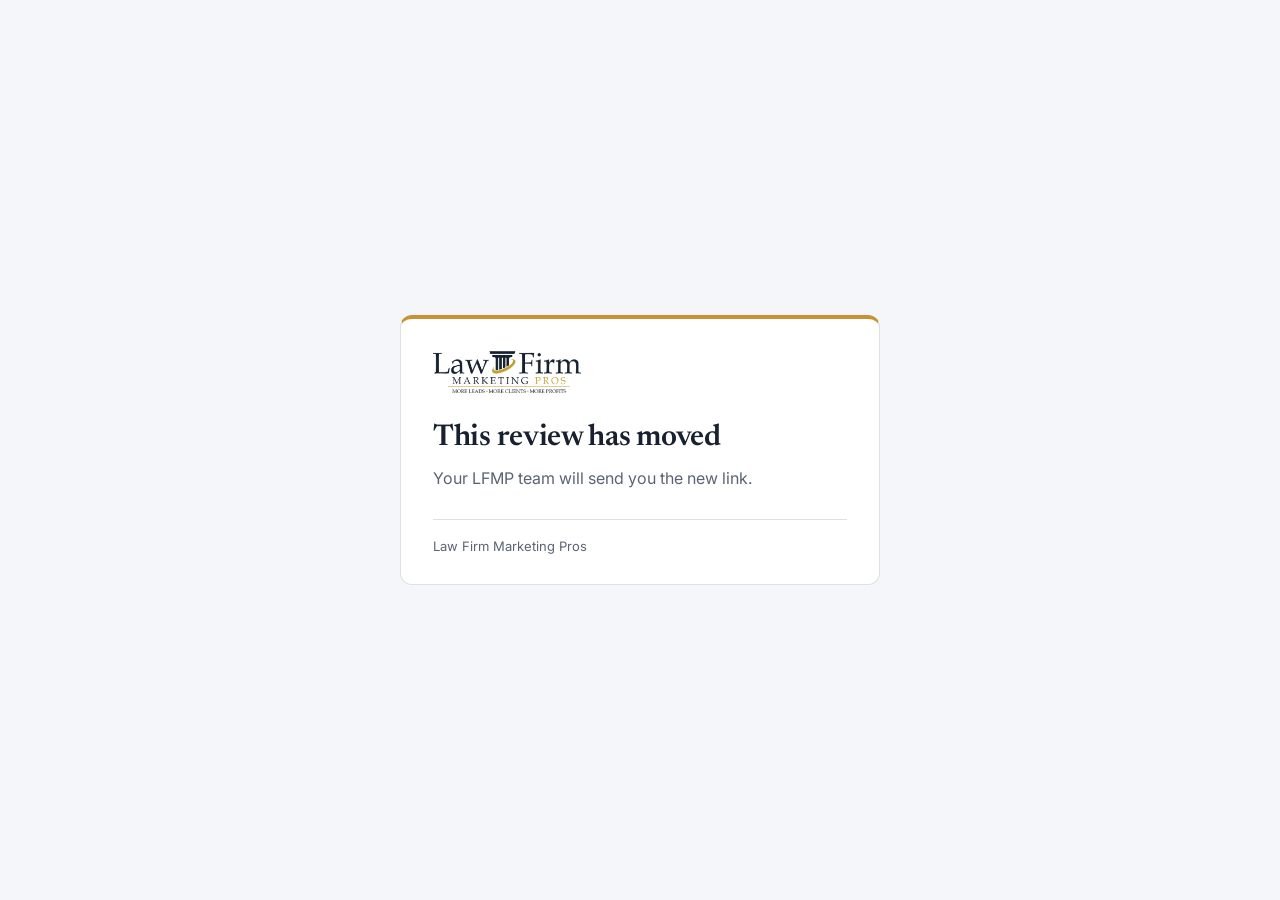
<file: index.html>
<!doctype html>
<html lang="en" class="checking">
<head>
<meta charset="utf-8">
<meta name="viewport" content="width=device-width,initial-scale=1,viewport-fit=cover">
<meta name="robots" content="noindex,nofollow">
<meta name="referrer" content="no-referrer">
<script>try{var t=localStorage.getItem("ar-theme");if(t==="light"||t==="dark")document.documentElement.setAttribute("data-theme",t)}catch(e){}</script>
<title>This review has moved · Law Firm Marketing Pros</title>
<!--
  The classic review page (index.html?c=<code>) was retired on 17 Nov 2026. This page never loads review content
  (no data/<code>.json). It only checks whether the client has the new pages, without downloading them:
  - the client has a plan page (plans/<code>.html or data/<code>.plan.json) → Link A, keeping any #hash
  - only a review page (data/<code>.messages.json) → Link B, keeping any #hash
  - otherwise → "This review has moved" (shown below)
  - a removed package (data/<code>.removed.json) → "This review isn't available". That small marker holds only the code,
    the date and the package's agency (LFMP or WPP, with WPP's logo), never review content or names.
  The team edits wording in the Review admin (team site, Google sign-in); this public page has no admin mode.
-->
<link rel="preconnect" href="https://fonts.googleapis.com">
<link rel="stylesheet" href="https://fonts.googleapis.com/css2?family=Inter:wght@400;500;600&family=Newsreader:opsz,wght@6..72,600&display=swap">
<style>
:root{
  --bg:#f4f6f9; --surface:#ffffff; --fg:#18212f; --muted:#5a6474; --line:#dce1e8; --gold:#c99232;
  --display:"Newsreader", Georgia, "Times New Roman", serif;
  --body:"Inter", system-ui, -apple-system, "Segoe UI", sans-serif;
  color-scheme:light;
}
@media (prefers-color-scheme: dark){:root:not([data-theme="light"]){
  --bg:#11161e; --surface:#19202b; --fg:#e7ebf1; --muted:#9ba5b4; --line:#2c3543; --gold:#dcae55; color-scheme:dark}}
:root[data-theme="dark"]{
  --bg:#11161e; --surface:#19202b; --fg:#e7ebf1; --muted:#9ba5b4; --line:#2c3543; --gold:#dcae55; color-scheme:dark}
*{box-sizing:border-box}
html,body{margin:0}
body{min-height:100vh;min-height:100dvh;background:var(--bg);color:var(--fg);font:16px/1.55 var(--body);display:flex;align-items:center;justify-content:center;
  padding:24px max(16px,env(safe-area-inset-right,0px)) 24px max(16px,env(safe-area-inset-left,0px))}
.checking .card{visibility:hidden}
.card{width:100%;max-width:480px;background:var(--surface);border:1px solid var(--line);border-top:4px solid var(--gold);border-radius:12px;padding:32px 32px 28px}
.logo-mask{display:block;-webkit-mask-repeat:no-repeat;mask-repeat:no-repeat;-webkit-mask-size:contain;mask-size:contain}
.lfmp-logo{position:relative;width:148px;height:42px}
.lfmp-logo i{position:absolute;inset:0}
.lfmp-logo .ink{background:var(--fg);-webkit-mask-image:url([data-uri]);mask-image:url([data-uri])}
.lfmp-logo .gold{background:#bfa232;-webkit-mask-image:url([data-uri]);mask-image:url([data-uri])}
.lfmp-logo{margin-bottom:28px}
/* a removed WPP package: the agency's logo (from the marker), brand colour in light mode, white in dark */
.agency-logo{display:block;margin-bottom:28px;background:var(--agency-ink,var(--fg));-webkit-mask-repeat:no-repeat;mask-repeat:no-repeat;-webkit-mask-size:contain;mask-size:contain;-webkit-mask-position:left center;mask-position:left center}
/* v1.16.0: the agency's REAL logo (WPP, option B): full colour in light mode, the dark-mode version (only "WEB" white) in dark; no chip */
.agency-pair{display:block;margin-bottom:28px}
.agency-img{display:block;height:44px;width:auto}
.agency-img.dk{display:none}
@media (prefers-color-scheme: dark){:root:not([data-theme="light"]) .agency-img.lt{display:none}:root:not([data-theme="light"]) .agency-img.dk{display:block}}
:root[data-theme="dark"] .agency-img.lt{display:none}:root[data-theme="dark"] .agency-img.dk{display:block}
:root[data-theme="light"] .agency-img.lt{display:block}:root[data-theme="light"] .agency-img.dk{display:none}
.agency-word{display:block;margin-bottom:28px;font:600 17px/1.2 var(--body);color:var(--fg)}
@media (prefers-color-scheme: dark){:root:not([data-theme="light"]) .agency-logo{background:#ffffff}}
:root[data-theme="dark"] .agency-logo{background:#ffffff}
h1{font:600 30px/1.15 var(--display);letter-spacing:-.01em;margin:0 0 10px;text-wrap:balance}
p{margin:0;color:var(--muted);font-size:16px}
.foot{margin-top:28px;padding-top:16px;border-top:1px solid var(--line);font-size:13px;color:var(--muted)}
@media (max-width:420px){.card{padding:26px 22px 22px}h1{font-size:26px}}
</style>
<script>
(function(){
  var code = (new URLSearchParams(location.search).get("c") || "").toLowerCase().replace(/[^a-z0-9-]/g, "");
  var show = function(){ document.documentElement.classList.remove("checking"); };
  if (!code){ show(); return; }
  var e = encodeURIComponent(code);
  var AGENCIES = { LFMP: "Law Firm Marketing Pros", WPP: "Web Promotion Partners" };
  var removed = function(m){
    var ag = String(m.agency || "LFMP").toUpperCase(); if (!AGENCIES[ag]) ag = "LFMP";
    var name = AGENCIES[ag], h = document.getElementById("h");
    if (h){ h.textContent = "This review isn't available"; h.nextElementSibling.textContent = "Your " + ag + " team will be in touch."; }
    var foot = document.querySelector(".foot"); if (foot) foot.textContent = name;
    document.title = "This review isn't available · " + name;
    if (ag !== "LFMP"){
      var logo = document.querySelector(".card > .lfmp-logo"), L = m.agencyLogo || {}, el = document.createElement("span");
      el.setAttribute("role", "img"); el.setAttribute("aria-label", name);
      if (/^data:image\/png;base64,[A-Za-z0-9+\/=]+$/.test(L.logoLight || "")){
        // v1.16.0: the real logo, light / dark pair (WPP option B)
        el.className = "agency-pair"; el.removeAttribute("role"); el.removeAttribute("aria-label");
        ["lt", "dk"].forEach(function(k){ var i = document.createElement("img"); i.className = "agency-img " + k; i.alt = name;
          i.src = k === "dk" && /^data:image\/png;base64,[A-Za-z0-9+\/=]+$/.test(L.logoDark || "") ? L.logoDark : L.logoLight; el.appendChild(i); });
      } else if (/^data:image\/png;base64,[A-Za-z0-9+\/=]+$/.test(L.logoMask || "")){
        el.className = "agency-logo";
        el.style.width = (+L.logoWidth || 112) + "px"; el.style.height = (+L.logoHeight || 44) + "px";
        el.style.webkitMaskImage = el.style.maskImage = "url(" + L.logoMask + ")";
        if (/^#[0-9a-f]{3,8}$/i.test(L.color || "")) el.style.setProperty("--agency-ink", L.color);
      } else { el.className = "agency-word"; el.textContent = name; }
      if (logo) logo.replaceWith(el);
    }
  };
  // HEAD only: checks the file is there without downloading it.
  var has = function(u){ return fetch(u + "?t=" + Date.now(), {method: "HEAD", cache: "no-store"}).then(function(r){ return r.ok; }, function(){ return false; }); };
  var timer = setTimeout(show, 6000);   // a very slow network still sees the message
  has("plans/" + e + ".html").then(function(ok){
    if (ok) return "plans/" + e + ".html";
    return has("data/" + e + ".plan.json").then(function(ok){
      if (ok) return "plan.html?c=" + e;
      return has("data/" + e + ".messages.json").then(function(ok){ return ok ? "messages.html?c=" + e : null; });
    });
  }).then(function(to){
    if (to){ location.replace(to + location.hash); return; }
    // Removed by the team: data/<code>.removed.json is a small marker (code, date, agency: no review content, no names).
    // It is read for the agency only: a WPP package says "Your WPP team" with the WPP logo; LFMP otherwise.
    return fetch("data/" + e + ".removed.json?t=" + Date.now(), {cache: "no-store"}).then(function(r){ return r.ok ? r.json() : null; }).catch(function(){ return null; }).then(function(gone){
      if (gone && gone.removed === true) removed(gone);
      clearTimeout(timer); show();
    });
  });
})();
</script>
</head>
<body>
<main class="card" aria-labelledby="h">
  <span class="logo-mask lfmp-logo" role="img" aria-label="Law Firm Marketing Pros"><i class="logo-mask ink"></i><i class="logo-mask gold"></i></span>
  <h1 id="h">This review has moved</h1>
  <p>Your LFMP team will send you the new link.</p>
  <p class="foot">Law Firm Marketing Pros</p>
</main>
<noscript><style>.checking .card{visibility:visible}</style></noscript>
</body>
</html>
</file>
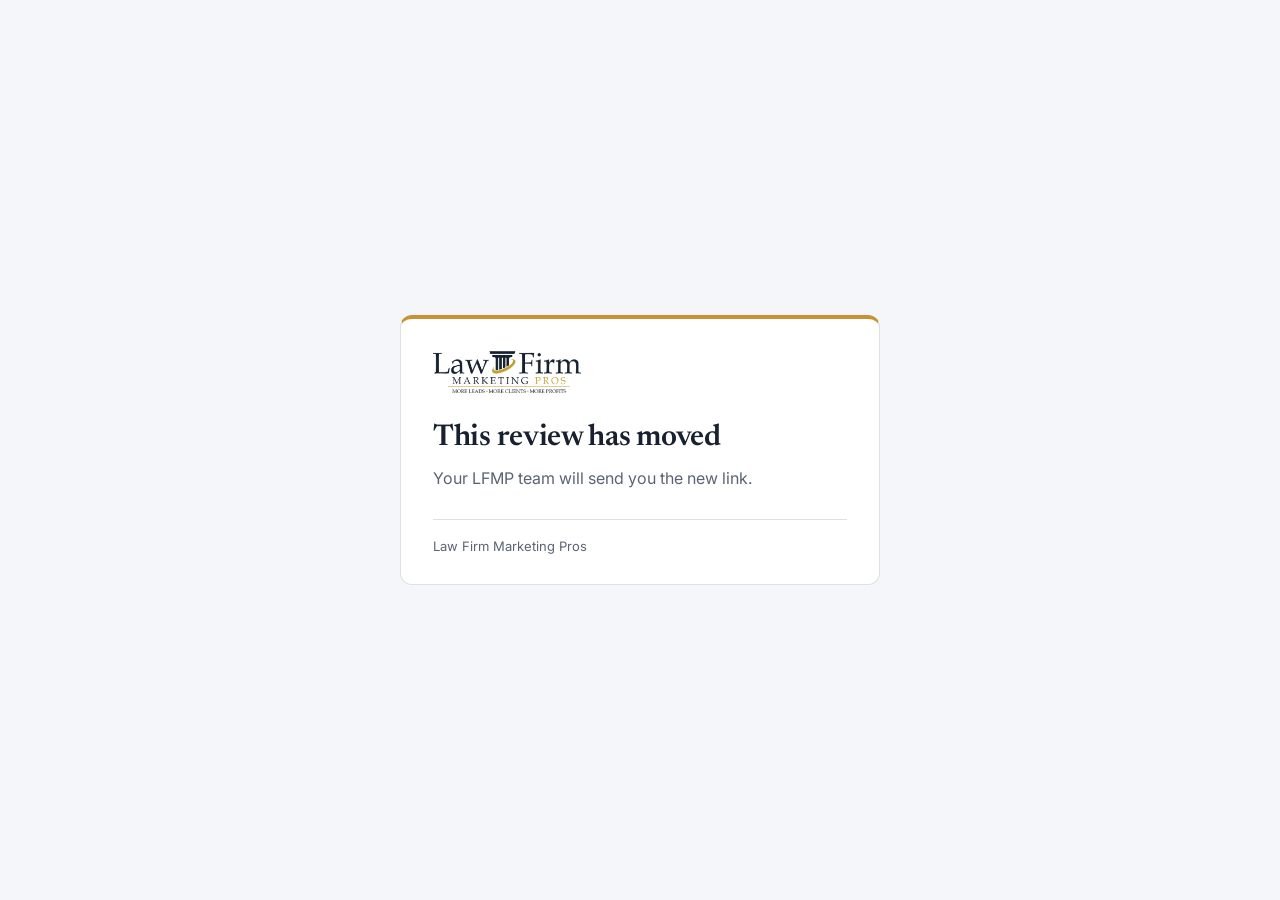
<file: preview/index.html>
<!doctype html>
<html lang="en">
<head>
<meta charset="utf-8">
<meta name="viewport" content="width=device-width,initial-scale=1,viewport-fit=cover">
<meta name="robots" content="noindex,nofollow">
<meta name="referrer" content="no-referrer">
<script>try{var t=localStorage.getItem("ar-theme");if(t==="light"||t==="dark")document.documentElement.setAttribute("data-theme",t)}catch(e){}</script>
<title>This review has moved · Law Firm Marketing Pros</title>
<!--
  /automation-review/preview/ (retired 17 Nov 2026): it was a public copy of the classic review page with one client's
  data. That copy is in the LFMP workspace archive/ folder. This page only shows "This review has moved"; it loads nothing.
-->
<link rel="preconnect" href="https://fonts.googleapis.com">
<link rel="stylesheet" href="https://fonts.googleapis.com/css2?family=Inter:wght@400;500;600&family=Newsreader:opsz,wght@6..72,600&display=swap">
<style>
:root{
  --bg:#f4f6f9; --surface:#ffffff; --fg:#18212f; --muted:#5a6474; --line:#dce1e8; --gold:#c99232;
  --display:"Newsreader", Georgia, "Times New Roman", serif;
  --body:"Inter", system-ui, -apple-system, "Segoe UI", sans-serif;
  color-scheme:light;
}
@media (prefers-color-scheme: dark){:root:not([data-theme="light"]){
  --bg:#11161e; --surface:#19202b; --fg:#e7ebf1; --muted:#9ba5b4; --line:#2c3543; --gold:#dcae55; color-scheme:dark}}
:root[data-theme="dark"]{
  --bg:#11161e; --surface:#19202b; --fg:#e7ebf1; --muted:#9ba5b4; --line:#2c3543; --gold:#dcae55; color-scheme:dark}
*{box-sizing:border-box}
html,body{margin:0}
body{min-height:100vh;min-height:100dvh;background:var(--bg);color:var(--fg);font:16px/1.55 var(--body);display:flex;align-items:center;justify-content:center;
  padding:24px max(16px,env(safe-area-inset-right,0px)) 24px max(16px,env(safe-area-inset-left,0px))}
.checking .card{visibility:hidden}
.card{width:100%;max-width:480px;background:var(--surface);border:1px solid var(--line);border-top:4px solid var(--gold);border-radius:12px;padding:32px 32px 28px}
.logo-mask{display:block;-webkit-mask-repeat:no-repeat;mask-repeat:no-repeat;-webkit-mask-size:contain;mask-size:contain}
.lfmp-logo{position:relative;width:148px;height:42px}
.lfmp-logo i{position:absolute;inset:0}
.lfmp-logo .ink{background:var(--fg);-webkit-mask-image:url([data-uri]);mask-image:url([data-uri])}
.lfmp-logo .gold{background:#bfa232;-webkit-mask-image:url([data-uri]);mask-image:url([data-uri])}
.lfmp-logo{margin-bottom:28px}
h1{font:600 30px/1.15 var(--display);letter-spacing:-.01em;margin:0 0 10px;text-wrap:balance}
p{margin:0;color:var(--muted);font-size:16px}
.foot{margin-top:28px;padding-top:16px;border-top:1px solid var(--line);font-size:13px;color:var(--muted)}
@media (max-width:420px){.card{padding:26px 22px 22px}h1{font-size:26px}}
</style>
</head>
<body>
<main class="card" aria-labelledby="h">
  <span class="logo-mask lfmp-logo" role="img" aria-label="Law Firm Marketing Pros"><i class="logo-mask ink"></i><i class="logo-mask gold"></i></span>
  <h1 id="h">This review has moved</h1>
  <p>Your LFMP team will send you the new link.</p>
  <p class="foot">Law Firm Marketing Pros</p>
</main>
</body>
</html>
</file>
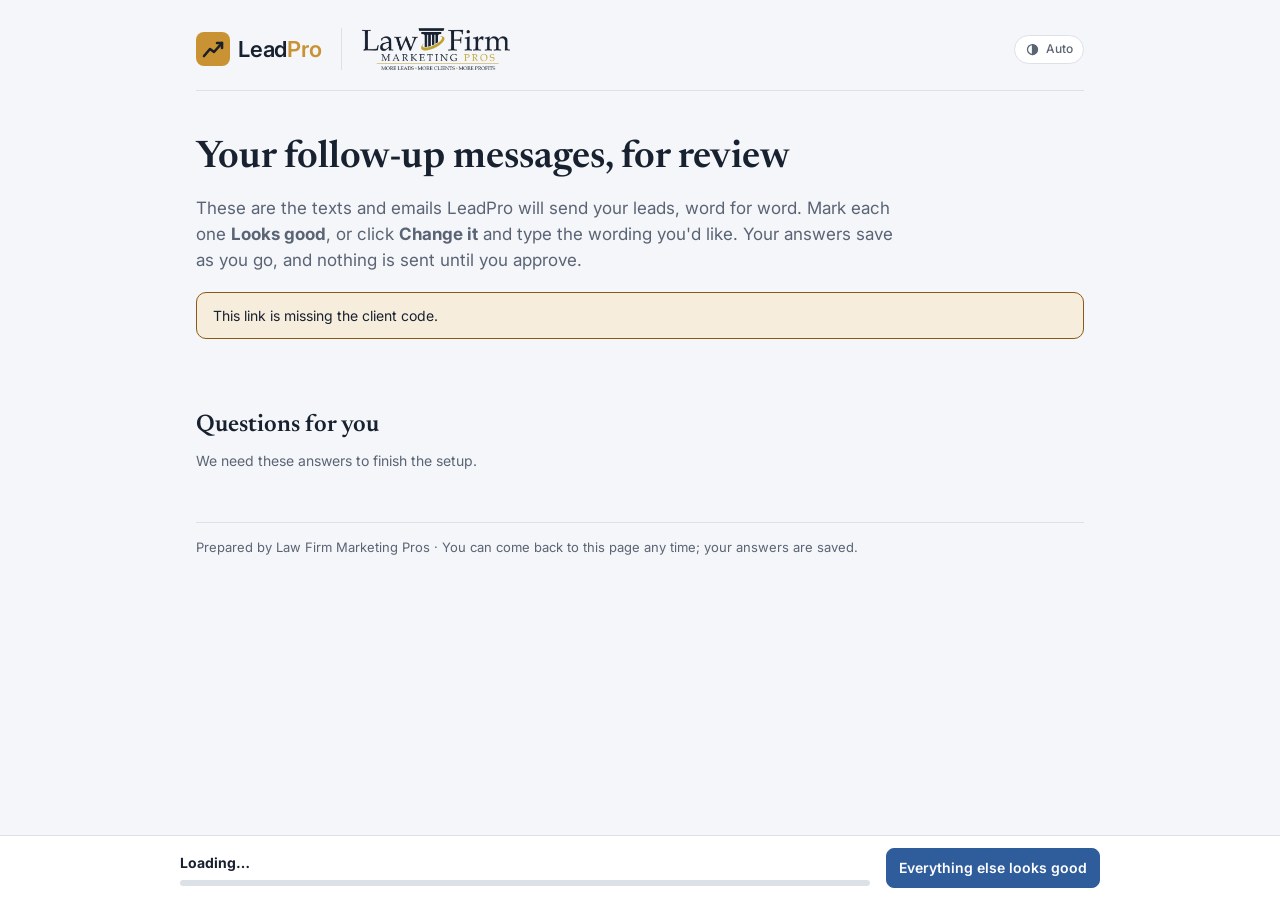
<file: messages.html>
<!doctype html>
<html lang="en">
<head>
<meta charset="utf-8">
<meta name="viewport" content="width=device-width,initial-scale=1,viewport-fit=cover">
<meta name="robots" content="noindex">
<script>try{var t=localStorage.getItem("ar-theme");if(t==="light"||t==="dark")document.documentElement.setAttribute("data-theme",t)}catch(e){}</script>
<title>Message review</title>
<link rel="preconnect" href="https://fonts.googleapis.com">
<link rel="stylesheet" href="https://fonts.googleapis.com/css2?family=Inter:wght@400;500;600&family=Newsreader:opsz,wght@6..72,600&display=swap">
<style>
/* Layout: one reading column; each message is a row (when | wording | actions); questions below; a fixed progress bar at the bottom */
:root{
  --bg:#f4f6f9; --surface:#ffffff; --fg:#18212f; --muted:#5a6474; --line:#dce1e8;
  --accent:#2f5d9b; --accent-soft:#e4ecf7; --on-accent:#ffffff;
  --team:#8a5a14; --team-soft:#f6eddd; --ok:#2e7d4f; --ok-soft:#e3f2e8; --ok-line:#b9dcc6;
  --prog:#5b3fa0; --prog-soft:#efe9fb; --req-bg:#fffaf2; --upd-bg:#f7f9ff; --danger:#a23b3b;
  --logo-bg:#ffffff; --gold:#c99232; --gold-ink:#1b1f27; --client:var(--client-light, #18212f);
  --display:"Newsreader", Georgia, "Times New Roman", serif;
  --body:"Inter", system-ui, -apple-system, "Segoe UI", sans-serif;
}
@media (prefers-color-scheme: dark){:root:not([data-theme="light"]){
  --bg:#11161e; --surface:#19202b; --fg:#e7ebf1; --muted:#9ba5b4; --line:#2c3543;
  --accent:#7fa8e0; --accent-soft:#1d2a3d; --on-accent:#0f1622;
  --team:#e0b06a; --team-soft:#3a2d18; --ok:#72c495; --ok-soft:#183324; --ok-line:#2f5a40;
  --prog:#b9a3ee; --prog-soft:#2a2340; --req-bg:#1f1c16; --upd-bg:#18202e; --danger:#e48c8c;
  --logo-bg:#f4f6f9; --gold:#dcae55; --gold-ink:#141820; --client:var(--fg); color-scheme:dark}}
:root[data-theme="dark"]{
  --bg:#11161e; --surface:#19202b; --fg:#e7ebf1; --muted:#9ba5b4; --line:#2c3543;
  --accent:#7fa8e0; --accent-soft:#1d2a3d; --on-accent:#0f1622;
  --team:#e0b06a; --team-soft:#3a2d18; --ok:#72c495; --ok-soft:#183324; --ok-line:#2f5a40;
  --prog:#b9a3ee; --prog-soft:#2a2340; --req-bg:#1f1c16; --upd-bg:#18202e; --danger:#e48c8c;
  --logo-bg:#f4f6f9; --gold:#dcae55; --gold-ink:#141820; --client:var(--fg); color-scheme:dark}
*{box-sizing:border-box}
body{margin:0;background:var(--bg);color:var(--fg);font:15px/1.55 var(--body)}
.wrap{max-width:920px;margin:0 auto;padding-block:28px 140px;padding-left:max(16px,env(safe-area-inset-left,0px));padding-right:max(16px,env(safe-area-inset-right,0px));display:flex;flex-direction:column;gap:36px}
.brands{display:flex;flex-wrap:wrap;align-items:center;gap:12px 20px;padding-bottom:20px;border-bottom:1px solid var(--line)}
.brand{display:flex;align-items:center;gap:8px;min-width:0}
.brand + .brand{padding-left:20px;border-left:1px solid var(--line)}
.lp-word{font:600 22px/1 var(--body);letter-spacing:-.01em;color:var(--fg)}
.lp-word span{color:var(--gold)}
.logo-mask{display:block;-webkit-mask-repeat:no-repeat;mask-repeat:no-repeat;-webkit-mask-size:contain;mask-size:contain}
.lfmp-logo{position:relative;width:148px;height:42px}
.lfmp-logo i{position:absolute;inset:0}
.lfmp-logo .ink{background:var(--fg);-webkit-mask-image:url([data-uri]);mask-image:url([data-uri])}
.lfmp-logo .gold{background:#bfa232;-webkit-mask-image:url([data-uri]);mask-image:url([data-uri])}
.client-logo{display:block;background:var(--client);-webkit-mask-repeat:no-repeat;mask-repeat:no-repeat;-webkit-mask-size:contain;mask-size:contain;-webkit-mask-position:left center;mask-position:left center}
.client-img{display:block;height:34px;width:auto;max-width:220px;object-fit:contain}   /* the client logo (brand.logo), in the name's place */
@media (prefers-color-scheme: dark){:root:not([data-theme="light"]) .client-img{background:#ffffff;padding:6px 10px;border-radius:8px;box-sizing:content-box}}
:root[data-theme="dark"] .client-img{background:#ffffff;padding:6px 10px;border-radius:8px;box-sizing:content-box}
.firm-word{font:600 19px/1.2 var(--display);color:var(--fg)}
.eyebrow{font-size:12px;letter-spacing:.08em;text-transform:uppercase;color:var(--muted);font-weight:600}
h1{font:600 clamp(28px,5vw,38px)/1.15 var(--display);margin:6px 0 10px;text-wrap:balance}
h2{font:600 24px/1.2 var(--display);margin:0;text-wrap:balance}
h3{font-size:15px;margin:0}
p{margin:0}
.lead{color:var(--muted);font-size:17px;max-width:64ch}
header{display:flex;flex-direction:column;gap:4px}
.notice{border:1px solid var(--line);background:var(--surface);border-radius:10px;padding:12px 16px;font-size:14px;display:flex;gap:10px;align-items:flex-start;margin-top:14px}
.notice b{font-weight:600}
.notice.warn{border-color:var(--team);background:var(--team-soft);color:var(--fg)}
.who{display:flex;align-items:center;gap:10px;font-size:14px;color:var(--muted);margin-top:14px}
.who img{width:28px;height:28px;border-radius:50%}
.teambar{background:var(--surface);border:1px dashed var(--accent);border-radius:10px;padding:12px 16px;display:flex;flex-wrap:wrap;gap:10px 16px;align-items:center;font-size:14px}
.teambar .t{font-weight:600;color:var(--accent)}
section{display:flex;flex-direction:column;gap:10px}
/* message groups: clear space above each group heading, a little more under the heading/sub-line */
#sections{display:flex;flex-direction:column;gap:44px}
#sections .list{margin-top:6px}
.sub{color:var(--muted);font-size:14px;margin-bottom:4px}
.list{background:var(--surface);border:1px solid var(--line);border-radius:10px;overflow:hidden}
.msg{display:grid;grid-template-columns:130px minmax(0,1fr) 160px;gap:18px;padding:16px 18px;border-top:1px solid var(--line)}
.msg:first-child{border-top:0}
.msg.is-ok{background:color-mix(in srgb,var(--ok-soft) 35%,var(--surface))}
.msg.is-req,.msg.is-prog{background:var(--req-bg)}
.msg.is-upd{background:var(--upd-bg);box-shadow:inset 3px 0 0 var(--accent)}
.when{font-size:13px;color:var(--muted);display:flex;flex-direction:column;gap:6px;align-items:flex-start;font-variant-numeric:tabular-nums}
.kind{font-size:12px;font-weight:600;padding:1px 8px;border-radius:999px;background:var(--accent-soft);color:var(--accent)}
.kind.alert{background:var(--team-soft);color:var(--team)}
.kind.letter,.kind.video{background:var(--prog-soft);color:var(--prog)}   /* v1.19.1: a letter or video script the client's team sends by hand */
.body{display:flex;flex-direction:column;gap:8px;min-width:0;overflow-wrap:anywhere}
.subj{font-weight:600}
.field{color:var(--accent);font-weight:600}
.blank{color:var(--team);background:var(--team-soft);border:1px dashed var(--team);border-radius:4px;padding:0 4px;font-weight:600;white-space:nowrap}
/* v1.16.0: the agency's REAL logo (WPP, option B): full colour in light mode, the dark-mode version (only "WEB" white) in dark; no chip */
.agency-img{display:block;height:44px;width:auto}
.agency-img.dk{display:none}
@media (prefers-color-scheme: dark){:root:not([data-theme="light"]) .agency-img.lt{display:none}:root:not([data-theme="light"]) .agency-img.dk{display:block}}
:root[data-theme="dark"] .agency-img.lt{display:none}:root[data-theme="dark"] .agency-img.dk{display:block}
:root[data-theme="light"] .agency-img.lt{display:block}:root[data-theme="light"] .agency-img.dk{display:none}
.agency-word{font:600 17px/1.2 var(--body);color:var(--fg)}
.agency-logo{display:block;background:var(--agency-ink,var(--fg));-webkit-mask-repeat:no-repeat;mask-repeat:no-repeat;-webkit-mask-size:contain;mask-size:contain;-webkit-mask-position:left center;mask-position:left center}
@media (prefers-color-scheme: dark){:root:not([data-theme="light"]) .agency-logo{background:#ffffff}}
:root[data-theme="dark"] .agency-logo{background:#ffffff}
.themebtn{margin-left:auto;display:inline-flex;align-items:center;gap:6px;border:1px solid var(--line);background:var(--surface);color:var(--muted);border-radius:999px;padding:6px 10px;font:500 12px/1 var(--body);cursor:pointer}
.themebtn:hover{color:var(--fg)}
.themebtn:focus-visible{outline:2px solid var(--accent);outline-offset:2px}
.themebtn svg{width:15px;height:15px}
.was{color:var(--muted);text-decoration:line-through;font-size:14px}
.acts{display:flex;flex-direction:column;gap:8px;align-self:start}
button{font:inherit;font-weight:600;font-size:14px;border-radius:8px;padding:8px 12px;cursor:pointer;border:1px solid var(--line);background:var(--surface);color:var(--fg)}
button:focus-visible,input:focus-visible,textarea:focus-visible{outline:2px solid var(--accent);outline-offset:2px}
button:disabled{opacity:.55;cursor:default}
button.ok{border-color:var(--ok-line);color:var(--ok)}
button.ed{color:var(--accent)}
button.primary{background:var(--accent);border-color:var(--accent);color:var(--on-accent)}
button.ghost{background:transparent}
button.link{border:0;background:none;color:var(--muted);font-weight:500;padding:2px;font-size:13px;text-decoration:underline;text-underline-offset:2px}
button.danger{color:var(--danger);border-color:var(--danger)}
.st{display:block;text-align:center;font-weight:600;font-size:14px;padding:8px 12px;border-radius:8px}
.st.ok{background:var(--ok-soft);color:var(--ok)}
.st.req{background:var(--team-soft);color:var(--team)}
.st.prog{background:var(--prog-soft);color:var(--prog)}
.st.upd{background:var(--accent-soft);color:var(--accent)}
.box{border-top:1px dashed var(--line);padding-top:10px;display:flex;flex-direction:column;gap:4px}
.lbl{font-size:12px;font-weight:600;color:var(--muted);text-transform:uppercase;letter-spacing:.05em}
.mut{color:var(--muted)}
.reply{background:var(--accent-soft);border-radius:8px;padding:10px 12px;display:flex;flex-direction:column;gap:4px}
.editor{display:flex;flex-direction:column;gap:6px;border-top:1px dashed var(--line);padding-top:10px;margin-top:4px}
.editor label{font-size:13px;font-weight:600}
.opt{color:var(--muted);font-weight:400}
input,textarea{font:inherit;border:1px solid var(--line);border-radius:8px;padding:9px 11px;background:var(--surface);color:var(--fg);width:100%}
textarea{resize:vertical}
.row{display:flex;flex-wrap:wrap;gap:8px;margin-top:4px}
.team{border:1px dashed var(--accent);border-radius:8px;padding:10px 12px;display:flex;flex-direction:column;gap:6px;margin-top:4px}
.team .lbl{color:var(--accent)}
.qs{display:flex;flex-direction:column;gap:10px}
.q{background:var(--surface);border:1px solid var(--line);border-radius:10px;padding:16px 18px;display:flex;flex-direction:column;gap:10px}
.q.is-ok{border-color:var(--ok-line)}
.qh{display:flex;gap:12px;align-items:flex-start}
.qh>div{flex:1;min-width:0}
.n{flex:0 0 26px;height:26px;border-radius:50%;background:var(--accent-soft);color:var(--accent);font-weight:600;font-size:13px;display:grid;place-items:center}
.why{font-size:14px;color:var(--muted)}
.chip{display:inline-flex;gap:6px;background:var(--ok-soft);color:var(--ok);font-weight:600;font-size:13px;padding:3px 10px;border-radius:999px;white-space:nowrap}
.opts{display:flex;flex-wrap:wrap;gap:8px;padding-left:38px}
button.opt{font-weight:500}
button.opt[aria-pressed="true"]{background:var(--accent);border-color:var(--accent);color:var(--on-accent)}
.qin{display:flex;gap:8px;padding-left:38px}
.qmeta{padding-left:38px;font-size:13px;color:var(--muted)}
.bar{position:fixed;left:0;right:0;bottom:0;background:var(--surface);border-top:1px solid var(--line);padding-top:12px;padding-bottom:calc(12px + env(safe-area-inset-bottom,0px));padding-left:max(16px,env(safe-area-inset-left,0px));padding-right:max(16px,env(safe-area-inset-right,0px));z-index:5}
.bar .in{max-width:920px;margin:0 auto;display:flex;align-items:center;gap:16px}
.prog{flex:1;min-width:0}
.prog b{font-size:14px}
.track{height:6px;background:var(--line);border-radius:6px;margin-top:6px;overflow:hidden}
.track i{display:block;height:100%;width:0;background:var(--ok);transition:width .3s}
.subs-f{display:flex;flex-wrap:wrap;gap:8px}   /* v1.20.0: Submissions section ("showSubmissions": true) */
.subs-f button[aria-pressed="true"]{background:var(--accent);border-color:var(--accent);color:var(--on-accent)}
.subrow{display:grid;grid-template-columns:130px minmax(0,1fr) 170px;gap:18px;padding:14px 18px;border-top:1px solid var(--line)}
.subrow:first-child{border-top:0}
.subrow .what{display:flex;flex-direction:column;gap:6px;min-width:0;overflow-wrap:anywhere}
.subrow .what p{font-size:14px}
.subrow .what .kind{align-self:flex-start}
button.goto{border:0;background:none;padding:0;font:inherit;font-weight:600;color:var(--fg);text-align:left;cursor:pointer;text-decoration:underline;text-decoration-color:var(--line);text-underline-offset:3px}
button.goto:hover{text-decoration-color:var(--accent)}
.flash{animation:flash 1.6s ease-out}
@keyframes flash{0%{box-shadow:inset 0 0 0 3px var(--accent)}100%{box-shadow:inset 0 0 0 3px transparent}}
@media (prefers-reduced-motion:reduce){.flash{animation:none}}
@media (max-width:700px){.subrow{grid-template-columns:minmax(0,1fr);gap:8px}}
.toast{position:fixed;top:calc(16px + env(safe-area-inset-top,0px));left:50%;transform:translateX(-50%);background:var(--fg);color:var(--bg);padding:10px 16px;border-radius:8px;font-weight:600;font-size:14px;box-shadow:0 6px 20px rgba(0,0,0,.2);z-index:20;max-width:calc(100% - 32px)}
footer{font-size:13px;color:var(--muted);border-top:1px solid var(--line);padding-top:14px}
footer a{color:var(--accent)}
[hidden]{display:none!important}
@media (prefers-reduced-motion:reduce){.track i{transition:none}}
@media (max-width:700px){
  #sections{gap:32px}
  .msg{grid-template-columns:minmax(0,1fr);gap:10px}
  .when{flex-direction:row;align-items:center}
  .acts{flex-direction:row;flex-wrap:wrap}
  .acts>*{flex:1 1 auto}
  .opts,.qin,.qmeta{padding-left:0}
  .brand + .brand{padding-left:0;border-left:0}
  .prog .lg{display:none}
  .bar button{font-size:13px;padding:8px 10px}
}
@media (min-width:701px){.prog .sm{display:none}}
</style>
</head>
<body>
<div class="wrap">
  <div class="brands" id="brands" aria-label="LeadPro and Law Firm Marketing Pros">
    <div class="brand">
      <svg width="34" height="34" viewBox="0 0 34 34" aria-hidden="true"><rect width="34" height="34" rx="8" style="fill:var(--gold)"></rect><path d="M8 24 L14 17 L18 20 L26 11" style="fill:none;stroke:var(--gold-ink);stroke-width:2.6;stroke-linecap:round;stroke-linejoin:round"></path><path d="M21 11 H26 V16" style="fill:none;stroke:var(--gold-ink);stroke-width:2.6;stroke-linecap:round;stroke-linejoin:round"></path></svg>
      <span class="lp-word">Lead<span>Pro</span></span>
    </div>
    <div class="brand" id="agency-brand"><span class="logo-mask lfmp-logo" role="img" aria-label="Law Firm Marketing Pros"><i class="logo-mask ink"></i><i class="logo-mask gold"></i></span></div>
    <div class="brand" id="client-brand" hidden></div>
    <button type="button" class="themebtn" id="theme-btn" title="Switch between automatic, light and dark"></button>
  </div>
  <header>
    <span class="eyebrow" id="eyebrow"></span>
    <h1 id="page-h1">Your follow-up messages, for review</h1>
    <p class="lead" id="page-lead">These are the texts and emails LeadPro will send your leads, word for word. Mark each one <b>Looks good</b>, or click <b>Change it</b> and type the wording you'd like. Your answers save as you go, and nothing is sent until you approve.</p>
    <div id="notice" class="notice" hidden></div>
  </header>
  <div id="sections"></div>
  <section>
    <h2>Questions for you</h2>
    <p class="sub">We need these answers to finish the setup.</p>
    <div id="qs" class="qs"></div>
  </section>
  <section id="subs-sec" hidden>
    <h2>Submissions</h2>
    <p class="sub">Everything sent from this page, newest first, with where each request stands.</p>
    <div class="subs-f" id="subs-f" role="group" aria-label="Show"></div>
    <div id="subs" class="list"></div>
  </section>
  <footer><span id="footer-text">Prepared by Law Firm Marketing Pros · You can come back to this page any time; your answers are saved.</span> <a id="plan-link" href="#" hidden>See how it all works on your plan page</a></footer>
</div>
<div class="bar"><div class="in">
  <div class="prog"><b class="lg" id="prog-lg">Loading…</b><b class="sm" id="prog-sm">Loading…</b><div class="track"><i id="track"></i></div></div>
  <button class="primary" id="approve-rest" type="button">Everything else looks good</button>
</div></div>
<div id="toast" class="toast" role="status" hidden></div>
<script src="config.js"></script>
<script>
(function(){
"use strict";
/* Message review page (custom layout). Content: data/<client>.messages.json. Versions: data/<client>.json.
   Saves to the same Google Sheet as the main review page (config.js saveUrl), so everything shows in the admin Submissions tab. */
const CFG = window.REVIEW_CONFIG || {};
const params = new URLSearchParams(location.search);
const DEMO = params.has("demo");
const SAVE_URL = DEMO ? "" : (CFG.saveUrl || "").trim();
const clientKey = (params.get("c") || CFG.client || "").replace(/[^a-z0-9-]/gi, "");
const ST = { REQ: "Changes Requested", PROG: "In Progress", UPD: "Updated — Ready for Review", OK: "Approved" };
const $ = s => document.querySelector(s);
const docId = id => String(id).replace(/[^A-Za-z0-9_-]/g, "_");
let C = null, MSGS = [], byId = {}, versions = {}, edits = {}, editAt = {}, rows = [];
const state = { reviews:{}, answers:{}, loaded:false, failed:false };
const ui = { open:null, picks:{}, busy:false, bulk:null, dirty:new Set(), subsF:"all" };

function esc(s){ return String(s ?? "").replace(/[&<>"']/g, c => ({"&":"&amp;","<":"&lt;",">":"&gt;",'"':"&quot;","'":"&#39;"}[c])); }
// [Merge field] = blue, filled in for each lead. A name listed in the messages file's "blanks" = amber, still to fill in.
let BLANKS = new Set();
function chips(s){ return esc(s).replace(/\[([^\]]+)\]/g, (m, k) => BLANKS.has(k) ? '<span class="blank" title="To fill in before go-live">[' + k + ']</span>' : '<span class="field">[' + k + ']</span>'); }
const AGENCIES = { LFMP: "Law Firm Marketing Pros", WPP: "Web Promotion Partners" };
let AGENCY_NAME = AGENCIES.LFMP;
/* Light / dark: Auto follows the device; Light or Dark is remembered in this browser. */
const THEMES = [
  ["auto", "Auto", '<circle cx="12" cy="12" r="8"/><path d="M12 4v16"/><path d="M12 4a8 8 0 0 1 0 16" fill="currentColor" stroke="none"/>'],
  ["light", "Light", '<circle cx="12" cy="12" r="4.5"/><path d="M12 2.5v2M12 19.5v2M2.5 12h2M19.5 12h2M5.2 5.2l1.4 1.4M17.4 17.4l1.4 1.4M18.8 5.2l-1.4 1.4M6.6 17.4l-1.4 1.4"/>'],
  ["dark", "Dark", '<path d="M20 13.5A8.5 8.5 0 1 1 10.5 4a7 7 0 0 0 9.5 9.5Z"/>']
];
function applyTheme(mode, save){
  if (mode === "auto") document.documentElement.removeAttribute("data-theme"); else document.documentElement.setAttribute("data-theme", mode);
  const t = THEMES.find(x => x[0] === mode) || THEMES[0], btn = document.getElementById("theme-btn");
  btn.innerHTML = '<svg viewBox="0 0 24 24" fill="none" stroke="currentColor" stroke-width="2" stroke-linecap="round" aria-hidden="true">' + t[2] + "</svg><span>" + t[1] + "</span>";
  btn.setAttribute("aria-label", "Theme: " + t[1] + ". Click to change.");
  if (save){ try { if (mode === "auto") localStorage.removeItem("ar-theme"); else localStorage.setItem("ar-theme", mode); } catch(e){} }
}
applyTheme(document.documentElement.getAttribute("data-theme") || "auto", false);
document.getElementById("theme-btn").addEventListener("click", () => {
  const now = document.documentElement.getAttribute("data-theme") || "auto";
  applyTheme(THEMES[(THEMES.findIndex(x => x[0] === now) + 1) % THEMES.length][0], true);
});
function paras(s){ return String(s).split(/\n\n+/).map(p => "<p>" + chips(p).replace(/\n/g, "<br>") + "</p>").join(""); }
function fmt(t){ try { return new Date(t).toLocaleString(undefined, {month:"short", day:"numeric", hour:"numeric", minute:"2-digit"}); } catch(e){ return ""; } }
const sameV = (a, b) => String(a) === String(b) || (a !== "" && b !== "" && Number(a) === Number(b));
const isReq = r => r && (r.action === "change" || r.action === "copy");
function normStatus(s){ s = String(s == null ? "" : s).trim(); if (!s) return ""; const k = s.toLowerCase();
  if (k === "open") return ST.REQ; if (k === "in progress") return ST.PROG; if (k === "done") return ST.UPD;
  const m = Object.values(ST).find(x => x.toLowerCase() === k); return m || (/^updated/i.test(s) ? ST.UPD : s); }
let toastT; function toast(t){ const el = $("#toast"); el.textContent = t; el.hidden = false; clearTimeout(toastT); toastT = setTimeout(() => el.hidden = true, 2600); }
function notice(html, warn){ const n = $("#notice"); n.innerHTML = html; n.hidden = false; n.classList.toggle("warn", !!warn); }
const who = () => C.reviewer || "Client";
const split = id => { const i = id.lastIndexOf("."); return {a: id.slice(0, i), s: id.slice(i + 1)}; };

/* ---------- storage: Google Sheet via Apps Script, or demo (this browser only) ---------- */
const demoKey = "ar_demo_" + clientKey;
function demoRows(){ try { return JSON.parse(localStorage.getItem(demoKey) || "[]"); } catch(e){ return []; } }
async function loadAll(){
  if (!SAVE_URL){ let c = []; try { c = JSON.parse(localStorage.getItem(demoKey + "_content") || "[]"); } catch(e){} return {rows: demoRows(), content: c}; }
  const res = await fetch(SAVE_URL + "?client=" + encodeURIComponent(clientKey) + "&t=" + Date.now(), {cache: "no-store"});
  const j = await res.json(); if (!j.ok) throw new Error(j.error || "load failed");
  return {rows: j.rows || [], content: j.content || []};
}
function demoSave(recs){
  const all = demoRows(), out = [];
  recs.forEach(rec => {
    rec = Object.assign({}, rec, {id: "demo-" + Date.now() + "-" + Math.random().toString(36).slice(2, 7), timestamp: new Date().toISOString(), status: isReq(rec) ? ST.REQ : ""});
    if (rec.action === "approve") all.forEach(r => { if (isReq(r) && r.automation === rec.automation && r.step === rec.step && sameV(r.version, rec.version) && normStatus(r.status) !== ST.OK) r.status = ST.OK; });
    all.push(rec); out.push(rec);
  });
  try { localStorage.setItem(demoKey, JSON.stringify(all)); } catch(e){}
  return out;
}
async function saveOne(rec){
  if (!SAVE_URL) return demoSave([rec])[0];
  const res = await fetch(SAVE_URL, {method: "POST", body: JSON.stringify(rec)});
  const j = await res.json(); if (!j.ok) throw new Error(j.error || "save failed"); return j.row;
}
async function saveMany(recs){ // one request (Apps Script v9 "approve_steps")
  if (!SAVE_URL) return demoSave(recs);
  const res = await fetch(SAVE_URL, {method: "POST", body: JSON.stringify({action: "approve_steps", client: clientKey, name: who(), email: "", items: recs})});
  const j = await res.json(); if (!j.ok) throw new Error(j.error || "save failed"); return j.rows || [];
}

/* ---------- LFMP wording updates made in the main dashboard ---------- */
function applyContent(content, base){
  versions = {}; edits = {}; editAt = {}; // editAt: when LFMP last edited each message's wording
  (base.automations || []).forEach(a => versions[a.id] = String(a.version || "1"));
  content.slice().sort((a, b) => String(a.timestamp).localeCompare(String(b.timestamp))).forEach(c => {
    const f = String(c.field || ""), v = c.value == null ? "" : String(c.value);
    if (f === "version"){ versions[c.automation] = v; Object.keys(edits).forEach(k => { if (k.startsWith(c.automation + ".")) delete edits[k]; }); return; }
    const m = f.match(/^step:([^:]+):(sms|body|email\.subject|email\.body)$/); if (!m) return;
    const k = c.automation + "." + m[1]; edits[k] = edits[k] || {}; edits[k][m[2]] = v; editAt[k] = String(c.timestamp);
  });
}
function updated(m){ // LFMP's updated wording, if any: {subject, text}
  const e = edits[m.id]; if (!e) return null;
  let subj = m.subject, text = m.text;
  if (e["email.subject"] != null) subj = e["email.subject"];
  if (e["email.body"] != null) text = e["email.body"];
  if (e.sms != null) text = e.sms;
  if (e.body != null){ const x = e.body.match(/^Subject:\s*(.*)\n+([\s\S]*)$/); if (x){ subj = x[1]; text = x[2]; } else text = e.body; }
  return (subj === m.subject && text === m.text) ? null : {subject: subj, text};
}

/* ---------- derive each message's state from the saved rows ---------- */
function derive(){
  state.reviews = {}; state.answers = {};
  const by = (x, y) => String(x.timestamp).localeCompare(String(y.timestamp));
  MSGS.forEach(m => {
    const {a, s} = split(m.id), v = versions[a] || "1";
    const rs = rows.filter(r => r.automation === a && r.step === s && sameV(r.version, v) && ["approve","undo","change","copy"].includes(r.action)).sort(by);
    if (!rs.length){ const u0 = updated(m); if (u0) state.reviews[docId(m.id)] = {updatedText: u0.text, updatedSubject: u0.subject, fresh: true}; return; } // LFMP edited a message the client hasn't responded to yet (or since a new version): new wording + a small "Updated" tag, still to review
    const later = r => rs.some(x => x.action === "approve" && String(x.timestamp) > String(r.timestamp));
    const reqs = rs.filter(isReq);
    const open = reqs.filter(r => [ST.REQ, ST.PROG].includes(normStatus(r.status) || ST.REQ) && !later(r));
    const u = updated(m);
    const base = u ? {updatedText: u.text, updatedSubject: u.subject} : {};
    if (open.length){ const r = open[open.length - 1];
      state.reviews[docId(m.id)] = Object.assign(base, {state: normStatus(r.status) === ST.PROG ? "prog" : "req", newText: r.new_copy || "", note: r.details || "", reply: r.lfmp_reply || "", by: r.name, at: r.timestamp}); return; }
    const last = rs[rs.length - 1];
    if (last.action === "approve" && u && (editAt[m.id] || "") > String(last.timestamp)) state.reviews[docId(m.id)] = Object.assign(base, {fresh: true}); // LFMP edited it after the client's Looks good: reopen (new wording + "Updated" tag, to review again)
    else if (last.action === "approve") state.reviews[docId(m.id)] = Object.assign(base, {state: "ok", by: last.name, at: last.timestamp});
    else if (isReq(last) && normStatus(last.status) === ST.UPD) state.reviews[docId(m.id)] = Object.assign(base, {state: "upd", reply: last.lfmp_reply || "", by: last.name, at: last.timestamp});
    else if (u && last.action !== "undo") state.reviews[docId(m.id)] = Object.assign(base, {state: "upd"});
  });
  const qa = C.questionsAutomation || "setup-questions";
  rows.filter(r => r.automation === qa && r.action === "answer").sort(by).forEach(r => {
    // Saved as one line, "Choice · details", so it reads the same in the Sheet and the Submissions tab.
    const q = C.questions.find(x => x.id === r.step), d = String(r.details || "");
    const choice = q ? q.opts.find(o => d === o || d.startsWith(o + " · ")) : null;
    state.answers[r.step] = {choice: choice || null, text: choice ? d.slice(choice.length + 3) : d, by: r.name, at: r.timestamp};
  });
}

/* ---------- rendering (same layout as the review artifact) ---------- */
function currentText(m, r){ return (r && r.updatedText) ? r.updatedText : m.text; }
function currentSubject(m, r){ return (r && r.updatedSubject) ? r.updatedSubject : m.subject; }
function msgHTML(m){
  const r = state.reviews[docId(m.id)], st = r ? r.state : null;
  const tag = '<span class="kind ' + m.kind.toLowerCase() + '">' + esc(m.to || m.kind) + "</span>";
  const updTag = r && r.fresh ? ' <span class="kind" title="' + esc(AGENCY_NAME) + ' updated this wording">Updated</span>' : ""; // an edited message the client hasn't responded to
  const dis = state.loaded && !state.failed ? "" : " disabled";
  let body = "", acts = "";
  if (st === "upd" && r.updatedText) body += '<p class="was">Was: ' + chips((m.subject ? "Subject: " + m.subject + " · " : "") + m.text).replace(/\n+/g, " ") + "</p>";
  if (m.subject) body += '<p class="subj">Subject: ' + chips(currentSubject(m, r)) + "</p>";
  body += paras(currentText(m, r));
  if (st === "req" || st === "prog"){
    body += '<div class="box">';
    if (r.newText) body += '<div class="lbl">Requested wording · ' + esc(r.by) + " · " + esc(fmt(r.at)) + "</div><p>" + chips(r.newText).replace(/\n/g, "<br>") + "</p>";
    if (r.note) body += '<div class="lbl">' + (r.newText ? "Note" : "Request · " + esc(r.by) + " · " + esc(fmt(r.at))) + "</div><p" + (r.newText ? ' class="mut"' : "") + ">" + esc(r.note) + "</p>";
    if (r.reply) body += '<div class="reply"><div class="lbl">Reply from ' + esc(AGENCY_NAME) + '</div><p>' + esc(r.reply) + "</p></div>";
    body += "</div>";
    acts = st === "req" ? '<span class="st req">Change sent</span><button class="link" data-act="edit" data-id="' + m.id + '"' + dis + ">Edit my change</button>"
                        : "<span class=\"st prog\">We're on it</span>";
  } else if (st === "upd"){
    if (r.reply) body += '<div class="reply"><div class="lbl">Reply from ' + esc(AGENCY_NAME) + '</div><p>' + esc(r.reply) + "</p></div>";
    acts = '<span class="st upd">Updated, please check</span><button class="ok" data-act="ok" data-id="' + m.id + '"' + dis + '>✓ Looks good</button><button class="ed" data-act="edit" data-id="' + m.id + '"' + dis + ">Change it</button>";
  } else if (st === "ok"){
    acts = '<span class="st ok">✓ Looks good</span><button class="link" data-act="undo" data-id="' + m.id + '"' + dis + ">Undo</button>";
    if (r.by) body += '<p class="mut" style="font-size:13px">Approved by ' + esc(r.by) + " · " + esc(fmt(r.at)) + "</p>";
  } else {
    acts = '<button class="ok" data-act="ok" data-id="' + m.id + '"' + dis + '>✓ Looks good</button><button class="ed" data-act="edit" data-id="' + m.id + '"' + dis + ">Change it</button>";
  }
  if (ui.open === m.id){
    const seed = (r && r.state === "req" && r.newText) ? r.newText : currentText(m, r);
    body += '<div class="editor"><label for="ed-' + docId(m.id) + '">Your wording</label><textarea id="ed-' + docId(m.id) + '" rows="5">' + esc(seed) + "</textarea>" +
      '<label for="note-' + docId(m.id) + '">Anything else? <span class="opt">(optional)</span></label><input id="note-' + docId(m.id) + '" placeholder="e.g. make it sound less formal" value="' + esc(r && r.state === "req" ? (r.note || "") : "") + '">' +
      '<div class="row"><button class="primary" data-act="save" data-id="' + m.id + '">Save my change</button><button class="ghost" data-act="cancel" data-id="' + m.id + '">Cancel</button></div></div>';
    acts = '<span class="st upd">Editing…</span>';
  }
  return '<article class="msg' + (st ? " is-" + st : "") + '" id="m-' + docId(m.id) + '"><div class="when">' + esc(m.when) + tag + updTag + '</div><div class="body">' + body + '</div><div class="acts">' + acts + "</div></article>";
}
function qHTML(q, i){
  const a = state.answers[q.id], pick = ui.picks[q.id] ?? (a ? a.choice : null);
  const dis = state.loaded && !state.failed ? "" : " disabled";
  const opts = q.opts.length ? '<div class="opts">' + q.opts.map(o => '<button class="opt" type="button" data-act="pick" data-q="' + q.id + '" data-v="' + esc(o) + '" aria-pressed="' + (pick === o) + '"' + dis + ">" + esc(o) + "</button>").join("") + "</div>" : "";
  const ph = q.opts.length ? "Add details (optional)" : "Your answer";
  const saved = a ? '<span class="chip">✓ Saved</span>' : "";
  const meta = a ? '<div class="qmeta">Answered by ' + esc(a.by) + " · " + esc(fmt(a.at)) + "</div>" : "";
  return '<div class="q' + (a ? " is-ok" : "") + '"><div class="qh"><span class="n">' + (i + 1) + "</span><div><h3>" + esc(q.q) + '</h3><p class="why">' + esc(q.why) + "</p></div>" + saved + "</div>" + opts +
    '<div class="qin"><input id="qt-' + q.id + '" aria-label="' + esc(ph) + '" placeholder="' + esc(ph) + '" value="' + esc(a ? a.text || "" : "") + '"' + dis + '><button type="button" data-act="qsave" data-q="' + q.id + '"' + dis + ">Save</button></div>" + meta + "</div>";
}
/* ---------- v1.20.0: Submissions list ("showSubmissions": true in the messages file) ---------- */
const SUB_ST = { [ST.REQ]: ["req", "Change requested"], [ST.PROG]: ["prog", "We're on it"], [ST.UPD]: ["upd", "Updated, please check"], [ST.OK]: ["ok", "Approved"] };
function subItems(){
  const qa = C.questionsAutomation || "setup-questions", out = [];
  const byTime = (x, y) => String(y.timestamp).localeCompare(String(x.timestamp));
  rows.forEach(r => {
    if (r.automation === qa){
      if (r.action !== "answer") return;
      const q = C.questions.find(x => x.id === r.step); if (!q) return;
      const newer = rows.some(x => x.automation === qa && x.step === r.step && x.action === "answer" && String(x.timestamp) > String(r.timestamp));
      out.push({kind: "answer", r, title: q.q, q: q.id, stale: newer}); return;
    }
    const m = byId[r.automation + "." + r.step]; if (!m) return;
    if (!sameV(r.version, versions[r.automation] || "1")) return; // current round only
    if (isReq(r)){
      const later = rows.some(x => x.automation === r.automation && x.step === r.step && sameV(x.version, r.version) && x.action === "approve" && String(x.timestamp) > String(r.timestamp));
      out.push({kind: "change", r, m, status: later ? ST.OK : (normStatus(r.status) || ST.REQ)});
    } else if (r.action === "approve"){
      const st = (state.reviews[docId(m.id)] || {}).state;
      const undone = rows.some(x => x.automation === r.automation && x.step === r.step && sameV(x.version, r.version) && x.action === "undo" && String(x.timestamp) > String(r.timestamp));
      if (!undone && st === "ok") out.push({kind: "ok", r, m});
    }
  });
  return out.sort((x, y) => byTime(x.r, y.r));
}
function subHTML(it){
  const r = it.r, when = '<div class="when"><b>' + esc(fmt(r.timestamp)) + "</b><span>" + esc(r.name || "") + "</span></div>";
  let body = "", st = "";
  if (it.kind === "answer"){
    body = '<span class="kind">Answer</span><button class="goto" type="button" data-act="goto" data-q="' + esc(it.q) + '">' + esc(it.title) + "</button><p>" + esc(r.details) + "</p>";
    st = it.stale ? '<span class="st mut">Replaced by a newer answer</span>' : '<span class="st ok">✓ Saved</span>';
  } else {
    const m = it.m, label = esc(m.when) + (m.subject ? " · " + esc(m.subject) : "");
    body = '<span class="kind ' + esc(m.kind.toLowerCase()) + '">' + esc(m.to || m.kind) + '</span><button class="goto" type="button" data-act="goto" data-id="' + esc(m.id) + '">' + label + "</button>";
    if (it.kind === "ok"){ body += '<p class="mut">Marked Looks good' + (r.type === "Everything else looks good" ? " (with “Everything else looks good”)" : "") + "</p>"; st = '<span class="st ok">✓ Looks good</span>'; }
    else {
      if (r.new_copy) body += '<div class="lbl">New wording</div><p>' + chips(r.new_copy).replace(/\n/g, "<br>") + "</p>";
      if (r.details) body += '<div class="lbl">' + (r.new_copy ? "Note" : "Request") + "</div><p>" + esc(r.details).replace(/\n/g, "<br>") + "</p>";
      if (r.lfmp_reply) body += '<div class="reply"><div class="lbl">Reply from ' + esc(AGENCY_NAME) + "</div><p>" + esc(r.lfmp_reply) + "</p></div>";
      const s2 = SUB_ST[it.status] || ["req", it.status]; st = '<span class="st ' + s2[0] + '">' + esc(s2[1]) + "</span>";
    }
  }
  return '<article class="subrow">' + when + '<div class="what">' + body + '</div><div class="acts">' + st + "</div></article>";
}
function renderSubs(){
  const sec = $("#subs-sec"); if (!sec) return;
  sec.hidden = !C.showSubmissions; if (!C.showSubmissions) return;
  const items = subItems(), n = k => items.filter(i => k === "all" || i.kind === k).length;
  const F = [["all", "All"], ["change", "Changes"], ["answer", "Answers"], ["ok", "Looks good"]];
  $("#subs-f").innerHTML = F.map(([k, t]) => '<button type="button" data-act="subsf" data-v="' + k + '" aria-pressed="' + (ui.subsF === k) + '">' + t + " (" + n(k) + ")</button>").join("");
  const list = items.filter(i => ui.subsF === "all" || i.kind === ui.subsF);
  $("#subs").innerHTML = !state.loaded ? '<p class="subrow mut">Loading…</p>' : list.length ? list.map(subHTML).join("") : '<p class="subrow mut">Nothing here yet.</p>';
}
function goTo(el){
  if (!el) return;
  el.scrollIntoView({behavior: matchMedia("(prefers-reduced-motion: reduce)").matches ? "auto" : "smooth", block: "center"});
  el.classList.remove("flash"); void el.offsetWidth; el.classList.add("flash");
}
function render(){
  const keepFocus = document.activeElement && document.activeElement.id;
  const vals = {}; document.querySelectorAll("textarea[id],input[id]").forEach(el => vals[el.id] = el.value);
  $("#sections").innerHTML = C.sections.map(s => "<section><h2>" + esc(s.title) + '</h2><p class="sub">' + esc(s.sub) + '</p><div class="list">' + s.msgs.map(msgHTML).join("") + "</div></section>").join("");
  $("#qs").innerHTML = C.questions.map(qHTML).join("");
  Object.entries(vals).forEach(([id, v]) => { const el = document.getElementById(id); if (el && ui.dirty.has(id) && el.value !== v) el.value = v; }); // keep only what the client is typing
  if (keepFocus){ const el = document.getElementById(keepFocus); if (el) el.focus(); }
  const total = MSGS.length, rv = MSGS.map(m => state.reviews[docId(m.id)]);
  const ok = rv.filter(r => r && r.state === "ok").length, req = rv.filter(r => r && (r.state === "req" || r.state === "prog")).length, upd = rv.filter(r => r && r.state === "upd").length;
  const ans = C.questions.filter(q => state.answers[q.id]).length;
  let lg = ok + " of " + total + " approved";
  if (req) lg += " · " + req + " change" + (req > 1 ? "s" : "") + " requested";
  if (upd) lg += " · " + upd + " to recheck";
  lg += " · " + ans + " of " + C.questions.length + " questions answered";
  $("#prog-lg").textContent = ui.bulk ? "Saving…" : state.loaded ? lg : "Loading saved responses…";
  $("#prog-sm").textContent = ui.bulk ? "Saving…" : state.loaded ? ok + "/" + total + " approved · " + ans + "/" + C.questions.length + " answered" : "Loading…";
  $("#track").style.width = Math.round(ok / total * 100) + "%";
  $("#approve-rest").disabled = !state.loaded || state.failed || !!ui.bulk || ok + req + upd === total;
  renderSubs();
}

/* ---------- writes ---------- */
function rec(m, extra){ const {a, s} = split(m.id);
  return Object.assign({client: clientKey, automation: a, version: versions[a] || "1", step: s, step_title: (m.sectionTitle + " · " + m.when + " · " + (m.to || m.kind)).slice(0, 200), type: "", details: "", new_copy: "", name: who(), email: ""}, extra); }
async function write(recObj, msg){
  if (ui.busy) { toast("Still saving, one moment…"); return false; }
  ui.busy = true;
  try { const saved = await saveOne(recObj); rows.push(saved); derive(); if (msg) toast(msg); return true; }
  catch(e){ toast("Couldn’t save. Check your connection and try again."); return false; }
  finally { ui.busy = false; }
}
async function act(a, el){
  const id = el.dataset.id, q = el.dataset.q, m = id ? byId[id] : null, key = id ? docId(id) : null, r = key ? state.reviews[key] : null;
  if (a === "ok"){ await write(rec(m, {action: "approve"}), "Saved: looks good"); }
  else if (a === "undo"){ await write(rec(m, {action: "undo", type: "Undo looks good"}), "Undone"); }
  else if (a === "edit"){ ui.open = id; render(); const t = document.getElementById("ed-" + key); if (t) t.focus(); return; }
  else if (a === "cancel"){ ui.open = null; ui.dirty.delete("ed-" + key); ui.dirty.delete("note-" + key); }
  else if (a === "save"){
    const t = document.getElementById("ed-" + key).value.trim(), n = document.getElementById("note-" + key).value.trim();
    const base = currentText(m, r).trim(), newText = t && t !== base ? t : "";
    if (!newText && !n){ toast("Change the wording or add a note first"); return; }
    if (await write(rec(m, newText ? {action: "copy", type: r && r.state === "req" ? "New wording (replaces earlier request)" : "New wording", new_copy: newText, details: n} : {action: "change", type: "Comment", details: n}), "Change sent. We'll update it and let you know here.")){ ui.open = null; ui.dirty.delete("ed-" + key); ui.dirty.delete("note-" + key); }
  }
  else if (a === "subsf"){ ui.subsF = el.dataset.v; renderSubs(); return; }
  else if (a === "goto"){ if (id) goTo(document.getElementById("m-" + docId(id))); else if (q){ const i = C.questions.findIndex(x => x.id === q); goTo(document.querySelectorAll("#qs .q")[i]); } return; }
  else if (a === "pick"){ ui.picks[q] = ui.picks[q] === el.dataset.v ? null : el.dataset.v; render(); return; }
  else if (a === "qsave"){
    const qq = C.questions.find(x => x.id === q), text = document.getElementById("qt-" + q).value.trim();
    const choice = ui.picks[q] !== undefined ? ui.picks[q] : (state.answers[q] ? state.answers[q].choice : null);
    if (!choice && !text){ toast(qq.opts.length ? "Pick an option or type an answer" : "Type your answer first"); return; }
    if (await write({client: clientKey, automation: C.questionsAutomation || "setup-questions", version: "1", step: q, step_title: qq.q.slice(0, 200), action: "answer", type: "Question", details: choice ? (text ? choice + " · " + text : choice) : text, new_copy: "", name: who(), email: ""}, "Answer saved")){ delete ui.picks[q]; ui.dirty.delete("qt-" + q); }
  }
  render();
}
document.addEventListener("input", e => { if (e.target.id) ui.dirty.add(e.target.id); });
document.addEventListener("click", e => { const b = e.target.closest("button[data-act]"); if (b && !b.disabled) act(b.dataset.act, b); });

/* ---------- shared header (client logo, eyebrow, title, footer) from the data file ---------- */
function bold(s){ return esc(s).replace(/\*\*(.+?)\*\*/g, "<b>$1</b>"); }
// Agency logo: LFMP (default) or WPP, from the messages file's "agency" (or a removed package's marker, which keeps
// only the agency and its logo). Returns the agency code.
function applyAgency(C){
  const ag = String(C.agency || "LFMP").toUpperCase();
  if (AGENCIES[ag] && ag !== "LFMP"){
    AGENCY_NAME = AGENCIES[ag];
    const L = C.agencyLogo || {}; // v1.16.0: {logoLight, logoDark} = the real logo (light / dark mode) as <img>; else the older {logoMask, logoWidth, logoHeight, color}
    $("#agency-brand").innerHTML = /^data:image\/png;base64,[A-Za-z0-9+\/=]+$/.test(L.logoLight || "")
      ? '<span class="agency-pair"><img class="agency-img lt" src="' + L.logoLight + '" alt="' + esc(AGENCY_NAME) + '"><img class="agency-img dk" src="' + (/^data:image\/png;base64,[A-Za-z0-9+\/=]+$/.test(L.logoDark || "") ? L.logoDark : L.logoLight) + '" alt="' + esc(AGENCY_NAME) + '"></span>'
      : /^data:image\/png;base64,[A-Za-z0-9+\/=]+$/.test(L.logoMask || "")
      ? '<span class="agency-logo" role="img" aria-label="' + esc(AGENCY_NAME) + '" style="width:' + (+L.logoWidth || 112) + "px;height:" + (+L.logoHeight || 44) + "px;-webkit-mask-image:url(" + L.logoMask + ");mask-image:url(" + L.logoMask + ")" + (/^#[0-9a-f]{3,8}$/i.test(L.color || "") ? ";--agency-ink:" + L.color : "") + '"></span>'
      : '<span class="agency-word">' + esc(AGENCY_NAME) + "</span>";
    $("#brands").setAttribute("aria-label", "LeadPro and " + AGENCY_NAME);
  }
  return AGENCIES[ag] ? ag : "LFMP";
}
function renderBrand(C){
  BLANKS = new Set((C.blanks || []).map(esc));
  // v1.19.1: "hideBrands": true in the messages file = no logos in the header (LeadPro, agency, client); the theme switch stays
  applyAgency(C);
  const noLogos = C.hideBrands === true;
  if (noLogos){ document.querySelectorAll("#brands > .brand").forEach(x => x.hidden = true); $("#brands").setAttribute("aria-label", "Page settings"); }
  const b = C.brand || {}, slot = $("#client-brand");
  // the client's own logo (a copy kept with the package, never hotlinked) takes the name's place; no logo = as before
  const logo = b.logo && /^data:image\/(png|jpeg|webp|svg\+xml);base64,[A-Za-z0-9+\/=]+$/.test(b.logo.src || "") ? b.logo : null;
  if (slot && !noLogos && (logo || b.logoMask || b.name)){
    slot.innerHTML = logo
      ? '<img class="client-img" src="' + logo.src + '" alt="' + esc(b.name || "") + '"' + (+logo.w && +logo.h ? ' width="' + Math.round(+logo.w) + '" height="' + Math.round(+logo.h) + '"' : '') + '>'
      : b.logoMask
      ? '<span class="client-logo" role="img" aria-label="' + esc(b.name || "") + '" style="width:' + (+b.logoWidth || 145) + 'px;height:' + (+b.logoHeight || 46) + 'px;-webkit-mask-image:url(' + b.logoMask + ');mask-image:url(' + b.logoMask + ')"></span>'
      : '<span class="firm-word">' + esc(b.name) + '</span>';
    slot.hidden = false;
    if (b.color) document.documentElement.style.setProperty("--client-light", b.color);
    const br = $("#brands"); if (br && b.name) br.setAttribute("aria-label", "LeadPro, " + AGENCY_NAME + " and " + b.name);
  }
  const set = (id, v, html) => { const el = document.getElementById(id); if (el && v) el[html ? "innerHTML" : "textContent"] = html ? bold(v) : v; };
  set("eyebrow", C.eyebrow || (b.name ? b.name + " · LeadPro" : ""));
  set("page-h1", C.title); set("page-lead", C.intro, true); set("footer-text", C.footer);
}
/* ---------- boot ---------- */
(async function(){
  if (!clientKey){ notice("<span>This link is missing the client code.</span>", true); return; }
  let base;
  try {
    [C, base] = await Promise.all(["data/" + clientKey + ".messages.json", "data/" + clientKey + ".json"].map(u => fetch(u + "?t=" + Date.now(), {cache: "no-store"}).then(r => { if (!r.ok) throw 0; return r.json(); })));
  } catch(e){
    // Removed by the LFMP team (Builder → Remove review package): data/<code>.json is a small "removed" marker; earlier
    // answers are kept. Any other missing code: "check the link".
    const gone = await fetch("data/" + clientKey + ".json?t=" + Date.now(), {cache: "no-store"}).then(r => r.ok ? r.json() : null).catch(() => null);
    if (gone && gone.removed === true) {
      // only the message: no review instructions, questions or "looks good" bar for a review that isn't there any more
      // the marker keeps the package's agency (WPP packages: "Your WPP team", the WPP logo); LFMP when it has none
      const ag = applyAgency(gone);
      $("#page-h1").textContent = "This review isn't available"; $("#page-lead").textContent = "Your " + ag + " team will be in touch.";
      document.title = "This review isn't available · " + AGENCY_NAME;
      document.querySelectorAll("#sections, #qs").forEach(x => { const sec = x.closest("section") || x; sec.hidden = true; });
      const bar = document.querySelector(".bar"); if (bar) bar.hidden = true;
      $("#footer-text").textContent = AGENCY_NAME;
      return;
    }
    notice("<span>We couldn't find this review page. Please check the link.</span>", true);
    return;
  }
  C.sections.forEach(s => s.msgs.forEach(m => m.sectionTitle = s.title));
  MSGS = C.sections.flatMap(s => s.msgs); byId = Object.fromEntries(MSGS.map(m => [m.id, m]));
  document.title = C.pageTitle || document.title;
  renderBrand(C);
  if (C.planUrl){ const pl = $("#plan-link"); pl.href = C.planUrl; pl.hidden = false; }
  applyContent([], base); render();
  $("#approve-rest").addEventListener("click", async () => {
    if (ui.bulk || ui.busy) return;
    const left = MSGS.filter(m => !(state.reviews[docId(m.id)] || {}).state); if (!left.length) return;
    ui.bulk = true; const btn = $("#approve-rest"); btn.textContent = "Saving…"; render();
    try { const saved = await saveMany(left.map(m => rec(m, {action: "approve", type: "Everything else looks good"}))); rows.push(...saved); derive(); toast("Approved the rest. Thank you!"); }
    catch(e){ toast("Couldn’t save all of them. Try again."); }
    ui.bulk = null; btn.textContent = "Everything else looks good"; render();
  });
  if (!SAVE_URL) notice("<span><b>Preview only.</b> Responses are saved in this browser, not sent to " + esc(AGENCY_NAME) + ".</span>", true);
  try { const d = await loadAll(); rows = d.rows; applyContent(d.content, base); derive(); }
  catch(e){ state.failed = true; notice("<span>Saved responses can’t be reached right now. Check your connection and refresh the page.</span>", true); }
  state.loaded = true; render();
})();
})();
</script>

</body>
</html>
</file>
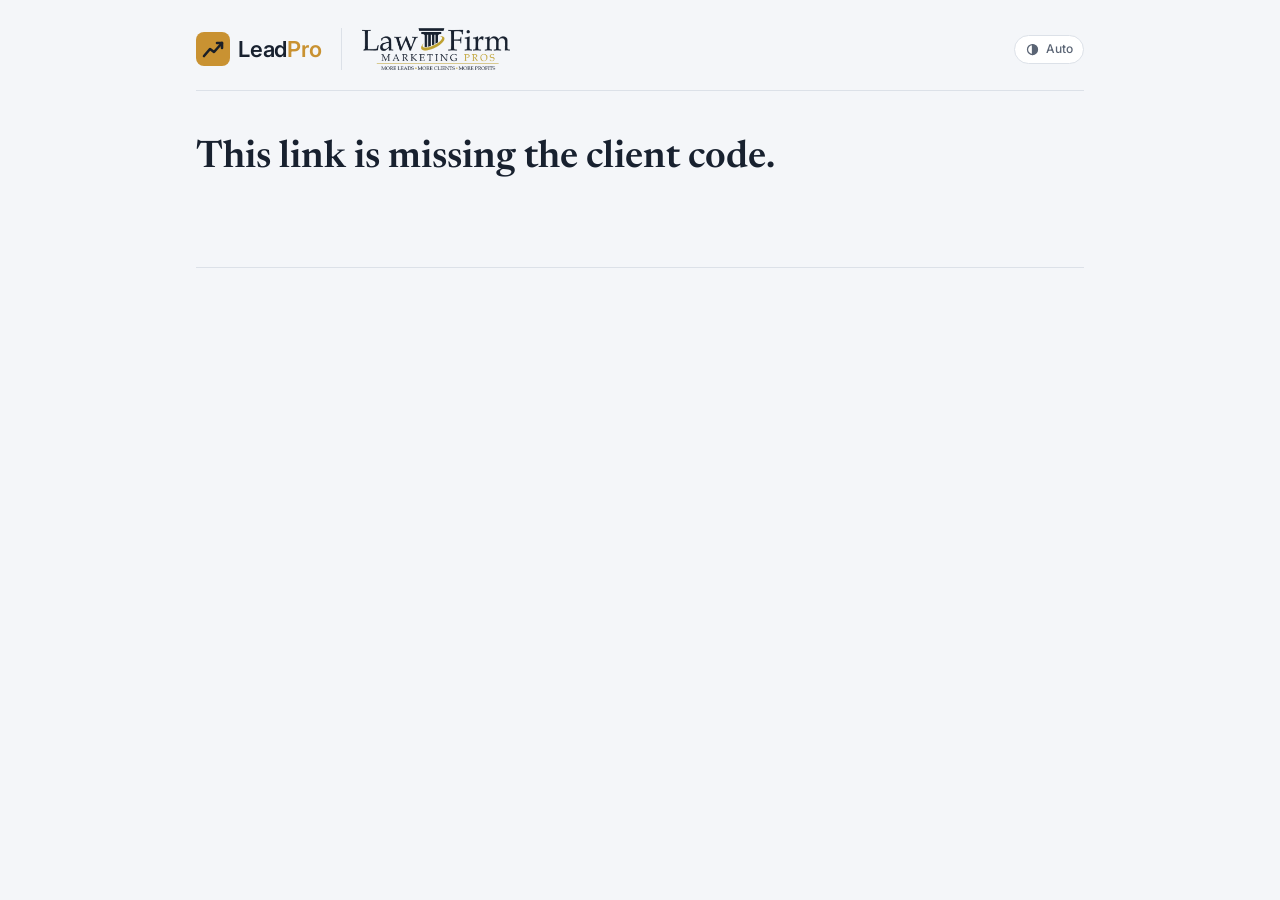
<file: plan.html>
<!doctype html>
<html lang="en">
<head>
<meta charset="utf-8">
<meta name="viewport" content="width=device-width,initial-scale=1,viewport-fit=cover">
<meta name="robots" content="noindex">
<style>body{margin:0}img{max-width:100%}[hidden]{display:none!important}</style>
<script>try{var t=localStorage.getItem("ar-theme");if(t==="light"||t==="dark")document.documentElement.setAttribute("data-theme",t)}catch(e){}</script>
<title>How your follow-up works</title>
<link rel="preconnect" href="https://fonts.googleapis.com">
<link rel="stylesheet" href="https://fonts.googleapis.com/css2?family=Newsreader:opsz,wght@6..72,500;6..72,600&amp;family=Inter:wght@400;500;600&amp;display=swap">
<style>
/* Layout: one reading column; brand bar; a wide flow diagram band; numbered routine steps; a day-by-day message grid; message copy in expandable panels; open items last */
:root{
  --bg:#f4f6f9; --logo-bg:#ffffff; --ok-line:#b9dcc6; --surface:#ffffff; --fg:#18212f; --muted:#5a6474; --line:#dce1e8;
  --accent:#2f5d9b; --accent-soft:#e4ecf7; --team:#8a5a14; --team-soft:#f6eddd; --ok:#2e7d4f; --ok-soft:#e3f2e8; --stop:#a23b3b;
  --gold:#c99232; --gold-ink:#1b1f27; --client:var(--client-light, #18212f);
  --display:"Newsreader", Georgia, "Times New Roman", serif;
  --body:"Inter", system-ui, -apple-system, "Segoe UI", sans-serif;
}
@media (prefers-color-scheme: dark){:root:not([data-theme="light"]){
  --bg:#11161e; --surface:#19202b; --fg:#e7ebf1; --muted:#9ba5b4; --line:#2c3543;
  --accent:#7fa8e0; --accent-soft:#1d2a3d; --team:#e0b06a; --team-soft:#3a2d18; --ok:#72c495; --ok-soft:#183324; --stop:#e48c8c;
  --gold:#dcae55; --gold-ink:#141820; --client:var(--fg); --logo-bg:#f4f6f9; --ok-line:#2f5a40; color-scheme:dark}}
:root[data-theme="dark"]{
  --bg:#11161e; --surface:#19202b; --fg:#e7ebf1; --muted:#9ba5b4; --line:#2c3543;
  --accent:#7fa8e0; --accent-soft:#1d2a3d; --team:#e0b06a; --team-soft:#3a2d18; --ok:#72c495; --ok-soft:#183324; --stop:#e48c8c;
  --gold:#dcae55; --gold-ink:#141820; --client:var(--fg); --logo-bg:#f4f6f9; --ok-line:#2f5a40; color-scheme:dark}
*{box-sizing:border-box}
body{background:var(--bg);color:var(--fg);font:15px/1.55 var(--body)}
.wrap{max-width:920px;margin:0 auto;padding-block:28px 64px;padding-left:max(16px,env(safe-area-inset-left,0px));padding-right:max(16px,env(safe-area-inset-right,0px));display:flex;flex-direction:column;gap:36px}
h1,h2{font-family:var(--display);font-weight:600;line-height:1.2;text-wrap:balance;margin:0}
h1{font-size:clamp(28px,5vw,38px);line-height:1.15;margin:6px 0 10px}
h2{font-size:24px}
h3{font-size:15px;margin:0;font-weight:600}
p{margin:0;max-width:65ch}
.brands{display:flex;flex-wrap:wrap;align-items:center;gap:12px 20px;padding-bottom:20px;border-bottom:1px solid var(--line)}
.brand{display:flex;align-items:center;gap:8px;min-width:0}
.brand + .brand{padding-left:20px;border-left:1px solid var(--line)}
.lp-word{font:600 22px/1 var(--body);letter-spacing:-.01em;color:var(--fg)}
.lp-word span{color:var(--gold)}
.logo-mask{display:block;-webkit-mask-repeat:no-repeat;mask-repeat:no-repeat;-webkit-mask-size:contain;mask-size:contain}
.lfmp-logo{position:relative;width:148px;height:42px}
.lfmp-logo i{position:absolute;inset:0}
.lfmp-logo .ink{background:var(--fg);-webkit-mask-image:url([data-uri]);mask-image:url([data-uri])}
.lfmp-logo .gold{background:#bfa232;-webkit-mask-image:url([data-uri]);mask-image:url([data-uri])}
.client-logo{display:block;background:var(--client);-webkit-mask-repeat:no-repeat;mask-repeat:no-repeat;-webkit-mask-size:contain;mask-size:contain;-webkit-mask-position:left center;mask-position:left center}
.client-img{display:block;height:34px;width:auto;max-width:220px;object-fit:contain}   /* the client logo (brand.logo), in the name's place */
@media (prefers-color-scheme: dark){:root:not([data-theme="light"]) .client-img{background:#ffffff;padding:6px 10px;border-radius:8px;box-sizing:content-box}}
:root[data-theme="dark"] .client-img{background:#ffffff;padding:6px 10px;border-radius:8px;box-sizing:content-box}
.firm-word{font:600 19px/1.2 var(--display);color:var(--fg)}
.eyebrow{font-size:12px;letter-spacing:.08em;text-transform:uppercase;color:var(--muted);font-weight:600}
.lead{font-size:17px;color:var(--muted);max-width:64ch}
header{display:flex;flex-direction:column;gap:4px}
header .status{margin-top:10px}
.status{display:inline-flex;align-self:flex-start;font-size:13px;background:var(--team-soft);color:var(--team);padding:4px 12px;border-radius:999px;font-weight:600}
section{display:flex;flex-direction:column;gap:10px}
.sub{color:var(--muted);font-size:14px;margin-bottom:4px}
.split{display:grid;grid-template-columns:1fr 1fr;gap:16px}
.box{background:var(--surface);border:1px solid var(--line);border-radius:10px;padding:20px;display:flex;flex-direction:column;gap:8px;min-width:0}
.box.lp{border-top:3px solid var(--accent)}
.box.tm{border-top:3px solid var(--team)}
.box ul{margin:0;padding-left:18px;display:flex;flex-direction:column;gap:4px}
.diagram{overflow-x:auto;background:var(--surface);border:1px solid var(--line);border-radius:10px;padding:16px}
.diagram svg{display:block;min-width:760px;width:100%;height:auto}
.caption{font-size:14px;color:var(--muted)}
ol.steps{list-style:none;margin:0;padding:0;display:flex;flex-direction:column;gap:12px;counter-reset:s}
ol.steps li{counter-increment:s;display:grid;grid-template-columns:36px 1fr;gap:14px;background:var(--surface);border:1px solid var(--line);border-radius:10px;padding:16px}
ol.steps li::before{content:counter(s);width:32px;height:32px;border-radius:50%;background:var(--accent-soft);color:var(--accent);font-weight:600;display:grid;place-items:center;font-variant-numeric:tabular-nums}
ol.steps li div{display:flex;flex-direction:column;gap:4px;min-width:0}
.where{font-size:13px;color:var(--muted)}
.where b{color:var(--fg);font-weight:600}
.tag{display:inline-block;font-size:12px;font-weight:600;padding:1px 8px;border-radius:999px;background:var(--accent-soft);color:var(--accent);white-space:nowrap}
.tag.team{background:var(--team-soft);color:var(--team)}
.tag.ok{background:var(--ok-soft);color:var(--ok)}
.tablewrap{overflow-x:auto;background:var(--surface);border:1px solid var(--line);border-radius:10px}
table{width:100%;border-collapse:collapse;font-size:15px}
th,td{text-align:left;padding:12px 16px;border-bottom:1px solid var(--line);vertical-align:top}
th{font-size:12px;letter-spacing:.06em;text-transform:uppercase;color:var(--muted);font-weight:600}
tr:last-child td{border-bottom:0}
.ba{min-width:620px}
.ba td:first-child{width:24%}
.ba td:nth-child(2){color:var(--muted)}
.days{min-width:600px}
.days td{padding:12px 10px}
.days td:first-child{min-width:150px}
.days td:first-child span{display:block;font-size:13px;color:var(--muted)}
.chips{display:flex;flex-direction:column;gap:6px;align-items:flex-start}
.cta{display:flex;flex-wrap:wrap;gap:10px 16px;align-items:center;background:var(--surface);border:1px solid var(--line);border-radius:10px;padding:14px 18px}
.cta p{flex:1;min-width:220px;font-size:14px;color:var(--muted)}
.cta p b{color:var(--fg)}
.btn{display:inline-block;font-weight:600;font-size:14px;border-radius:8px;padding:9px 14px;background:var(--accent);color:#fff;text-decoration:none;white-space:nowrap}
.btn:focus-visible{outline:2px solid var(--accent);outline-offset:2px}
@media (prefers-color-scheme: dark){:root:not([data-theme="light"]) .btn{color:#0f1622}}
:root[data-theme="dark"] .btn{color:#0f1622}
.list{background:var(--surface);border:1px solid var(--line);border-radius:10px;overflow:hidden}
.msg{display:grid;grid-template-columns:130px minmax(0,1fr);gap:18px;padding:16px 18px;border-top:1px solid var(--line)}
.msg:first-child{border-top:0}
.msg .when{font-size:13px;color:var(--muted);display:flex;flex-direction:column;gap:6px;align-items:flex-start;font-variant-numeric:tabular-nums}
.kind{font-size:12px;font-weight:600;padding:1px 8px;border-radius:999px;background:var(--accent-soft);color:var(--accent)}
.kind.alert{background:var(--team-soft);color:var(--team)}
.msg .body{display:flex;flex-direction:column;gap:8px;min-width:0;overflow-wrap:anywhere}
.msg .subj{font-weight:600}
.field{color:var(--accent);font-weight:600}
.blank{color:var(--team);background:var(--team-soft);border:1px dashed var(--team);border-radius:4px;padding:0 4px;font-weight:600;white-space:nowrap}
/* v1.16.0: the agency's REAL logo (WPP, option B): full colour in light mode, the dark-mode version (only "WEB" white) in dark; no chip */
.agency-img{display:block;height:44px;width:auto}
.agency-img.dk{display:none}
@media (prefers-color-scheme: dark){:root:not([data-theme="light"]) .agency-img.lt{display:none}:root:not([data-theme="light"]) .agency-img.dk{display:block}}
:root[data-theme="dark"] .agency-img.lt{display:none}:root[data-theme="dark"] .agency-img.dk{display:block}
:root[data-theme="light"] .agency-img.lt{display:block}:root[data-theme="light"] .agency-img.dk{display:none}
.agency-word{font:600 17px/1.2 var(--body);color:var(--fg)}
.agency-logo{display:block;background:var(--agency-ink,var(--fg));-webkit-mask-repeat:no-repeat;mask-repeat:no-repeat;-webkit-mask-size:contain;mask-size:contain;-webkit-mask-position:left center;mask-position:left center}
@media (prefers-color-scheme: dark){:root:not([data-theme="light"]) .agency-logo{background:#ffffff}}
:root[data-theme="dark"] .agency-logo{background:#ffffff}
.themebtn{margin-left:auto;display:inline-flex;align-items:center;gap:6px;border:1px solid var(--line);background:var(--surface);color:var(--muted);border-radius:999px;padding:6px 10px;font:500 12px/1 var(--body);cursor:pointer}
.themebtn:hover{color:var(--fg)}
.themebtn:focus-visible{outline:2px solid var(--accent);outline-offset:2px}
.themebtn svg{width:15px;height:15px}
.qs{display:flex;flex-direction:column;gap:10px}
.q{background:var(--surface);border:1px solid var(--line);border-radius:10px;padding:16px 18px;display:flex;gap:12px;align-items:flex-start}
.q>div{flex:1;min-width:0}
.q .n{flex:0 0 26px;height:26px;border-radius:50%;background:var(--accent-soft);color:var(--accent);font-weight:600;font-size:13px;display:grid;place-items:center}
.why{font-size:14px;color:var(--muted)}
.rules{display:grid;grid-template-columns:repeat(2,1fr);gap:12px}
.rule{background:var(--surface);border:1px solid var(--line);border-radius:10px;padding:16px;display:flex;flex-direction:column;gap:4px;min-width:0}
.rule strong{font-size:15px}
.rule span{font-size:14px;color:var(--muted)}
.checklist{margin:0;padding:0;list-style:none;display:flex;flex-direction:column;gap:10px}
.checklist li{display:flex;gap:10px;align-items:flex-start}
.checklist li::before{content:"";flex:0 0 14px;height:14px;margin-top:5px;border:2px solid var(--accent);border-radius:3px}
.checklist li div{display:flex;flex-direction:column;min-width:0}
.checklist small{font-size:14px;color:var(--muted)}
footer{font-size:13px;color:var(--muted);border-top:1px solid var(--line);padding-top:16px}
@media (max-width:700px){.split,.rules{grid-template-columns:1fr}.msg{grid-template-columns:minmax(0,1fr);gap:10px}.msg .when{flex-direction:row;align-items:center}.brand + .brand{padding-left:0;border-left:0}}
</style>
</head>
<body>
<div class="wrap">
<div class="brands" id="brands" aria-label="LeadPro and Law Firm Marketing Pros">
    <div class="brand">
      <svg width="34" height="34" viewBox="0 0 34 34" aria-hidden="true"><rect width="34" height="34" rx="8" style="fill:var(--gold)"></rect><path d="M8 24 L14 17 L18 20 L26 11" style="fill:none;stroke:var(--gold-ink);stroke-width:2.6;stroke-linecap:round;stroke-linejoin:round"></path><path d="M21 11 H26 V16" style="fill:none;stroke:var(--gold-ink);stroke-width:2.6;stroke-linecap:round;stroke-linejoin:round"></path></svg>
      <span class="lp-word">Lead<span>Pro</span></span>
    </div>
    <div class="brand" id="agency-brand"><span class="logo-mask lfmp-logo" role="img" aria-label="Law Firm Marketing Pros"><i class="logo-mask ink"></i><i class="logo-mask gold"></i></span></div>
    <div class="brand" id="client-brand" hidden></div>
    <button type="button" class="themebtn" id="theme-btn" title="Switch between automatic, light and dark"></button>
  </div>

<header>
  <span class="eyebrow" id="eyebrow"></span>
  <h1 id="page-h1">Loading…</h1>
  <p class="lead" id="page-lead"></p>
  <span class="status" id="page-status" hidden></span>
</header>
<div id="sections" style="display:flex;flex-direction:column;gap:36px"></div>
<footer id="footer-text"></footer>
</div>
<script>
(function(){
"use strict";
/* Plan page (one file for every client): plan.html?c=<code>
   Layout and wording: data/<code>.plan.json. Messages and questions: data/<code>.messages.json (the same file the review page uses). */
const params = new URLSearchParams(location.search);
const code = (params.get("c") || "").replace(/[^a-z0-9-]/gi, "");
const $ = s => document.querySelector(s);
const esc = s => String(s ?? "").replace(/[&<>"']/g, c => ({"&":"&amp;","<":"&lt;",">":"&gt;",'"':"&quot;","'":"&#39;"}[c]));
// [Merge field] = blue, filled in for each lead. A name listed in the messages file's "blanks" = amber, still to fill in.
let BLANKS = new Set();
const chips = s => esc(s).replace(/\[([^\]]+)\]/g, (m, k) => BLANKS.has(k) ? '<span class="blank" title="To fill in before go-live">[' + k + ']</span>' : '<span class="field">[' + k + ']</span>');
const bold = s => chips(s).replace(/\*\*(.+?)\*\*/g, "<b>$1</b>");
const paras = s => String(s).split(/\n\n+/).map(p => "<p>" + chips(p).replace(/\n/g, "<br>") + "</p>").join("");
function fail(msg){ $("#page-h1").textContent = msg; }
/* Light / dark: Auto follows the device; Light or Dark is remembered in this browser. */
const THEMES = [
  ["auto", "Auto", '<circle cx="12" cy="12" r="8"/><path d="M12 4v16"/><path d="M12 4a8 8 0 0 1 0 16" fill="currentColor" stroke="none"/>'],
  ["light", "Light", '<circle cx="12" cy="12" r="4.5"/><path d="M12 2.5v2M12 19.5v2M2.5 12h2M19.5 12h2M5.2 5.2l1.4 1.4M17.4 17.4l1.4 1.4M18.8 5.2l-1.4 1.4M6.6 17.4l-1.4 1.4"/>'],
  ["dark", "Dark", '<path d="M20 13.5A8.5 8.5 0 1 1 10.5 4a7 7 0 0 0 9.5 9.5Z"/>']
];
function applyTheme(mode, save){
  if (mode === "auto") document.documentElement.removeAttribute("data-theme"); else document.documentElement.setAttribute("data-theme", mode);
  const t = THEMES.find(x => x[0] === mode) || THEMES[0], btn = $("#theme-btn");
  btn.innerHTML = '<svg viewBox="0 0 24 24" fill="none" stroke="currentColor" stroke-width="2" stroke-linecap="round" aria-hidden="true">' + t[2] + "</svg><span>" + t[1] + "</span>";
  btn.setAttribute("aria-label", "Theme: " + t[1] + ". Click to change.");
  if (save){ try { if (mode === "auto") localStorage.removeItem("ar-theme"); else localStorage.setItem("ar-theme", mode); } catch(e){} }
}
applyTheme(document.documentElement.getAttribute("data-theme") || "auto", false);
$("#theme-btn").addEventListener("click", () => {
  const now = document.documentElement.getAttribute("data-theme") || "auto";
  applyTheme(THEMES[(THEMES.findIndex(x => x[0] === now) + 1) % THEMES.length][0], true);
});
const AGENCIES = { LFMP: "Law Firm Marketing Pros", WPP: "Web Promotion Partners" };
// Agency logo: LFMP (default) or WPP, from the messages file's "agency" (or a removed package's marker, which keeps
// only the agency and its logo). Returns [code, name].
function applyAgency(src){
  const agency = AGENCIES[String(src.agency || "LFMP").toUpperCase()] ? String(src.agency || "LFMP").toUpperCase() : "LFMP";
  const agencyName = AGENCIES[agency];
  if (agency !== "LFMP"){
    const L = src.agencyLogo || {}; // v1.16.0: {logoLight, logoDark} = the real logo (light / dark mode) as <img>; else the older {logoMask, logoWidth, logoHeight, color}
    $("#agency-brand").innerHTML = /^data:image\/png;base64,[A-Za-z0-9+\/=]+$/.test(L.logoLight || "")
      ? '<span class="agency-pair"><img class="agency-img lt" src="' + L.logoLight + '" alt="' + esc(agencyName) + '"><img class="agency-img dk" src="' + (/^data:image\/png;base64,[A-Za-z0-9+\/=]+$/.test(L.logoDark || "") ? L.logoDark : L.logoLight) + '" alt="' + esc(agencyName) + '"></span>'
      : /^data:image\/png;base64,[A-Za-z0-9+\/=]+$/.test(L.logoMask || "")
      ? '<span class="agency-logo" role="img" aria-label="' + esc(agencyName) + '" style="width:' + (+L.logoWidth || 112) + "px;height:" + (+L.logoHeight || 44) + "px;-webkit-mask-image:url(" + L.logoMask + ");mask-image:url(" + L.logoMask + ")" + (/^#[0-9a-f]{3,8}$/i.test(L.color || "") ? ";--agency-ink:" + L.color : "") + '"></span>'
      : '<span class="agency-word">' + esc(agencyName) + "</span>";
    $("#brands").setAttribute("aria-label", "LeadPro and " + agencyName);
  }
  return [agency, agencyName];
}
(async function(){
  if (!code){ fail("This link is missing the client code."); return; }
  let P, M;
  try {
    [P, M] = await Promise.all([".plan.json", ".messages.json"].map(x => fetch("data/" + code + x + "?t=" + Date.now(), {cache: "no-store"}).then(r => { if (!r.ok) throw 0; return r.json(); })));
  } catch(e){
    // Removed by the LFMP team (Builder → Remove review package): data/<code>.json is a small "removed" marker. The
    // client's earlier answers are kept; the page only says it isn't available. Any other missing code: "check the link".
    // The marker keeps the package's agency (WPP packages: "Your WPP team", the WPP logo); LFMP when it has none.
    const gone = await fetch("data/" + code + ".json?t=" + Date.now(), {cache: "no-store"}).then(r => r.ok ? r.json() : null).catch(() => null);
    if (gone && gone.removed === true){
      const [ag, agName] = applyAgency(gone);
      fail("This review isn't available. Your " + ag + " team will be in touch.");
      document.title = "This review isn't available · " + agName;
      return;
    }
    fail("We couldn't find this page. Please check the link.");
    return;
  }
  const review = P.reviewUrl || ("messages.html?c=" + encodeURIComponent(code));
  BLANKS = new Set((M.blanks || []).map(esc));
  const [, agencyName] = applyAgency(M);
  const b = M.brand || {};
  // the client's own logo (a copy kept with the package, never hotlinked) takes the name's place; no logo = as before
  const logo = b.logo && /^data:image\/(png|jpeg|webp|svg\+xml);base64,[A-Za-z0-9+\/=]+$/.test(b.logo.src || "") ? b.logo : null;
  if (logo || b.logoMask || b.name){
    const slot = $("#client-brand");
    slot.innerHTML = logo
      ? '<img class="client-img" src="' + logo.src + '" alt="' + esc(b.name || "") + '"' + (+logo.w && +logo.h ? ' width="' + Math.round(+logo.w) + '" height="' + Math.round(+logo.h) + '"' : '') + '>'
      : b.logoMask
      ? '<span class="client-logo" role="img" aria-label="' + esc(b.name || "") + '" style="width:' + (+b.logoWidth || 145) + 'px;height:' + (+b.logoHeight || 46) + 'px;-webkit-mask-image:url(' + b.logoMask + ');mask-image:url(' + b.logoMask + ')"></span>'
      : '<span class="firm-word">' + esc(b.name) + '</span>';
    slot.hidden = false;
    if (b.color) document.documentElement.style.setProperty("--client-light", b.color);
    if (b.name) $("#brands").setAttribute("aria-label", "LeadPro, " + agencyName + " and " + b.name);
  }
  document.title = P.pageTitle || P.title || document.title;
  $("#eyebrow").textContent = P.eyebrow || M.eyebrow || (b.name ? b.name + " · LeadPro" : "");
  $("#page-h1").textContent = P.title || "";
  $("#page-lead").innerHTML = bold(P.intro || "");
  if (P.status){ $("#page-status").textContent = P.status; $("#page-status").hidden = false; }
  $("#footer-text").textContent = P.footer || "";
  const cta = P.cta || {};
  const ctaHTML = '<div class="cta"><p>' + bold(cta.text || "**Ready to review?** Mark each message “Looks good” or change the wording on your review page. Your answers save as you go.") + '</p><a class="btn" href="' + esc(review) + '">' + esc(cta.button || "Review the messages →") + '</a></div>';
  const msgRow = m => '<article class="msg"><div class="when">' + esc(m.when) + '<span class="kind ' + esc(String(m.kind).toLowerCase()) + '">' + esc(m.to || m.kind) + '</span></div><div class="body">' + (m.subject ? '<p class="subj">Subject: ' + chips(m.subject) + '</p>' : '') + paras(m.text) + '</div></article>';
  const html = (P.sections || []).map(sec => {
    if (sec.type === "messages"){
      return '<section><h2>' + esc(sec.title || "Every message, word for word") + '</h2>' + (sec.sub ? '<p class="sub">' + chips(sec.sub) + '</p>' : '') + ctaHTML +
        (M.sections || []).map(g => '<h3 style="margin-top:14px">' + esc(g.title) + '</h3>' + (g.sub ? '<p class="sub">' + esc(g.sub) + '</p>' : '') + '<div class="list">' + g.msgs.map(msgRow).join("") + '</div>').join("") +
        (sec.caption ? '<p class="caption">' + esc(sec.caption) + '</p>' : '') + '</section>';
    }
    if (sec.type === "questions"){
      return '<section><h2>' + esc(sec.title || "Open items") + '</h2>' + (sec.sub ? '<p class="sub">' + esc(sec.sub) + '</p>' : '') +
        '<div class="qs">' + (M.questions || []).map((q, i) => '<div class="q"><span class="n">' + (i + 1) + '</span><div><h3>' + esc(q.q) + '</h3>' + (q.why ? '<p class="why">' + esc(q.why) + '</p>' : '') + '</div></div>').join("") + '</div>' + ctaHTML + '</section>';
    }
    return '<section>' + (sec.html || "") + '</section>'; // LFMP-written HTML block (see the handoff for the classes)
  }).join("");
  $("#sections").innerHTML = html;
})();
})();
</script>
</body>
</html>
</file>
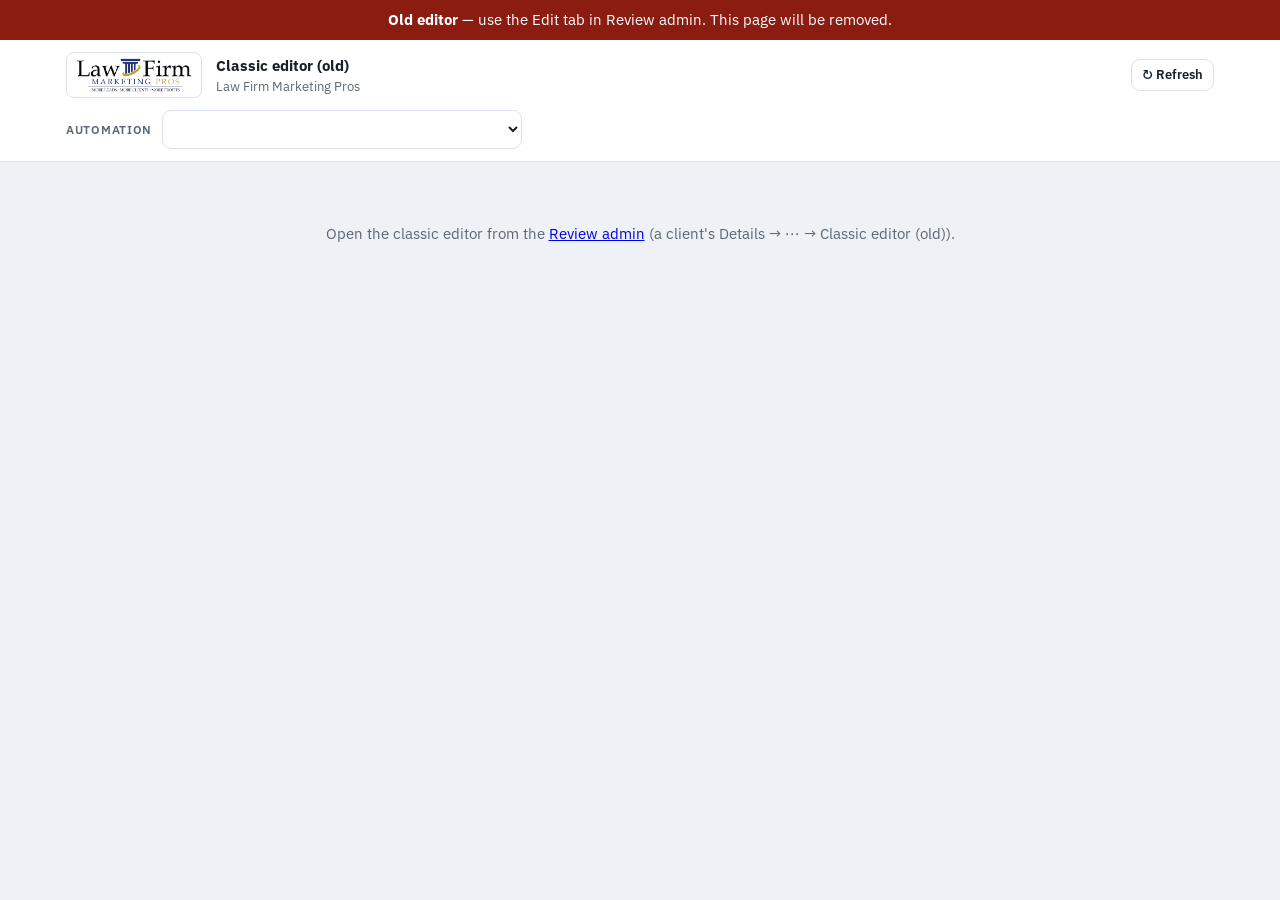
<file: admin/edit.html>
<!doctype html>
<html lang="en">
<head>
<meta charset="utf-8">
<script>/* Team only: runs on the team site (lfmp-admin.pages.dev, behind Google sign-in). On the public site (github.io, lawfirmmarketingpros.com) this address shows the "Moved" page instead. */ if (/(^|\.)(github\.io|lawfirmmarketingpros\.com)$/.test(location.hostname)) location.replace('moved.html' + location.search);</script>
<meta name="viewport" content="width=device-width,initial-scale=1,viewport-fit=cover">
<meta name="robots" content="noindex,nofollow">
<meta name="referrer" content="no-referrer">
<title>Classic editor (old) · LFMP</title>
<link rel="preconnect" href="https://fonts.googleapis.com">
<link href="https://fonts.googleapis.com/css2?family=IBM+Plex+Sans:wght@400;500;600;700&family=Source+Serif+4:opsz,wght@8..60,600;8..60,700&display=swap" rel="stylesheet">
<link rel="stylesheet" href="edit.css?v=1.6.0">
<script src="../config.js"></script>
</head>
<body>
<!-- Classic editor (old), Review admin v1.6.0: the classic review page with its edit controls on. Team only. Reachable
     only from Review admin → a client's Details → ⋯ → Classic editor (old). To be deleted ~15 Dec 2026 (see HANDOFF). -->
<div class="oldbanner" role="note" id="oldBanner"><b>Old editor</b> — use the Edit tab in Review admin. This page will be removed.</div>
<div id="banner" class="banner" hidden></div>
<header class="top"><div class="wrap topin">
  <div class="brandwrap"><span class="logochip"><img alt="Law Firm Marketing Pros" width="826" height="242"></span><div class="brand"><b id="clientName">Classic editor (old)</b><span id="clientSub">Law Firm Marketing Pros</span></div></div>
  <div class="tools"><span class="upd" id="updated"></span><button class="btn small" id="refreshBtn" type="button" title="Load the latest changes from the Sheet">↻ Refresh</button></div>
</div>
<div class="wrap" style="padding-bottom:12px"><div class="autopick"><label for="autoSelect">Automation</label><select id="autoSelect"></select><span id="autoCount" class="hint"></span></div></div>
</header>
<div class="adminbar" id="adminbar" hidden><div class="wrap" id="adminbarIn"></div></div>

<main class="wrap" id="app">
  <div class="empty">Loading…</div>
</main>
<div class="toast" id="toast" role="status" aria-live="polite"></div>
<script type="module" src="edit.js?v=1.6.0"></script>
</body>
</html>
</file>
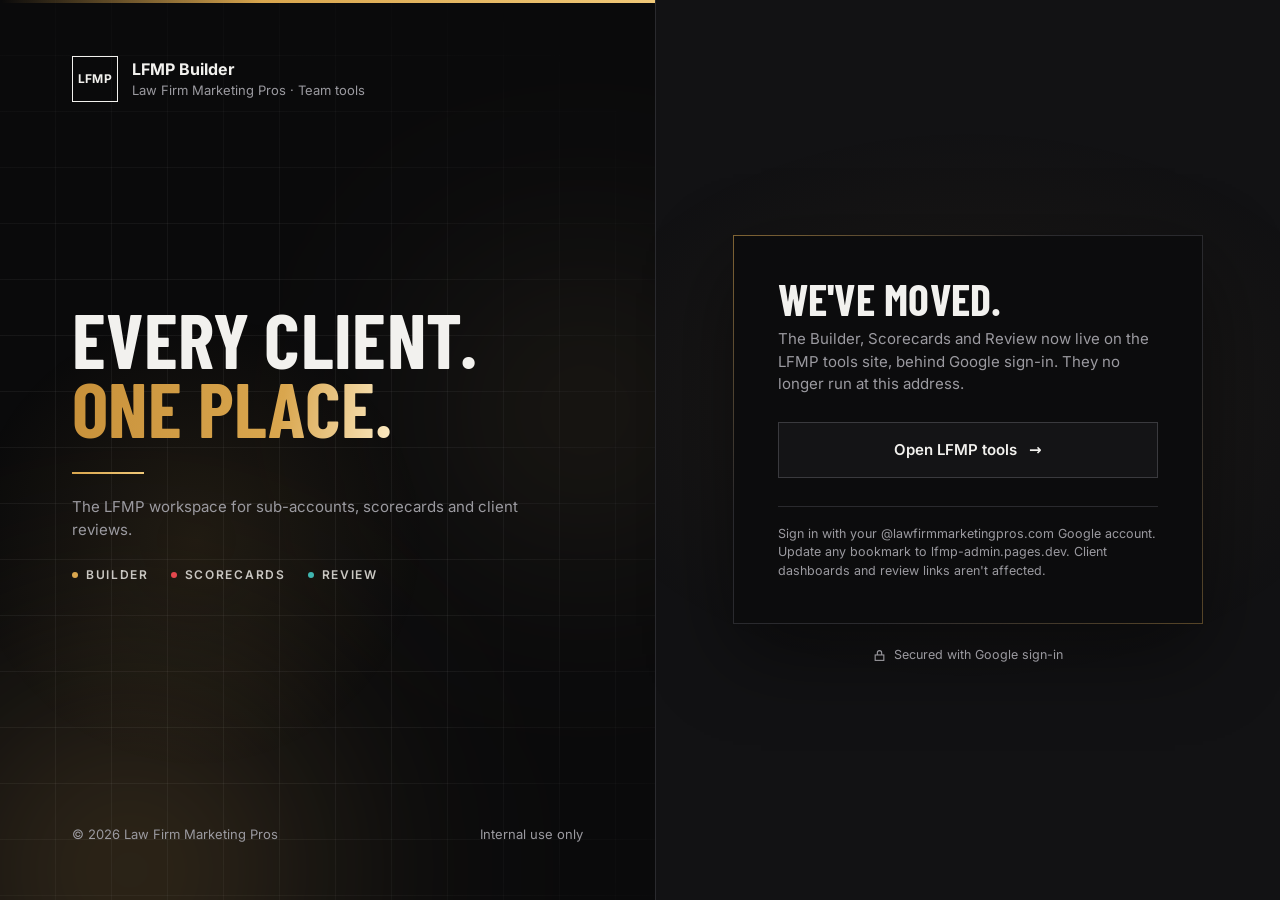
<file: admin/moved.html>
<!doctype html>
<html lang="en" data-theme="dark">
<head>
<meta charset="utf-8">
<meta name="viewport" content="width=device-width, initial-scale=1, viewport-fit=cover">
<meta name="robots" content="noindex, nofollow">
<meta name="referrer" content="no-referrer">
<meta name="color-scheme" content="dark">
<title>Moved · LFMP tools</title>
<!-- "Moved" page for the old public addresses of the team tools (dashboard.lawfirmmarketingpros.com /
     peejayedz.github.io: the Builder page, /leadpro-kpi/admin/, /automation-review/admin/). The tools now run only on
     https://lfmp-admin.pages.dev behind Google sign-in. Same screen as the sign-in page (Option C refined; CSS identical
     to admin-site/signin.html). Byte-identical copies: builder admin-site/moved.html (source),
     ghl-subaccount-builder-page/index.html, leadpro-kpi/admin/moved.html, automation-review/admin/moved.html.
     Needs lfmp-ui.css + fonts/ next to it. No external requests. -->
<link rel="icon" href="data:image/svg+xml,%3Csvg xmlns='http://www.w3.org/2000/svg' viewBox='0 0 32 32'%3E%3Crect width='32' height='32' fill='%230b0b0c'/%3E%3Crect x='3' y='3' width='26' height='26' fill='none' stroke='%23d9a64e' stroke-width='2'/%3E%3Cpath d='M16 10v12M10 16h12' stroke='%23d9a64e' stroke-width='3'/%3E%3C/svg%3E">
<link rel="preload" href="fonts/barlow-condensed-700.woff2" as="font" type="font/woff2" crossorigin>
<link rel="preload" href="fonts/inter-latin-var.woff2" as="font" type="font/woff2" crossorigin>
<link rel="stylesheet" href="lfmp-ui.css">
<style>
/* ===== LFMP sign-in screen, Option C refined (shared by signin.html + moved.html) ===== */
.sg{--sg-gold:var(--acc);--sg-gold2:#f0c878;--sg-side:#0a0a0b;--sg-card:#0c0c0d;--sg-btn:#141416;--sg-btn-line:#3a3a3e;--sg-tools:#c9c7c2;
  --sg-red:#e5484d;--sg-teal:#3fb6b0;--sg-green:var(--green);
  min-height:100vh;min-height:100dvh;display:grid;grid-template-columns:1.05fr 1fr;background:var(--bg);color:var(--ink);font:15px/1.5 var(--b)}
.sg *,.sg *::before,.sg *::after{box-sizing:border-box}
/* left panel */
.sg-lp{position:relative;overflow:hidden;padding:56px 72px;display:flex;flex-direction:column;border-right:1px solid var(--line);background:var(--sg-side);isolation:isolate;min-width:0}
.sg-band{position:absolute;top:0;left:0;right:0;height:3px;z-index:3;background:linear-gradient(90deg,transparent,var(--sg-gold) 20%,var(--sg-gold2) 50%,var(--sg-gold) 80%,transparent);background-size:200% 100%;animation:sg-sheen 24s linear infinite}
@keyframes sg-sheen{to{background-position:-200% 0}}
.sg-grid{position:absolute;inset:-1px;z-index:-2;background-image:linear-gradient(rgba(242,241,238,.055) 1px,transparent 1px),linear-gradient(90deg,rgba(242,241,238,.055) 1px,transparent 1px);background-size:56px 56px;
  -webkit-mask-image:radial-gradient(120% 90% at 30% 60%,#000 35%,transparent 80%);mask-image:radial-gradient(120% 90% at 30% 60%,#000 35%,transparent 80%)}
.sg-aur{position:absolute;z-index:-1;border-radius:50%;filter:blur(90px);opacity:.45;mix-blend-mode:screen;pointer-events:none}
.sg-a1{width:620px;height:620px;left:-180px;bottom:-280px;background:radial-gradient(circle,rgba(217,166,78,.55),transparent 65%);animation:sg-d1 18s ease-in-out infinite alternate}
.sg-a2{width:460px;height:460px;right:-160px;top:20%;background:radial-gradient(circle,rgba(240,200,120,.22),transparent 65%);animation:sg-d2 22s ease-in-out infinite alternate}
@keyframes sg-d1{to{transform:translate(160px,-120px) scale(1.15)}}
@keyframes sg-d2{to{transform:translate(-120px,140px) scale(.9)}}
.sg-spot{position:absolute;inset:0;z-index:-1;pointer-events:none;background:radial-gradient(380px circle at var(--mx,30%) var(--my,60%),rgba(217,166,78,.10),transparent 60%)}
.sg-top{display:flex;justify-content:space-between;align-items:center;gap:16px}
.sg-brand{display:flex;align-items:center;gap:14px;min-width:0}
.sg-mark{flex:none;width:46px;height:46px;border:1.5px solid var(--ink);display:flex;align-items:center;justify-content:center;font:700 12px/1 var(--b);letter-spacing:.04em;position:relative;overflow:hidden}
.sg-mark::after{content:"";position:absolute;inset:0;background:linear-gradient(120deg,transparent 30%,rgba(240,200,120,.45) 50%,transparent 70%);transform:translateX(-120%);animation:sg-mk 1.4s 1.2s ease-in-out 1 forwards}
@keyframes sg-mk{to{transform:translateX(120%)}}
.sg-brand b{display:block;font-size:16px;line-height:1.35;white-space:nowrap}
.sg-brand small{display:block;color:var(--mut);font-size:13px;line-height:1.4;white-space:nowrap}
.sg-greet{font:600 11.5px/1.3 var(--b);letter-spacing:.16em;text-transform:uppercase;color:var(--mut);white-space:nowrap}
.sg-greet i{display:inline-block;width:7px;height:7px;border-radius:50%;background:var(--sg-green);margin-right:8px;vertical-align:1px}
.sg-hero{margin-top:auto}
.sg-h{font-family:var(--d);font-weight:700;text-transform:uppercase;line-height:.9;letter-spacing:.005em;font-size:clamp(56px,6vw,120px);margin:0}
.sg-ln{display:block;overflow:hidden;white-space:nowrap;padding-bottom:.04em;margin-bottom:-.04em}
.sg-ln>span{display:inline-block;transform:translateY(105%);animation:sg-up .9s cubic-bezier(.2,.8,.2,1) forwards}
.sg-ln:nth-child(2)>span{animation-delay:.18s}
@keyframes sg-up{to{transform:none}}
.sg-gold{background:linear-gradient(100deg,#c8913a 0%,var(--sg-gold) 30%,#fff1cf 48%,var(--sg-gold) 62%,#b9842f 100%);background-size:220% 100%;-webkit-background-clip:text;background-clip:text;color:transparent;-webkit-text-fill-color:transparent;
  animation:sg-up .9s .18s cubic-bezier(.2,.8,.2,1) forwards,sg-shine 11s 1.6s ease-in-out infinite}
@keyframes sg-shine{0%{background-position:120% 0}30%,100%{background-position:-60% 0}}
.sg-rule{height:2px;width:72px;background:linear-gradient(90deg,var(--sg-gold),var(--sg-gold2));margin:30px 0 22px;transform:scaleX(0);transform-origin:left center;animation:sg-draw .8s .7s cubic-bezier(.2,.8,.2,1) forwards}
@keyframes sg-draw{to{transform:none}}
.sg-sub{color:var(--mut);font-size:clamp(15px,1.15vw,19px);max-width:480px;margin:0;opacity:0;transform:translateY(8px);animation:sg-fade .8s .9s forwards}
@keyframes sg-fade{to{opacity:1;transform:none}}
.sg-tools{display:flex;gap:22px;margin:26px 0 0;padding:0;list-style:none;opacity:0;animation:sg-fade .8s 1.1s forwards;font:600 12px/1.3 var(--b);letter-spacing:.14em;text-transform:uppercase;color:var(--sg-tools)}
.sg-tools li{display:flex;align-items:center;gap:8px}
.sg-tools i{width:6px;height:6px;border-radius:50%;flex:none}
.sg-tools .t-builder i{background:var(--sg-gold)} .sg-tools .t-kpi i{background:var(--sg-red)} .sg-tools .t-review i{background:var(--sg-teal)}
.sg-foot{margin-top:auto;padding-top:40px;color:var(--mut);font-size:13px;display:flex;justify-content:space-between;gap:6px 16px;opacity:0;animation:sg-fade .8s 1.3s forwards}
/* right panel */
.sg-rp{background:var(--panel);display:flex;align-items:center;justify-content:center;flex-direction:column;padding:40px;position:relative;min-width:0}
.sg-rp::before{content:"";position:absolute;inset:0;background:radial-gradient(600px 400px at 50% 45%,rgba(217,166,78,.06),transparent 70%);pointer-events:none}
.sg-card{position:relative;width:min(470px,100%);border:1px solid transparent;padding:42px 44px;
  background:linear-gradient(var(--sg-card),var(--sg-card)) padding-box,linear-gradient(140deg,rgba(217,166,78,.55),var(--line) 35%,var(--line) 65%,rgba(217,166,78,.35)) border-box;
  box-shadow:0 30px 80px rgba(0,0,0,.45);opacity:0;transform:translateY(14px);animation:sg-fade .9s .35s cubic-bezier(.2,.8,.2,1) forwards}
.sg-title{font-family:var(--d);font-weight:700;text-transform:uppercase;line-height:.95;letter-spacing:.005em;font-size:44px;margin:0}
.sg-lead{color:var(--mut);margin:8px 0 0}
.sg-go{margin-top:26px;display:flex;align-items:center;justify-content:center;gap:12px;border:1px solid var(--sg-btn-line);background:var(--sg-btn);padding:16px 18px;min-height:56px;font:600 15px/1.2 var(--b);color:var(--ink);
  text-decoration:none;cursor:pointer;width:100%;position:relative;overflow:hidden;white-space:nowrap;transition:transform .2s,border-color .2s,box-shadow .2s}
.sg-go:hover{transform:translateY(-2px);border-color:var(--sg-gold);box-shadow:0 10px 30px rgba(217,166,78,.18)}
.sg-go::after{content:"";position:absolute;inset:0;background:linear-gradient(110deg,transparent 35%,rgba(255,255,255,.08) 50%,transparent 65%);transform:translateX(-100%);transition:transform .7s;pointer-events:none}
.sg-go:hover::after{transform:translateX(100%)}
.sg-go:focus-visible{outline:2px solid var(--sg-gold);outline-offset:3px}
.sg-g{width:20px;height:20px;flex:none}
.sg-arr{display:none}
.sg-go.is-tools .sg-g{display:none} .sg-go.is-tools .sg-arr{display:inline}
.sg-err{color:#ef6a62;font-size:13px;margin:10px 0 0}
.sg-err:empty{display:none}
.sg-note{border-top:1px solid var(--line);margin:28px 0 0;padding-top:18px;font-size:12.5px;color:var(--mut)}
.sg-lock{display:inline-flex;align-items:center;gap:8px;margin:22px 0 0;color:var(--mut);font-size:12.5px;position:relative}
.sg-lock svg{flex:none}
/* responsive (same breakpoints as the reference) */
@media (max-width:1360px){.sg-greet{display:none}}
@media (max-width:1200px){.sg-lp{padding:48px 52px}}
/* the footer has a second copy at the bottom of the right panel, shown only below 880px (desktop unchanged) */
.sg-rp>.sg-foot{display:none}
@media (max-width:880px){
  /* phones/tablets: compact top panel, the card right after it (no empty band), footer at the very bottom */
  .sg{grid-template-columns:1fr;grid-template-rows:auto 1fr}
  .sg-lp{padding:22px 20px 24px;border-right:0;border-bottom:1px solid var(--line)}
  .sg-hero{margin-top:28px}
  .sg-h{font-size:min(56px,14vw)}
  .sg-rule{margin:18px 0 14px}
  .sg-tools{flex-wrap:wrap;gap:10px 18px;margin-top:14px}
  .sg-lp>.sg-foot{display:none}
  .sg-rp{padding:20px 16px 18px;justify-content:flex-start}
  .sg-card{padding:28px 24px}
  .sg-title{font-size:40px}
  .sg-go{margin-top:22px}
  .sg-lock{margin-top:16px}
  .sg-rp>.sg-foot{display:flex;flex-wrap:wrap;justify-content:center;margin-top:auto;padding-top:28px;width:min(470px,100%)}
}
@media (max-width:479px){.sg-sub{display:none}}
@media (max-width:380px){.sg-go{gap:10px;padding:14px 12px;font-size:14.5px}}
@media (min-width:2000px){.sg-lp{padding:72px 96px}.sg-card{width:520px}}
@media (prefers-reduced-motion:reduce){
  .sg *,.sg *::before,.sg *::after{animation:none!important;transition:none!important}
  .sg-ln>span,.sg-gold,.sg-rule{transform:none}
  .sg-sub,.sg-tools,.sg-foot,.sg-card{opacity:1;transform:none}
  .sg-spot,.sg-mark::after{display:none}
  .sg-go:hover{transform:none}
}
</style>
</head>
<body>
<div class="sg" data-page="moved">
  <section class="sg-lp" id="sgLp" aria-label="LFMP tools">
    <div class="sg-band" aria-hidden="true"></div><div class="sg-grid" aria-hidden="true"></div><div class="sg-aur sg-a1" aria-hidden="true"></div><div class="sg-aur sg-a2" aria-hidden="true"></div><div class="sg-spot" id="sgSpot" aria-hidden="true"></div>
    <div class="sg-top">
      <div class="sg-brand"><span class="sg-mark" aria-hidden="true">LFMP</span><div><b>LFMP Builder</b><small>Law Firm Marketing Pros · Team tools</small></div></div>
      <p class="sg-greet" id="sgGreet" style="margin:0"><i aria-hidden="true"></i><span>Welcome</span></p>
    </div>
    <div class="sg-hero">
      <h1 class="sg-h"><span class="sg-ln"><span>Every client.</span></span><span class="sg-ln"><span class="sg-gold">One place.</span></span></h1>
      <div class="sg-rule" aria-hidden="true"></div>
      <p class="sg-sub">The LFMP workspace for sub-accounts, scorecards and client reviews.</p>
      <ul class="sg-tools" aria-label="Tools on the new site"><li class="t-builder"><i aria-hidden="true"></i>Builder</li><li class="t-kpi"><i aria-hidden="true"></i>Scorecards</li><li class="t-review"><i aria-hidden="true"></i>Review</li></ul>
    </div>
    <footer class="sg-foot"><span>© 2026 Law Firm Marketing Pros</span><span>Internal use only</span></footer>
  </section>

  <main class="sg-rp">
    <div class="sg-card">
      <h2 class="sg-title" id="sgTitle">We've moved.</h2>
      <p class="sg-lead" id="sgLead">The Builder, Scorecards and Review now live on the LFMP tools site, behind Google sign-in. They no longer run at this address.</p>
      <a class="sg-go is-tools" id="sgGo" href="https://lfmp-admin.pages.dev"><span id="sgGoText">Open LFMP tools</span><span class="sg-arr" aria-hidden="true">→</span></a>
      <p class="sg-note">Sign in with your @lawfirmmarketingpros.com Google account. Update any bookmark to <span style="white-space:nowrap">lfmp-admin.pages.dev</span>. Client dashboards and review links aren't affected.</p>
    </div>
    <p class="sg-lock"><svg width="13" height="13" viewBox="0 0 24 24" fill="none" stroke="currentColor" stroke-width="2" aria-hidden="true"><rect x="4" y="11" width="16" height="10"/><path d="M8 11V7a4 4 0 0 1 8 0v4"/></svg>Secured with Google sign-in</p>
    <footer class="sg-foot"><span>© 2026 Law Firm Marketing Pros</span><span>Internal use only</span></footer>
  </main>
</div>
<script>
(function () {
  // Greeting from the viewer's local time ("Good evening · Tue, Nov 17"). Shown only at 1361 px and wider.
  try {
    var d = new Date(), h = d.getHours();
    document.querySelector('#sgGreet span').textContent = (h < 12 ? 'Good morning' : h < 18 ? 'Good afternoon' : 'Good evening') + ' · ' + d.toLocaleDateString('en-US', { weekday: 'short', month: 'short', day: 'numeric' });
  } catch (e) {}
  // Soft gold spotlight that follows the pointer on the left panel (mouse/trackpad only; off with reduced motion).
  try {
    var lp = document.getElementById('sgLp'), sp = document.getElementById('sgSpot'), raf = 0, mx = 0, my = 0;
    if (matchMedia('(pointer: fine)').matches && !matchMedia('(prefers-reduced-motion: reduce)').matches) {
      lp.addEventListener('pointermove', function (e) {
        var r = lp.getBoundingClientRect(); mx = e.clientX - r.left; my = e.clientY - r.top;
        if (!raf) raf = requestAnimationFrame(function () { raf = 0; sp.style.setProperty('--mx', mx + 'px'); sp.style.setProperty('--my', my + 'px'); });
      });
    }
  } catch (e) {}
})();

</script>
</body>
</html>
</file>
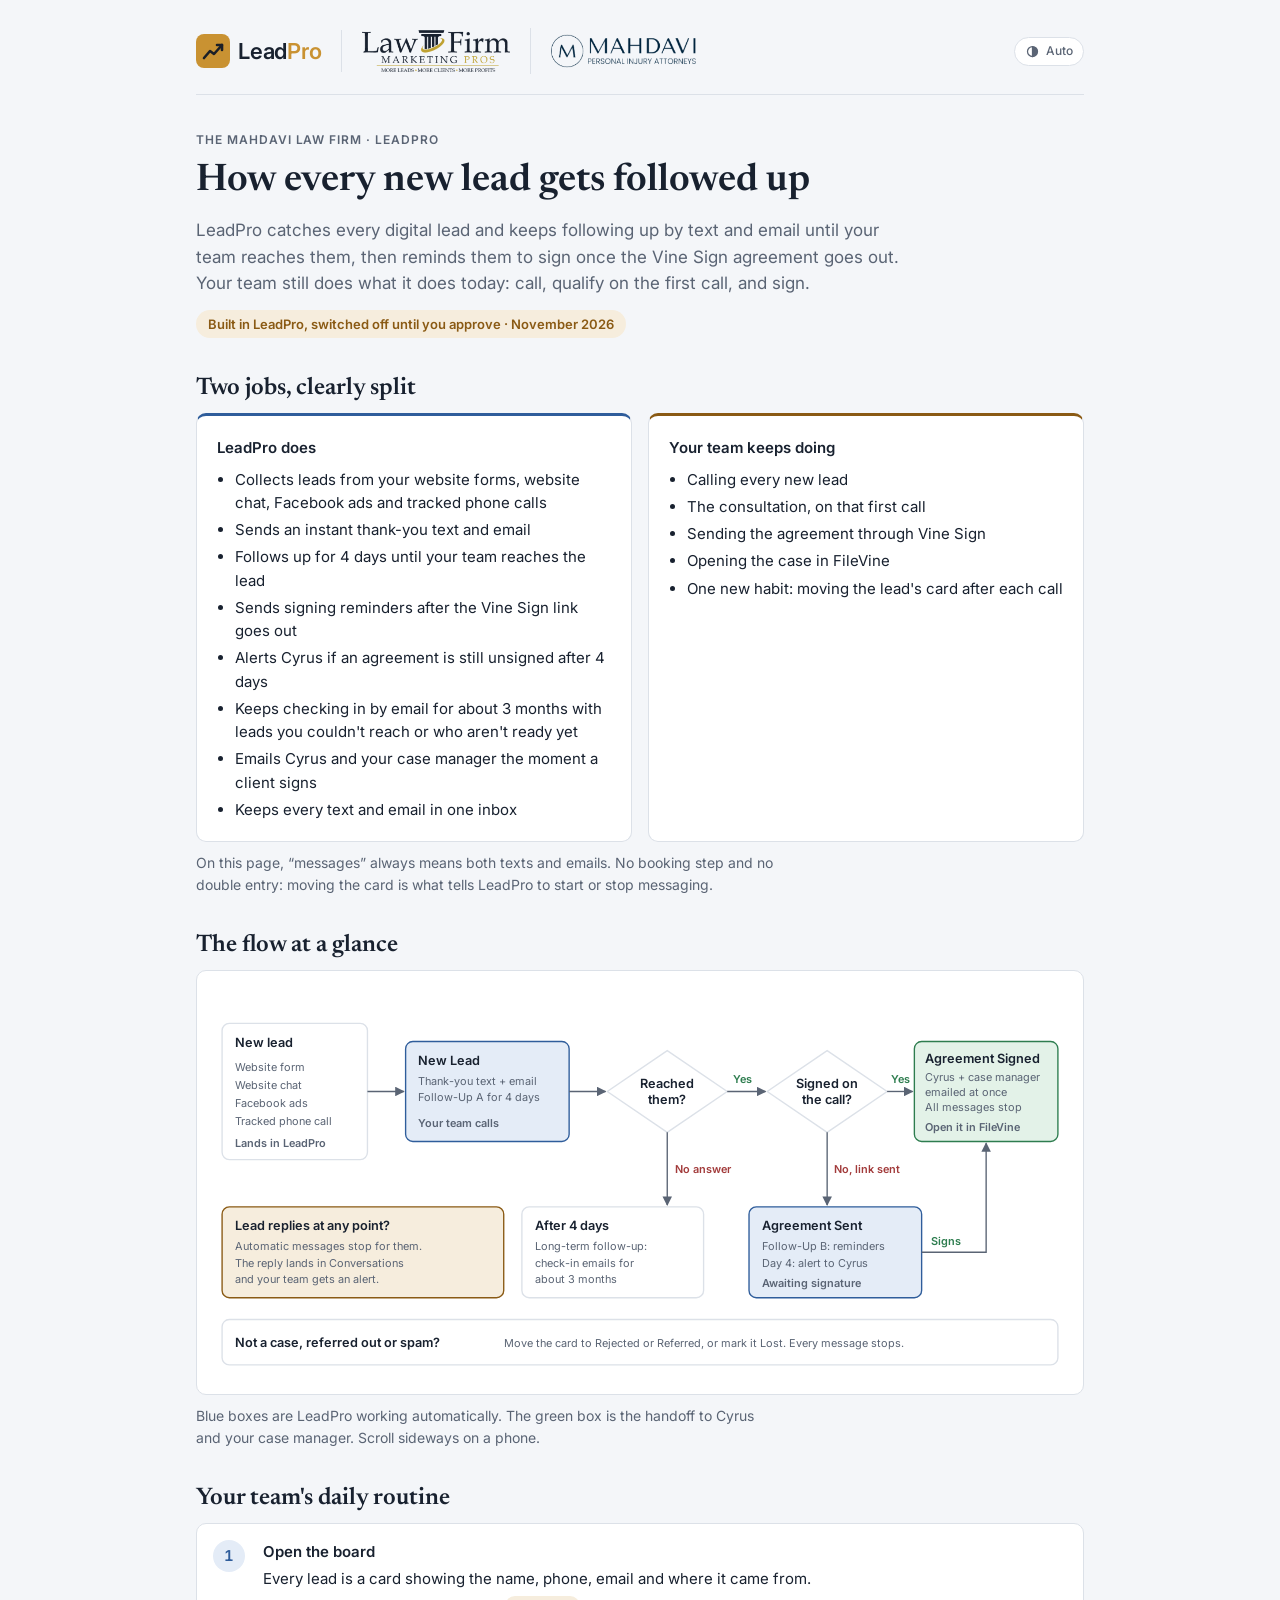
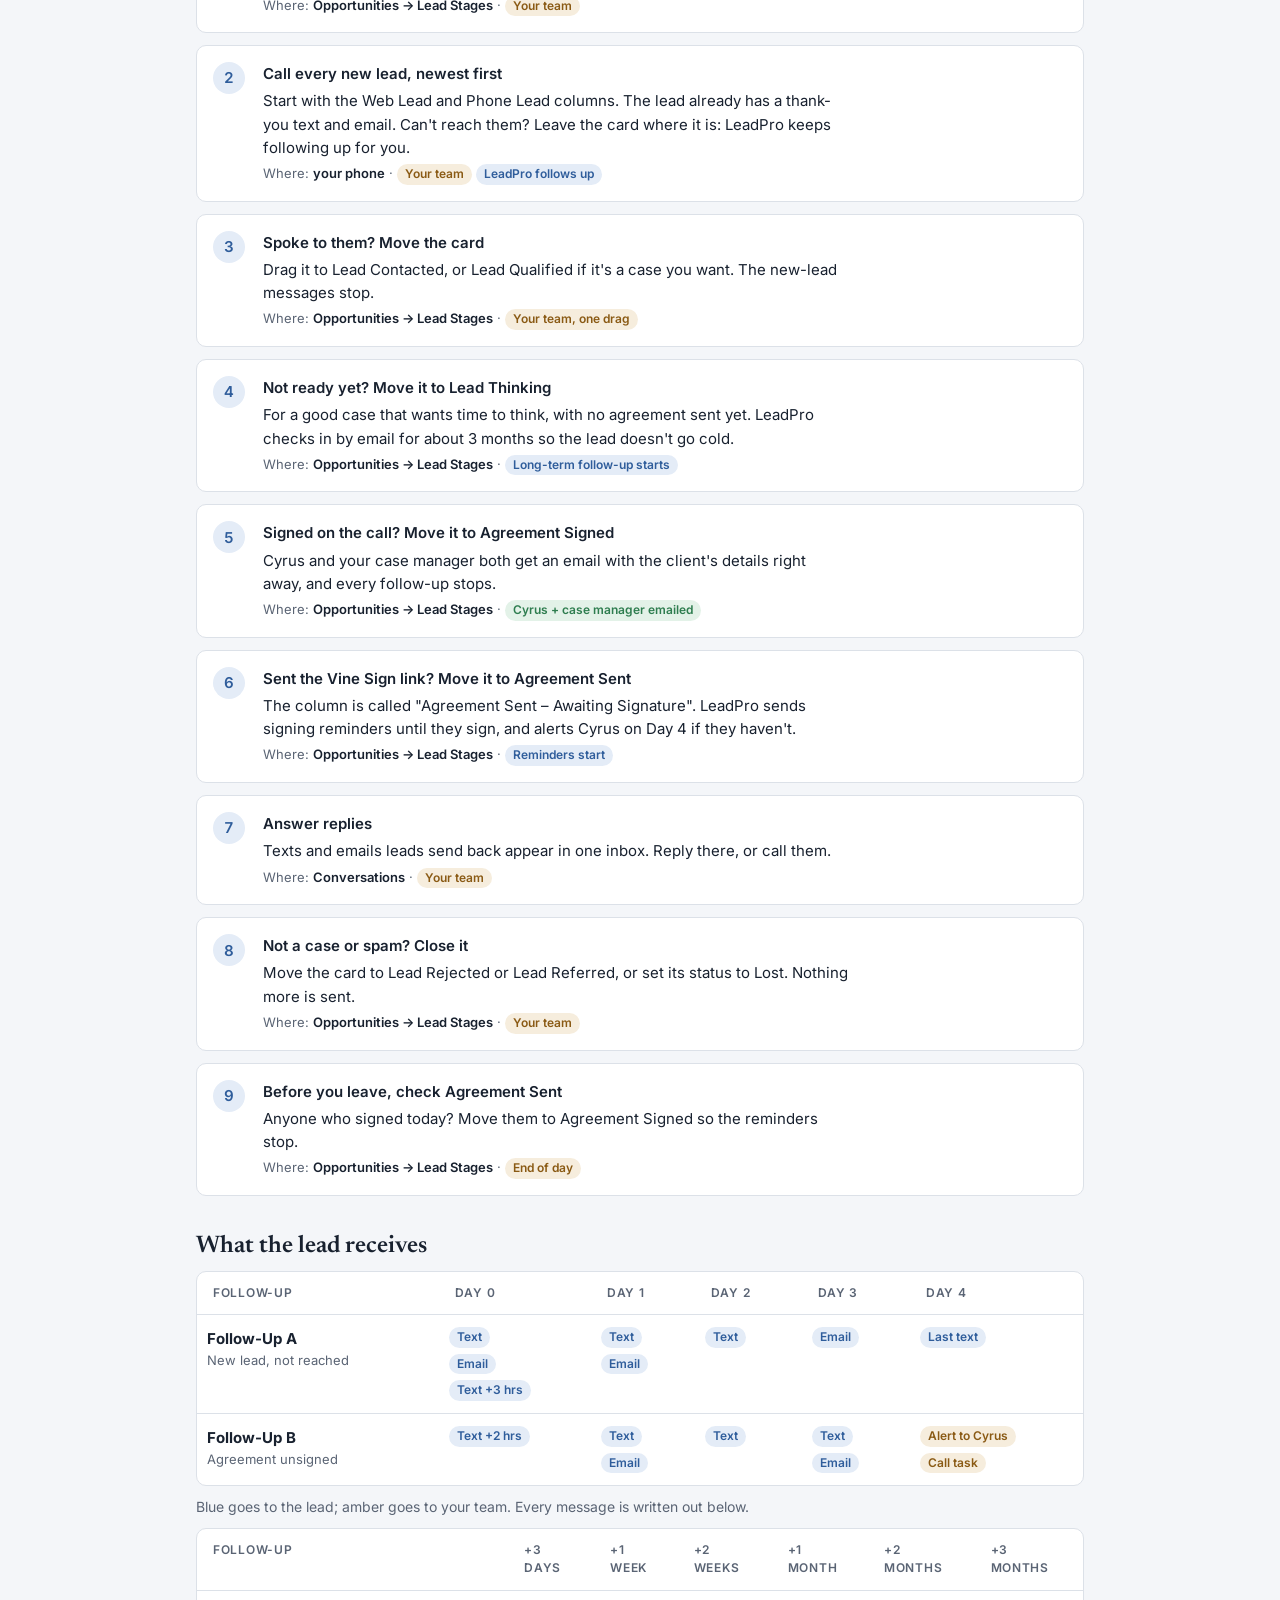
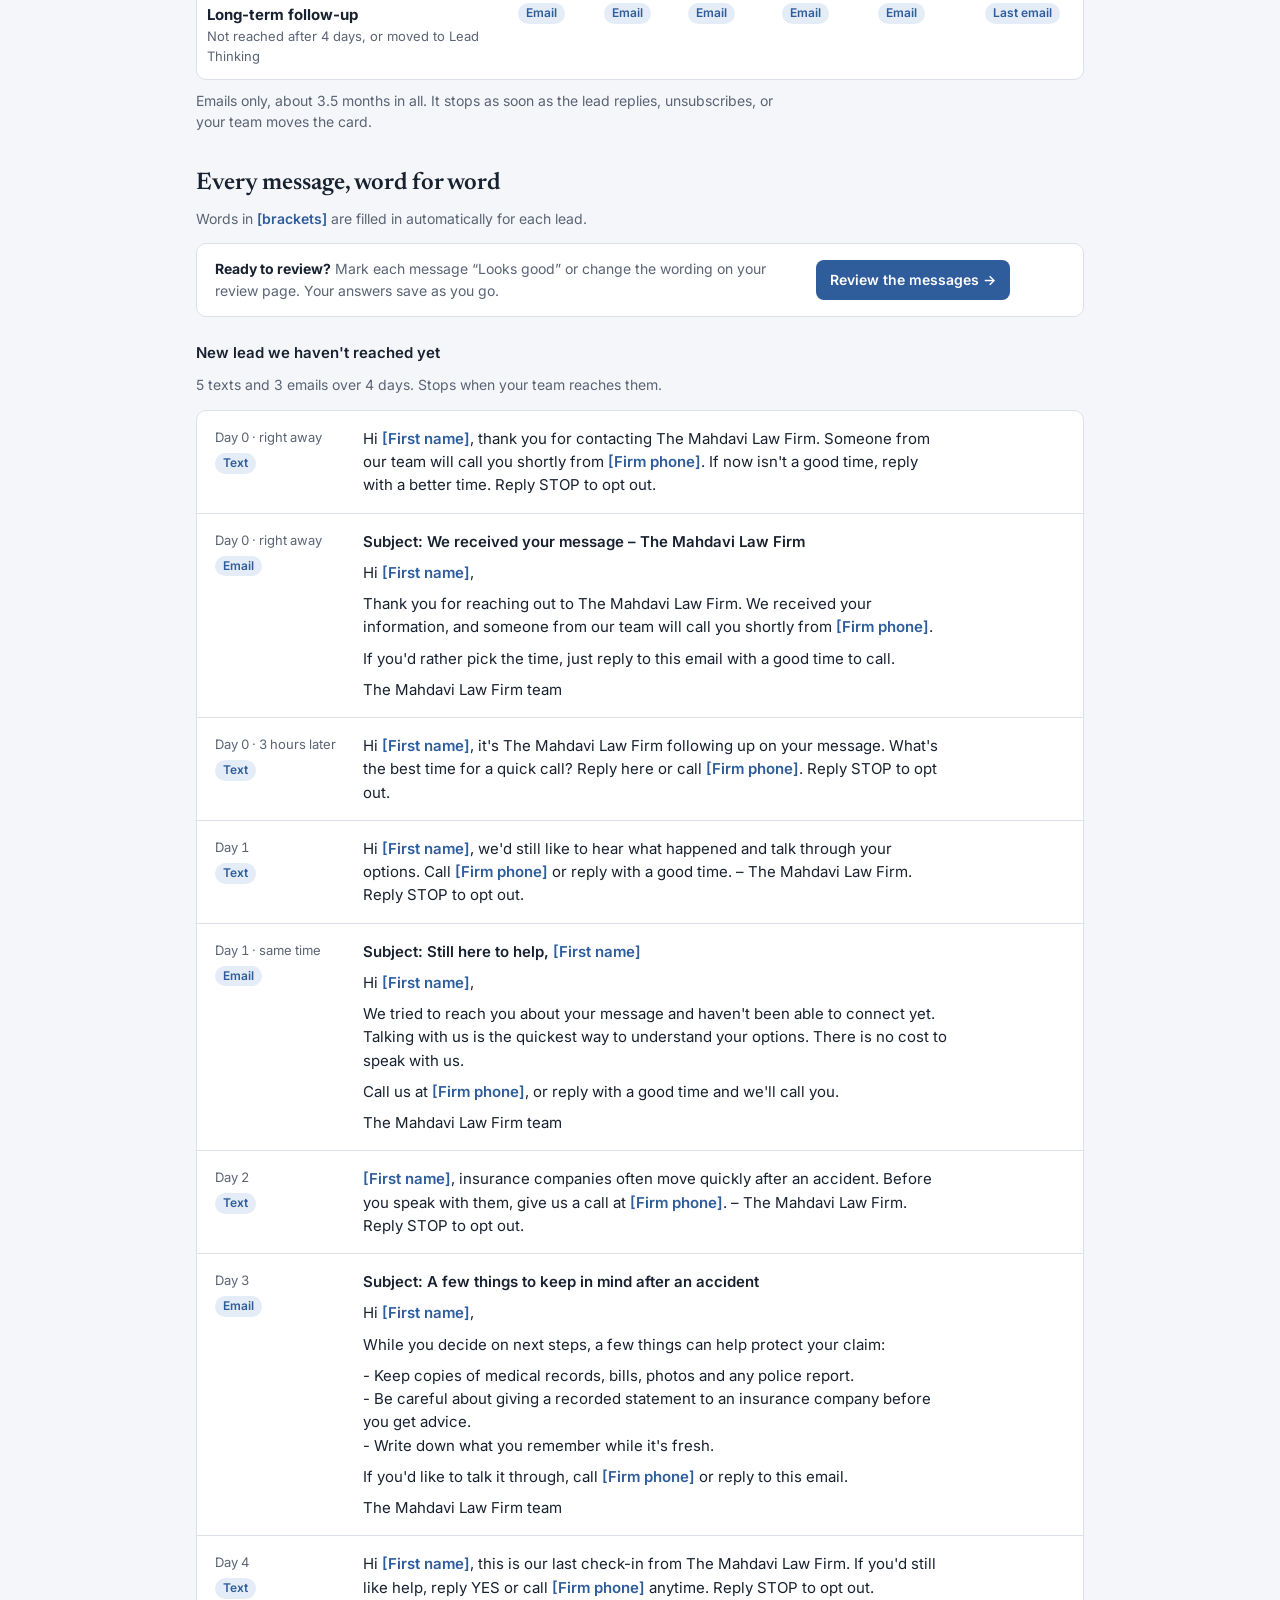
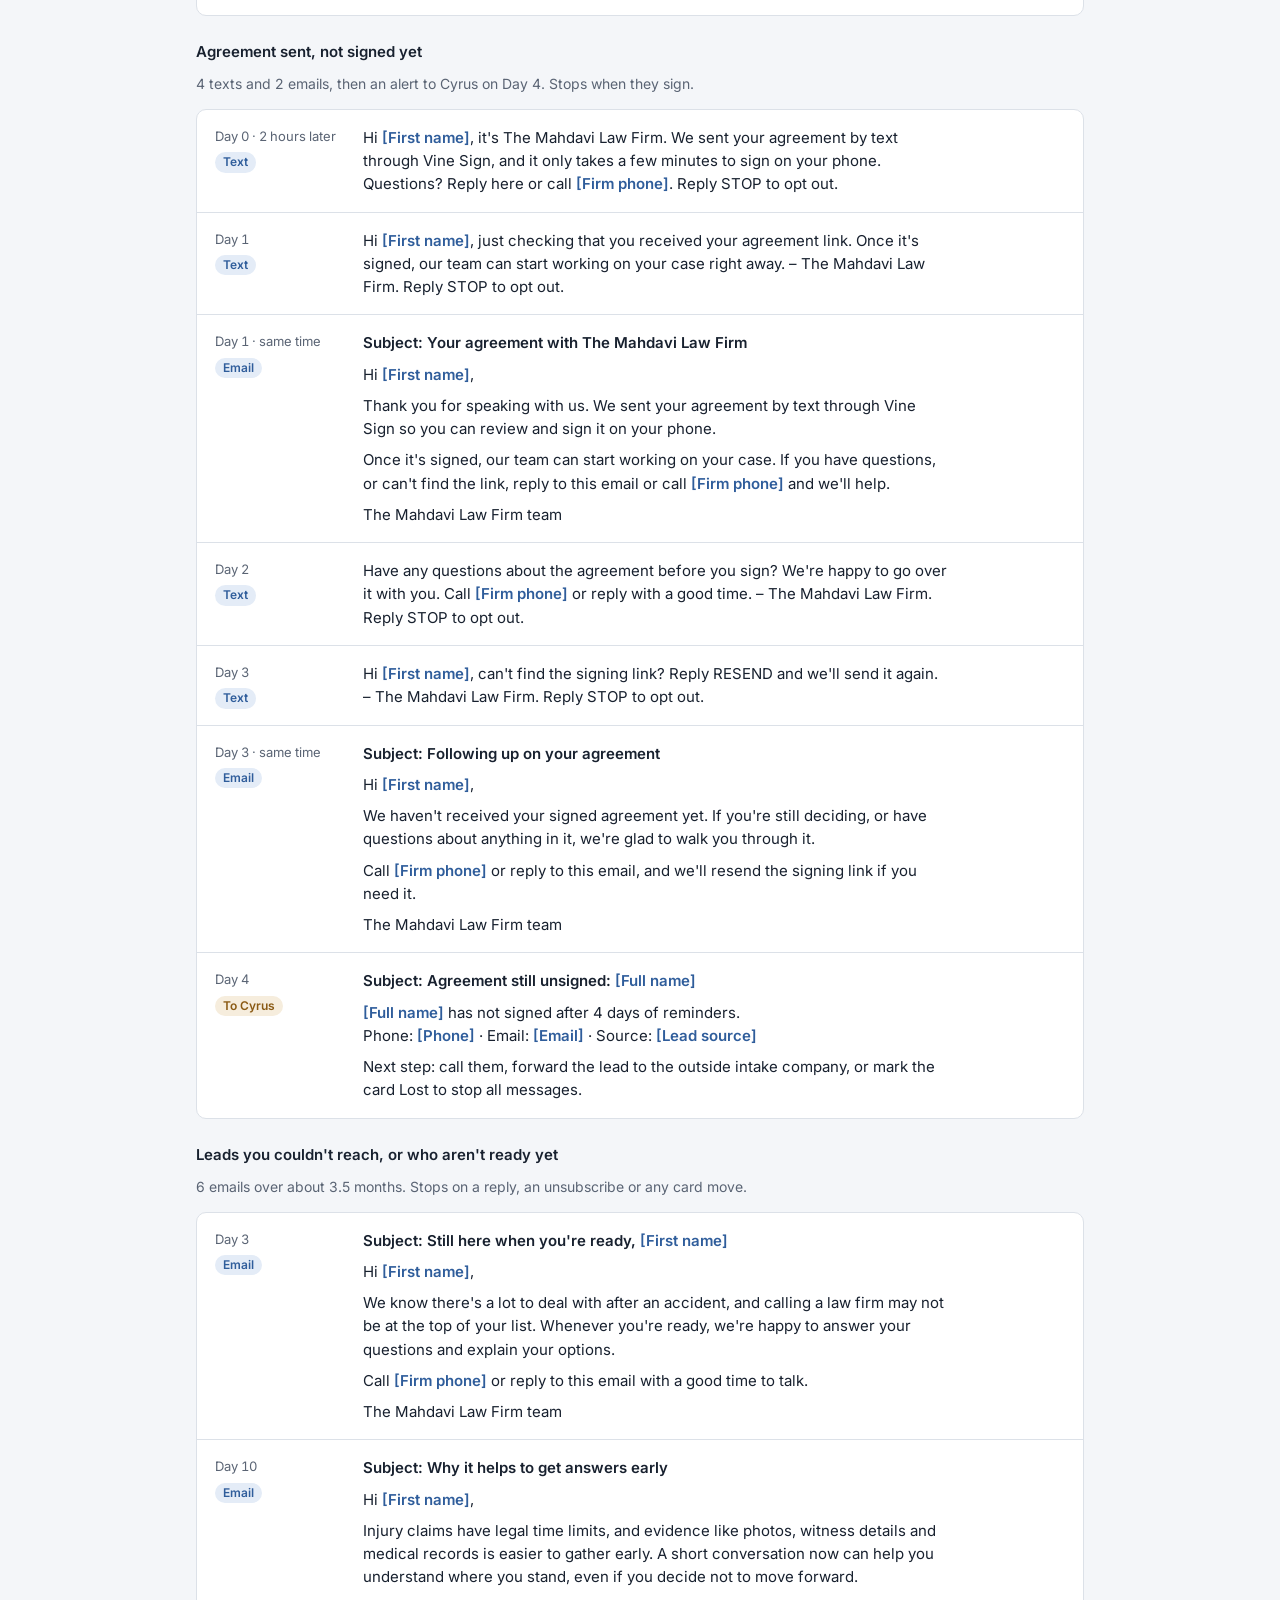
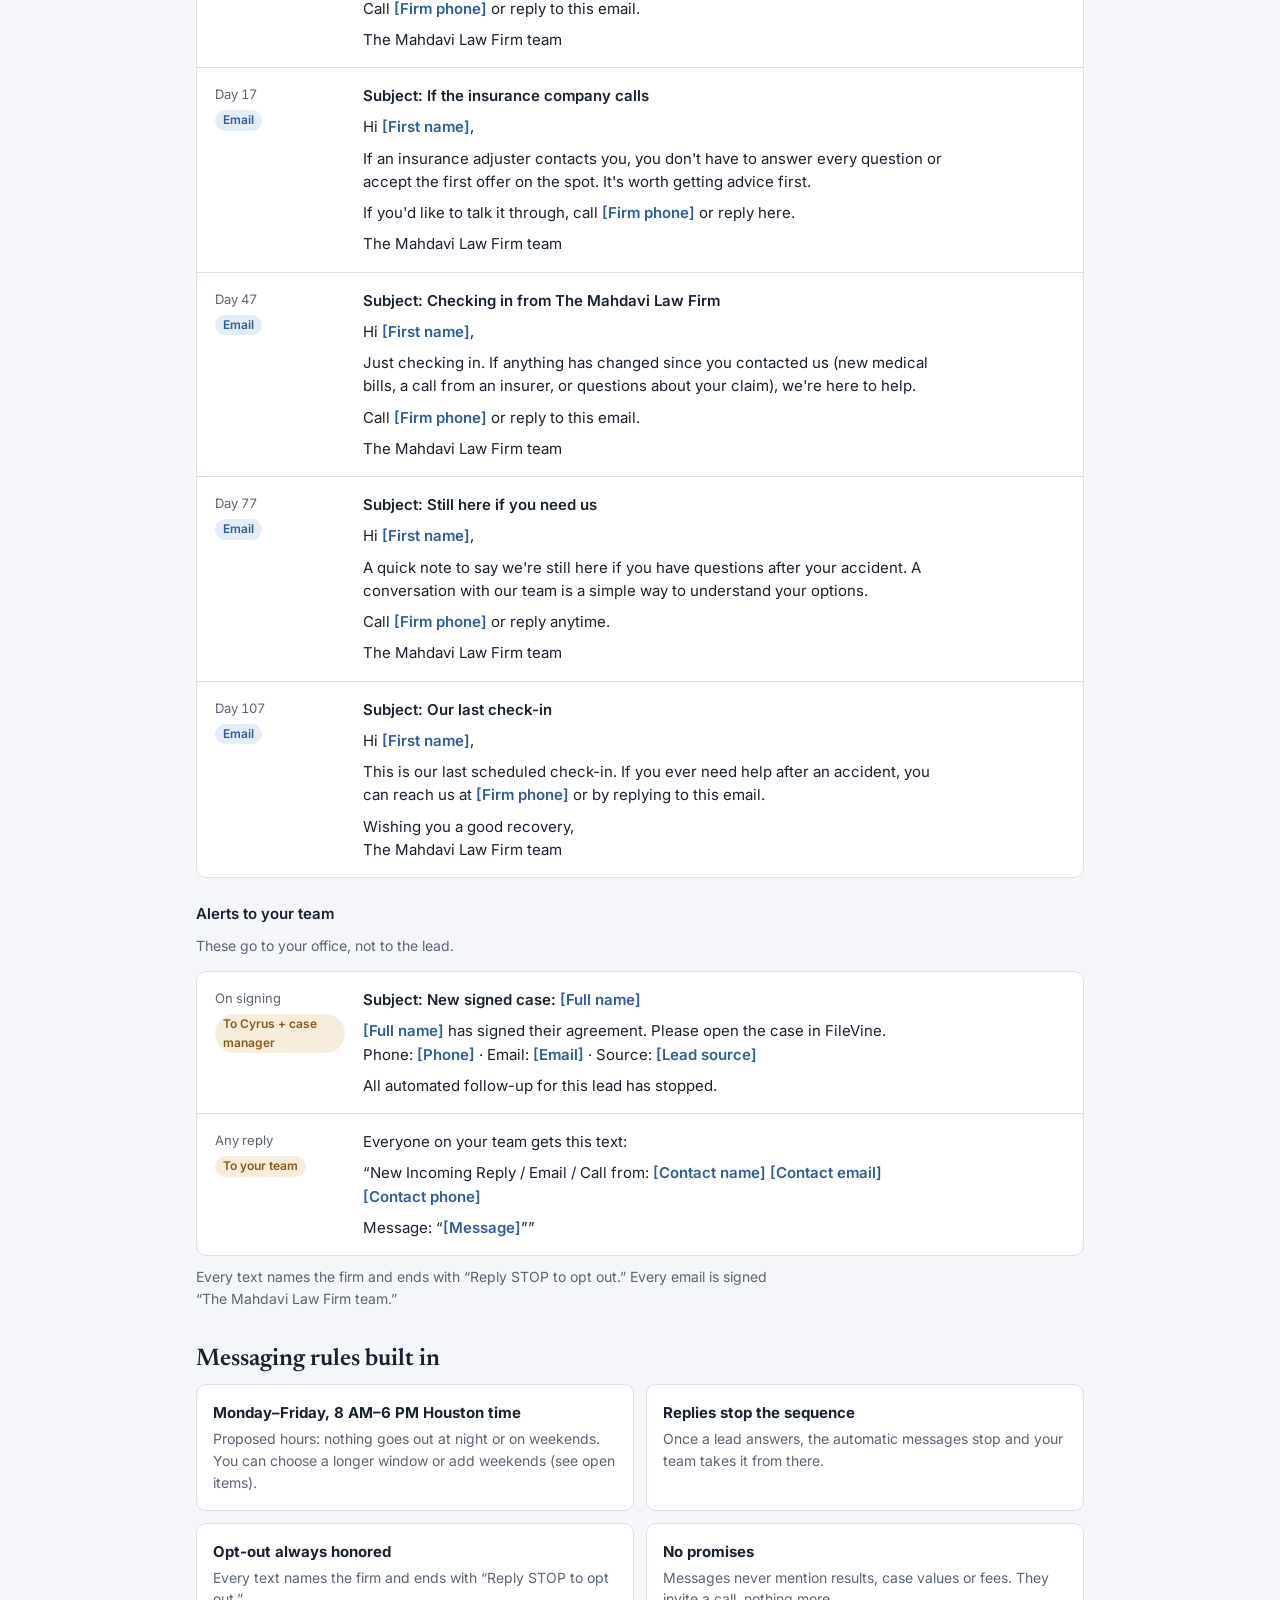
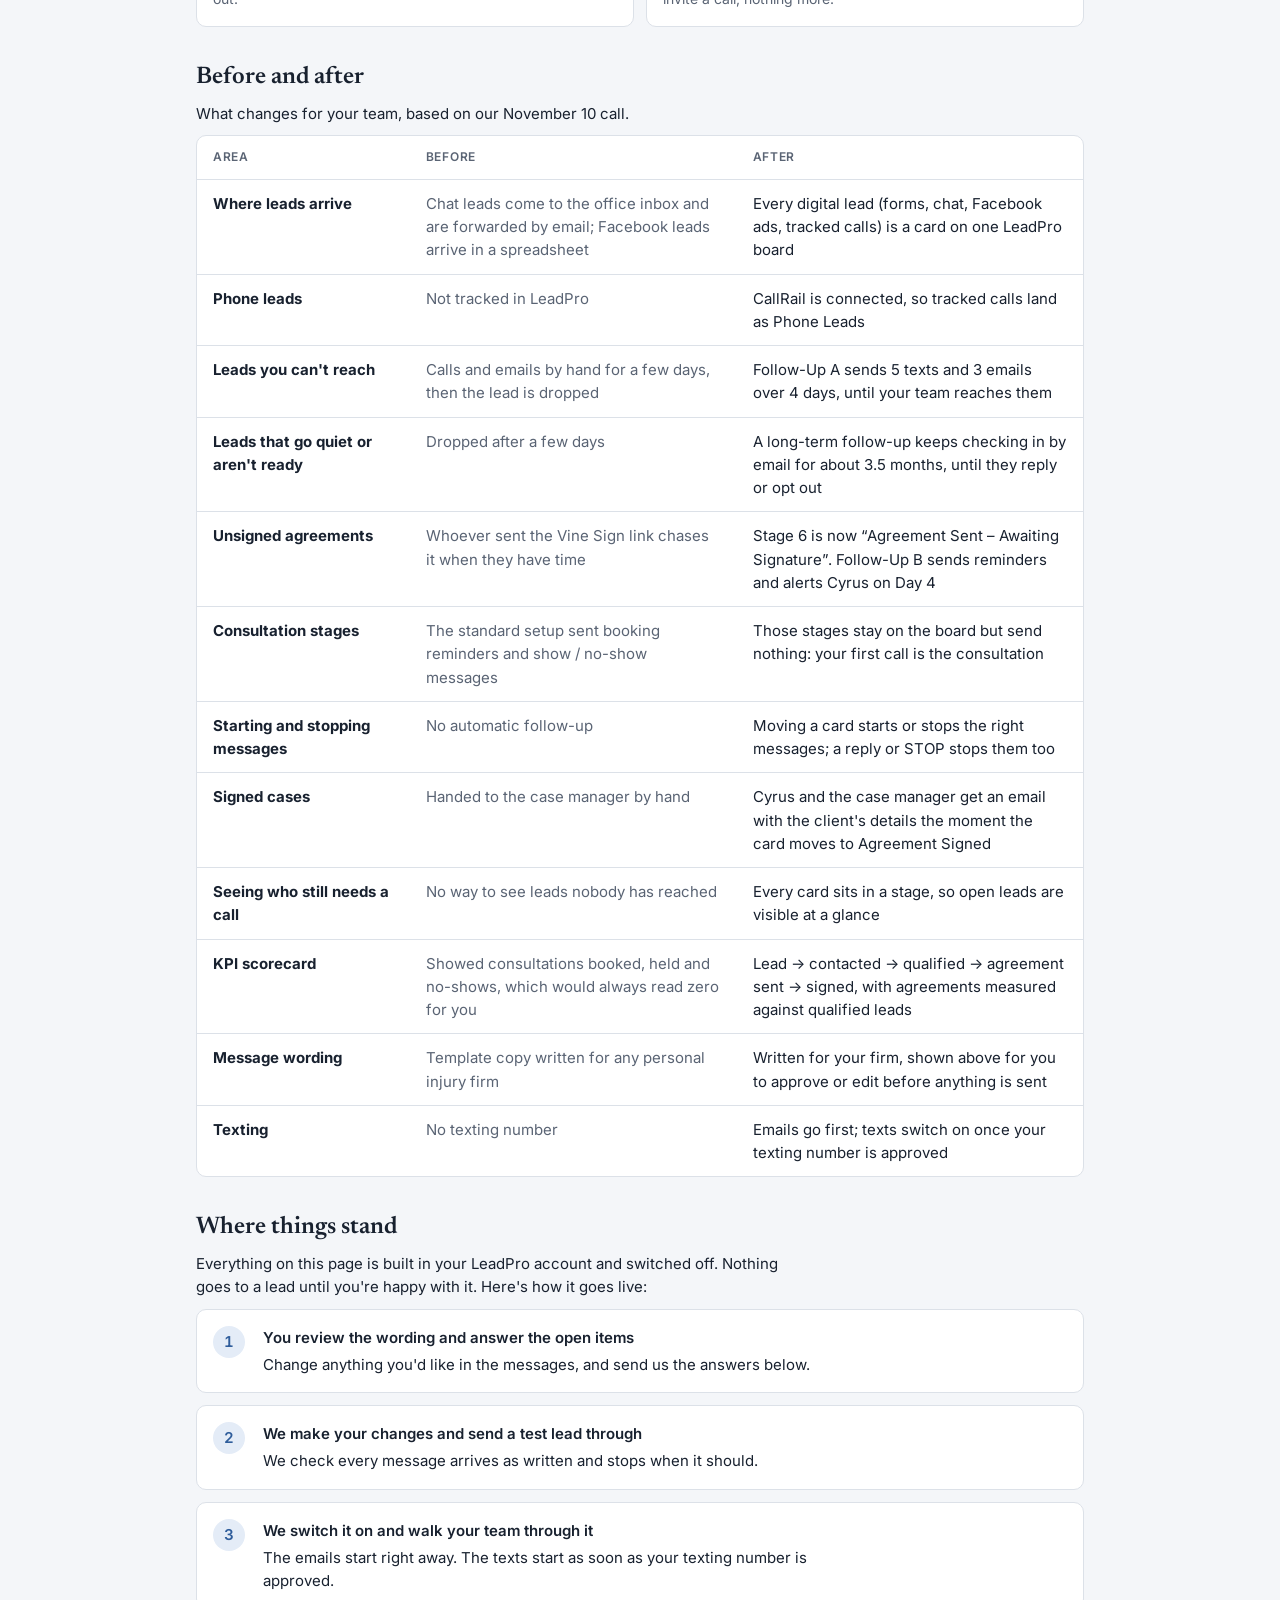
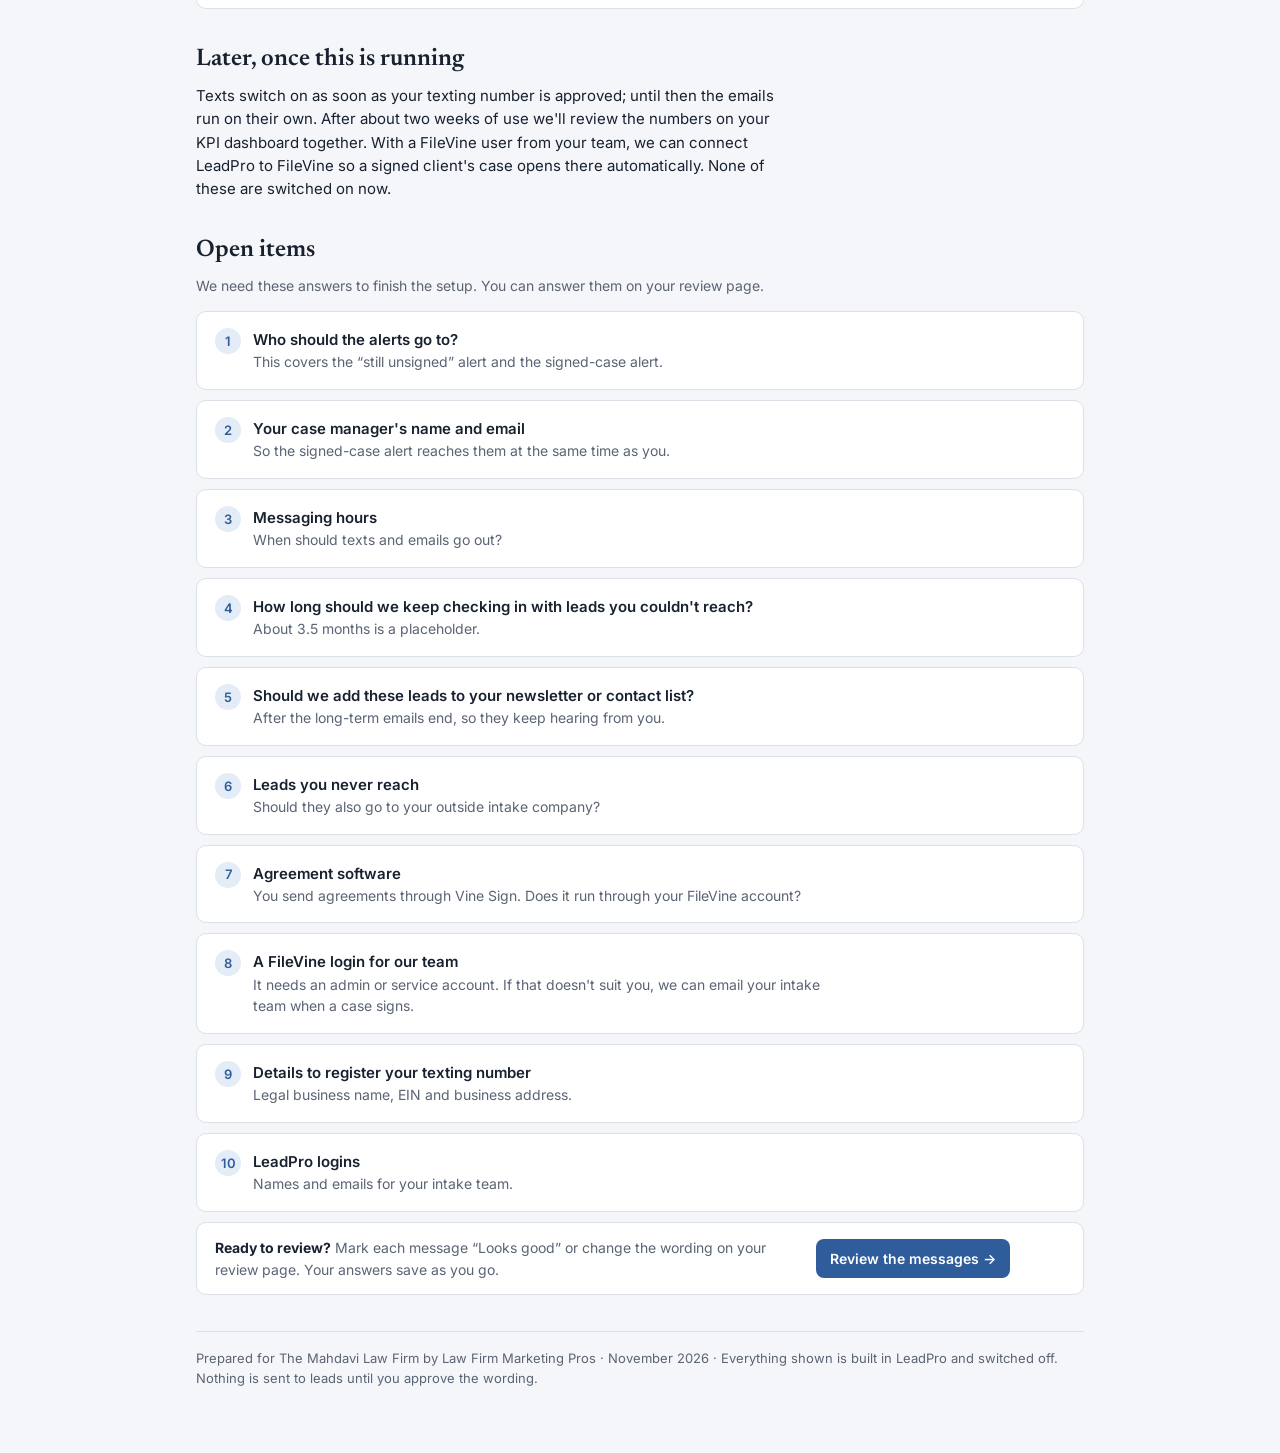
<file: plans/mahdavi-law-mc1mar.html>
<!doctype html>
<html lang="en"><head><meta charset="utf-8"><meta name="robots" content="noindex">
<title>Redirecting…</title>
<meta http-equiv="refresh" content="0; url=../plan.html?c=mahdavi-law-mc1mar">
<script>location.replace("../plan.html?c=mahdavi-law-mc1mar" + location.hash);</script>
</head><body><p><a href="../plan.html?c=mahdavi-law-mc1mar">Open the plan page</a></p></body></html>
</file>
<file: admin/edit.css>
/* Edit wording (team only): the classic review page's look, copied from ../index.html (16 Nov 2026, v1.4.0). */
:root{
  color-scheme:light;
  --bg:#EEF1F5; --paper:#FFFFFF; --ink:#16202B; --muted:#5B6775; --line:#DCE2E9; --soft:#F5F7FA;
  --accent:#1D4E89; --accent-soft:#E6EEF8;
  --ok:#13795B; --ok-soft:#E3F4EC; --warn:#9A5B00; --warn-soft:#FDF1DC; --bad:#B42318; --bad-soft:#FDECEA;
  --team:#5B3E96; --team-soft:#EFEAF8;
  --serif:"Source Serif 4", Georgia, serif;
  --sans:"IBM Plex Sans", system-ui, -apple-system, "Segoe UI", sans-serif;
}
@media (prefers-color-scheme: dark){
  :root{
    color-scheme:dark;
    --bg:#0E1318; --paper:#161D25; --ink:#E5EAF0; --muted:#9AA6B3; --line:#2A3440; --soft:#1B232C;
    --accent:#86AEE4; --accent-soft:#1B2A3D;
    --ok:#52C79C; --ok-soft:#15302A; --warn:#E5AC55; --warn-soft:#33281A; --bad:#F08A7E; --bad-soft:#3A1E1C;
    --team:#B79CF0; --team-soft:#2A2340;
  }
}
*{box-sizing:border-box}
html,body{margin:0}
body{background:var(--bg);color:var(--ink);font-family:var(--sans);font-size:15px;line-height:1.55;padding-bottom:env(safe-area-inset-bottom,0px)}
button,input,textarea,select{font:inherit;color:inherit}
:focus-visible{outline:2px solid var(--accent);outline-offset:2px}
h1,h2,h3{margin:0;text-wrap:balance}
.wrap{max-width:1180px;margin:0 auto;padding-inline:16px}
.top{background:var(--paper);border-bottom:1px solid var(--line);padding-top:env(safe-area-inset-top,0px)}
.topin{display:flex;flex-wrap:wrap;gap:8px 20px;align-items:center;justify-content:space-between;padding-block:12px}
.brandwrap{display:flex;align-items:center;gap:14px;min-width:0}
.logochip{flex:none;display:inline-flex;align-items:center;background:#fff;border-radius:8px;padding:5px 9px;border:1px solid var(--line)}
.logochip img{height:34px;width:auto;display:block}
@media (max-width:600px){.logochip img{height:26px}.brandwrap{gap:10px}}
.brand{font-size:13px;color:var(--muted)}
.brand b{color:var(--ink);font-size:15px;display:block}
.autotabs{display:flex;gap:6px;flex-wrap:wrap}
.autotabs a{font-size:14px;text-decoration:none;color:var(--muted);padding:6px 12px;border-radius:7px;border:1px solid transparent;display:inline-flex;gap:8px;align-items:center}
.autotabs a[aria-current="page"]{background:var(--accent-soft);color:var(--accent);font-weight:600}
.dot{width:8px;height:8px;border-radius:50%;background:var(--line);display:inline-block;flex:none}
.dot.approved{background:var(--ok)} .dot.changes{background:var(--warn)} .dot.pending{background:var(--accent)}
.banner{font-size:13px;background:var(--warn-soft);color:var(--ink);padding:8px 16px;text-align:center}
.hero{padding-block:26px 18px;display:grid;grid-template-columns:minmax(0,1fr) 320px;gap:24px;align-items:start}
.eyebrow{font-size:12px;letter-spacing:.08em;text-transform:uppercase;color:var(--muted);font-weight:600}
.hero h1{font-family:var(--serif);font-size:34px;line-height:1.15;margin:6px 0 8px}
.meta{display:flex;flex-wrap:wrap;gap:6px 16px;font-size:13px;color:var(--muted);align-items:center}
.lead{font-size:17px;max-width:62ch;margin:12px 0 0}
.pill{display:inline-flex;align-items:center;gap:6px;font-size:12px;font-weight:600;padding:2px 10px;border-radius:999px;white-space:nowrap}
.pill.pending{background:var(--accent-soft);color:var(--accent)}
.pill.changes{background:var(--warn-soft);color:var(--warn)}
.pill.updated{background:var(--team-soft);color:var(--team)}
.pill.approved{background:var(--ok-soft);color:var(--ok)}
.pill.none{background:var(--soft);color:var(--muted);border:1px solid var(--line)}
.progress{background:var(--paper);border:1px solid var(--line);border-radius:12px;padding:16px}
.bar{height:8px;border-radius:99px;background:var(--soft);border:1px solid var(--line);overflow:hidden;margin:10px 0 8px;display:flex}
.bar span{display:block;height:100%}
.legend{display:flex;flex-wrap:wrap;gap:4px 12px;font-size:12px;color:var(--muted)}
.legend span{display:inline-flex;align-items:center;gap:5px}
.howto{font-size:13px;color:var(--muted);margin:10px 0 0;padding:0 0 0 18px}
.glance{display:grid;grid-template-columns:repeat(5,minmax(0,1fr));gap:1px;background:var(--line);border:1px solid var(--line);border-radius:10px;overflow:hidden;margin-bottom:22px}
.glance div{background:var(--paper);padding:12px 14px;font-size:14px}
.glanceedit{border:1px dashed var(--team);border-radius:8px;padding:8px 10px;display:grid;gap:6px}
.glanceedit legend{font-size:12px;font-weight:700;color:var(--team);padding:0 4px}
.overview{margin:-10px 0 22px;display:grid;gap:10px}
.ovbtn{justify-self:start;background:transparent;border:1px dashed var(--line);color:var(--muted);border-radius:8px;padding:6px 12px;font-size:13px;cursor:pointer}
.ovbtn:hover{color:var(--ink);border-color:var(--warn)}
.ovform{max-width:720px}
.ovhist{background:var(--paper);border:1px solid var(--line);border-radius:10px;padding:12px 14px;margin:0}
.verlock{display:flex;flex-wrap:wrap;gap:8px 12px;align-items:center}
.vbadge{font-weight:700;border:1px solid var(--line);border-radius:7px;padding:4px 10px;background:var(--paper)}
.meta .updated{color:var(--ok);font-weight:600}
.tools{display:flex;flex-wrap:wrap;gap:8px;align-items:center}
.tool{font-weight:500;display:inline-flex;align-items:center;gap:4px;border:1px solid var(--line);background:var(--paper);color:var(--ink);border-radius:8px;padding:5px 10px;font-size:13px;cursor:pointer}
.tool.live{border-color:var(--bad);color:var(--bad);animation:pulse 1.4s infinite}
.shotlist,.shots{display:flex;flex-wrap:wrap;gap:8px}
.shot{position:relative}
.shot img,.shots img{width:110px;height:76px;object-fit:cover;border-radius:6px;border:1px solid var(--line);display:block;background:var(--soft)}
.shot button{position:absolute;top:-7px;right:-7px;width:22px;height:22px;border-radius:50%;border:1px solid var(--line);background:var(--paper);color:var(--ink);cursor:pointer;line-height:1}
.shots{margin-top:6px}
.glance b{display:block;font-size:11px;letter-spacing:.06em;text-transform:uppercase;color:var(--muted);margin-bottom:2px}
.main{display:grid;grid-template-columns:minmax(0,1fr) minmax(0,440px);gap:22px;align-items:start}
.flow{display:flex;flex-direction:column}
.dayhead{font-size:12px;font-weight:700;letter-spacing:.08em;text-transform:uppercase;color:var(--accent);margin:18px 0 8px}
.dayhead:first-child{margin-top:0}
.node{display:grid;grid-template-columns:40px minmax(0,1fr) auto;gap:12px;align-items:center;width:100%;text-align:left;background:var(--paper);border:1px solid var(--line);border-radius:12px;padding:12px 14px;cursor:pointer;transition:border-color .15s, box-shadow .15s}
.node:hover{border-color:var(--accent)}
.node[aria-pressed="true"]{border-color:var(--accent);box-shadow:0 0 0 3px var(--accent-soft)}
.node.team{background:var(--team-soft);border-color:transparent}
.node.team[aria-pressed="true"]{border-color:var(--team)}
.node.startend{background:var(--soft)}
.icon{width:40px;height:40px;border-radius:50%;display:flex;align-items:center;justify-content:center;background:var(--accent-soft);color:var(--accent)}
.node.team .icon{background:var(--paper);color:var(--team)}
.node.startend .icon{background:var(--paper);color:var(--muted);border:1px solid var(--line)}
.icon svg{width:20px;height:20px}
.ntitle{font-weight:600;font-size:15px;line-height:1.3}
.nsub{font-size:13px;color:var(--muted);margin-top:2px}
.conn{display:flex;align-items:center;gap:10px;height:30px;margin-left:33px;padding-left:18px;border-left:2px dotted var(--line);font-size:12px;color:var(--muted)}
.inspector{position:sticky;top:16px;background:var(--paper);border:1px solid var(--line);border-radius:14px;padding:20px;max-height:calc(100vh - 32px);overflow:auto}
.inspector.inline{position:static;max-height:none;margin:10px 0 4px;border-color:var(--accent)}
.ihead{display:flex;flex-wrap:wrap;gap:6px 10px;align-items:center;font-size:13px;color:var(--muted)}
.inspector h2{font-family:var(--serif);font-size:22px;line-height:1.25;margin:6px 0 8px}
.inspector p{margin:0 0 10px}
.sms{background:var(--soft);border:1px solid var(--line);border-radius:16px 16px 16px 4px;padding:12px 14px;white-space:pre-line;font-size:14.5px}
.email{border:1px solid var(--line);border-radius:10px;overflow:hidden;font-size:14.5px}
.email .subj{background:var(--soft);padding:9px 12px;border-bottom:1px solid var(--line);font-size:13px}
.email .body{padding:12px;white-space:pre-line}
.pendingtxt{color:var(--muted);font-style:italic}
.chip{font-size:12px;background:var(--accent-soft);color:var(--accent);border-radius:4px;padding:0 5px;white-space:nowrap}
.len{font-size:12px;color:var(--muted);margin-top:6px}
.smsreq{margin-top:10px;padding:10px 12px;border:1px dashed var(--warn);border-radius:8px;background:transparent;font-size:12.5px;line-height:1.5;color:var(--ink)}
.smsreq .smsreq-h{display:flex;flex-wrap:wrap;gap:4px 8px;align-items:baseline;margin-bottom:3px}
.smsreq .smsreq-h b{color:var(--warn);font-size:12.5px}
.smsreq .smsreq-tag{font-size:11px;color:var(--muted);text-transform:uppercase;letter-spacing:.04em}
.smsreq ul{margin:6px 0 0;padding-left:18px}
.smsreq li{margin:2px 0}
.nreq{display:block;font-size:11.5px;color:var(--warn);margin-top:2px}
.note{font-size:13px;margin-top:12px;padding:9px 12px;border-radius:8px;background:var(--warn-soft)}
.note b{color:var(--warn)}
.actions{display:grid;grid-template-columns:repeat(auto-fit,minmax(120px,1fr));gap:8px;margin-top:16px}
.btn{border:1px solid var(--line);background:var(--paper);border-radius:9px;padding:9px 12px;font-size:14px;font-weight:600;cursor:pointer;display:inline-flex;gap:6px;align-items:center;justify-content:center}
.btn:hover{border-color:var(--accent)}
.btn.ok{background:var(--ok);border-color:var(--ok);color:#fff}
.btn.warn[aria-pressed="true"]{background:var(--warn-soft);border-color:var(--warn);color:var(--warn)}
.btn.edit[aria-pressed="true"]{background:var(--accent-soft);border-color:var(--accent);color:var(--accent)}
.btn.primary{background:var(--accent);border-color:var(--accent);color:var(--paper)}
.btn:disabled{opacity:.5;cursor:not-allowed}
.form{display:grid;gap:8px;margin-top:12px;background:var(--soft);border:1px solid var(--line);border-radius:10px;padding:12px}
.form label{font-size:13px;font-weight:600}
.row2{display:grid;grid-template-columns:1fr 1fr;gap:8px}
textarea,input[type=text],input[type=email]{width:100%;border:1px solid var(--line);border-radius:7px;padding:8px 10px;background:var(--paper);font-size:14px}
textarea{resize:vertical}
.chips{display:flex;flex-wrap:wrap;gap:6px}
.chips button{border:1px solid var(--line);background:var(--paper);border-radius:999px;padding:4px 11px;font-size:13px;cursor:pointer}
.chips button[aria-pressed="true"]{background:var(--accent);border-color:var(--accent);color:var(--paper)}
.hint{font-size:12px;color:var(--muted)}
.hist{margin-top:18px;border-top:1px solid var(--line);padding-top:12px}
.hist h3{font-size:12px;letter-spacing:.06em;text-transform:uppercase;color:var(--muted);margin-bottom:8px}
.hitem{border-left:3px solid var(--line);padding:4px 0 8px 10px;margin-bottom:8px;font-size:13px}
.hitem.approve{border-color:var(--ok)} .hitem.change{border-color:var(--warn)} .hitem.copy{border-color:var(--accent)}
.hitem .who{font-weight:600}
.hitem .when{color:var(--muted)}
.hitem .copytxt{white-space:pre-line;background:var(--soft);border-radius:6px;padding:6px 8px;margin-top:4px}
.reply{margin-top:8px;background:var(--team-soft);border:1px solid var(--team);border-left:4px solid var(--team);border-radius:8px;padding:8px 10px;font-size:14px;line-height:1.45;color:var(--ink,inherit)}
.reply b{display:block;font-size:11px;letter-spacing:.06em;text-transform:uppercase;color:var(--team);margin-bottom:2px}
body.saving .actions button,body.saving form button[type=submit],body.saving [data-q]{pointer-events:none;opacity:.55}
.hitem .old{opacity:.7}
.loadnote{margin-top:12px;padding:10px 12px;border:1px dashed var(--line);border-radius:8px;color:var(--muted);font-size:14px}
.section{margin-top:34px}
.section h2{font-family:var(--serif);font-size:24px;margin-bottom:6px}
.qs{display:grid;gap:10px;margin-top:12px}
.q{background:var(--paper);border:1px solid var(--line);border-radius:12px;padding:14px 16px;display:grid;gap:8px}
.q p{margin:0}
.approveall{background:var(--paper);border:2px solid var(--accent);border-radius:14px;padding:20px;margin-top:12px;display:grid;gap:10px;max-width:720px}
.approveall.done{border-color:var(--ok);background:var(--ok-soft)}
.check{display:flex;gap:8px;align-items:flex-start;font-size:14px}
.check input{margin-top:4px}
.autopick{display:flex;gap:10px;align-items:center;flex-wrap:wrap}
.autopick label{font-size:12px;letter-spacing:.06em;text-transform:uppercase;color:var(--muted);font-weight:600}
.autopick select,.adminbar select{font-size:15px;font-weight:600;padding:8px 12px;border:1px solid var(--line);border-radius:9px;background:var(--paper);color:var(--ink);max-width:100%}
.autopick select{min-width:min(360px,100%)}
.signin{background:none;border:0;color:var(--muted);text-decoration:underline;cursor:pointer;font-size:12px;padding:0}
[hidden]{display:none!important}
.rs{font-weight:700}.rs.done{color:var(--ok)}.rs.prog{color:var(--warn)}.rs.open{color:var(--accent)}
.hitem.isdone{border-color:var(--ok)}
.rs.upd{color:var(--team)}
.pill.progress{background:var(--warn-soft);color:var(--warn)} .pill.updated{background:var(--team-soft);color:var(--team)}
.hitem .stamps{font-size:12px;color:var(--muted);margin-top:4px}
.tline{list-style:none;margin:6px 0 0;padding:0 0 0 10px;border-left:2px dotted var(--line);font-size:12.5px}
.tline li{margin:3px 0}.tline .tl-when{color:var(--muted);margin-right:6px}
.subsbtn{font-weight:700}
.subsbtn .cnt{display:inline-block;min-width:20px;padding:0 6px;margin-left:4px;border-radius:999px;background:var(--warn);color:#fff;font-size:12px;line-height:18px;text-align:center}
.subs h1{font-family:var(--serif);font-size:30px;margin:6px 0 4px}
.subs .sumrow{display:flex;gap:8px;flex-wrap:wrap;margin:14px 0}
.subs .sumrow button{border:1px solid var(--line);background:var(--paper);border-radius:10px;padding:8px 12px;font-size:13px;cursor:pointer;color:var(--ink);text-align:left}
.subs .sumrow button b{display:block;font-size:20px}
.subs .sumrow button[aria-pressed="true"]{border-color:var(--accent);box-shadow:0 0 0 2px var(--accent) inset}
.subs .filters{display:flex;gap:8px;flex-wrap:wrap;align-items:center;margin-bottom:14px}
.subs .filters select,.subs .filters input{font-size:14px;padding:7px 10px;border:1px solid var(--line);border-radius:8px;background:var(--paper);color:var(--ink)}
.subs .filters input{min-width:220px}
.scard{background:var(--paper);border:1px solid var(--line);border-left:4px solid var(--line);border-radius:12px;padding:14px 16px;margin-bottom:10px;display:grid;gap:6px;font-size:14px}
.scard.st-req{border-left-color:var(--warn)} .scard.st-prog{border-left-color:var(--warn)} .scard.st-upd{border-left-color:var(--team)} .scard.st-ok{border-left-color:var(--ok)} .scard.k-answer{border-left-color:var(--accent)} .scard.k-approve_all{border-left-color:var(--ok)}
.scard .shead{display:flex;gap:8px;flex-wrap:wrap;align-items:center;justify-content:space-between}
.scard .where{font-size:12px;color:var(--muted);letter-spacing:.02em}
.scard .where b{color:var(--ink)}
.scard .stitle{font-weight:700;font-size:15px}
.scard .copytxt{white-space:pre-line;background:var(--soft);border-radius:6px;padding:6px 8px}
.scard .hadmin{margin-top:4px}
.scard a.golink{font-size:13px}
.srow{display:flex;flex-wrap:wrap;gap:8px 14px;align-items:center;justify-content:space-between}
.cpick{position:relative;display:inline-block}
.cpick>button{font-size:15px;font-weight:600;padding:7px 12px;border:1px solid var(--line);border-radius:9px;background:var(--paper);color:var(--ink);cursor:pointer;max-width:100%}
.cpick>button .lbl{font-weight:400;color:var(--muted);font-size:12px;margin-right:4px}
.cpanel{position:absolute;z-index:50;top:calc(100% + 6px);left:0;width:min(360px,calc(100vw - 32px));background:var(--paper);border:1px solid var(--line);border-radius:12px;box-shadow:0 12px 32px rgba(0,0,0,.18);padding:8px}
.cpanel input{width:100%;font-size:15px;padding:8px 10px;border:1px solid var(--line);border-radius:8px;background:var(--paper);color:var(--ink)}
.cpanel .clist{max-height:min(340px,60vh);overflow:auto;margin-top:6px;display:grid;gap:2px}
.cpanel .clist button{display:flex;align-items:center;gap:8px;justify-content:space-between;width:100%;text-align:left;border:0;background:none;color:var(--ink);padding:8px 10px;border-radius:8px;font-size:14px;cursor:pointer}
.cpanel .clist button:hover,.cpanel .clist button:focus-visible,.cpanel .clist button.cur{background:var(--soft)}
.cpanel .clist .cn{font-weight:600}.cpanel .clist .cc{font-size:11px;color:var(--muted);display:block;font-weight:400}
.cpanel .clist .cnt{min-width:20px;padding:0 6px;border-radius:999px;background:var(--warn);color:#fff;font-size:12px;line-height:18px;text-align:center}
.cpanel .cfoot{font-size:12px;color:var(--muted);padding:6px 4px 2px}
.cren{display:inline-flex;gap:6px;align-items:center;flex-wrap:wrap}
.cren input{font-size:15px;padding:7px 10px;border:1px solid var(--line);border-radius:8px;background:var(--paper);color:var(--ink);min-width:min(280px,70vw)}
.subs .none{padding:30px;text-align:center;color:var(--muted);border:1px dashed var(--line);border-radius:12px}
.del{background:none;border:1px solid var(--line);color:var(--bad);border-radius:6px;padding:3px 8px;font-size:12px;font-weight:600;cursor:pointer}
.del.armed{background:var(--bad);color:#fff;border-color:var(--bad)}
.tools{display:flex;gap:8px;align-items:center;flex-wrap:wrap}
.tools .upd{font-size:12px;color:var(--muted)}
.btn.small{padding:5px 10px;font-size:13px}
.adminbar{background:var(--team-soft);border-bottom:1px solid var(--line);font-size:13px}
.adminbar .wrap{display:flex;flex-wrap:wrap;gap:8px 14px;align-items:center;padding-block:8px}
.adminbar b{color:var(--team)}
.adminbar a.btn{text-decoration:none;color:var(--ink)}
.adminbar [data-me] b{color:var(--ink)}
.adminbar input{width:220px;padding:5px 8px;font-size:13px}
.adminbar{transition:background .4s}
.adminbar.welcome{animation:welcome 3s ease-out}
@keyframes welcome{0%{background:var(--ok);}25%{background:color-mix(in srgb,var(--ok) 35%,var(--team-soft));}100%{background:var(--team-soft);}}
.adminbadge{display:inline-flex;align-items:center;gap:7px;font-weight:700;color:var(--team);background:var(--paper);border:1px solid var(--team);border-radius:999px;padding:3px 11px}
.pulse{width:8px;height:8px;border-radius:50%;background:var(--ok);box-shadow:0 0 0 0 var(--ok);animation:pulse 1.8s infinite}
@keyframes pulse{0%{box-shadow:0 0 0 0 color-mix(in srgb,var(--ok) 70%,transparent)}70%{box-shadow:0 0 0 7px transparent}100%{box-shadow:0 0 0 0 transparent}}
.welcomemsg{font-weight:600;color:var(--ok);animation:fadein .4s ease-out}
@keyframes fadein{from{opacity:0;transform:translateY(-3px)}to{opacity:1;transform:none}}
.akmsg{font-weight:600}
.akmsg.bad{color:var(--bad)}
.shake{animation:shake .4s;border-color:var(--bad)!important}
@keyframes shake{0%,100%{transform:translateX(0)}20%{transform:translateX(-6px)}40%{transform:translateX(6px)}60%{transform:translateX(-4px)}80%{transform:translateX(4px)}}
.spin{display:inline-block;width:11px;height:11px;margin-right:6px;border:2px solid currentColor;border-right-color:transparent;border-radius:50%;animation:spin .7s linear infinite;vertical-align:-1px}
@keyframes spin{to{transform:rotate(360deg)}}
@media (prefers-reduced-motion: reduce){.adminbar.welcome,.pulse,.shake,.spin,.welcomemsg{animation:none}}
.adm{display:inline-flex;align-items:center;gap:4px;border:1px dashed var(--team);color:var(--team);background:transparent;border-radius:7px;padding:3px 9px;font-size:12px;font-weight:600;cursor:pointer}
.admform{border:1px dashed var(--team);background:var(--team-soft)}
.hadmin{display:grid;grid-template-columns:1fr 1.4fr auto;gap:6px;margin-top:6px}
.hadmin select,.hadmin input{padding:5px 8px;font-size:13px;border:1px solid var(--line);border-radius:6px;background:var(--paper)}
.okbanner{display:flex;gap:10px;align-items:center;background:var(--ok-soft);color:var(--ink);border:1px solid var(--ok);border-radius:12px;padding:10px 14px;margin-top:12px;font-size:14px}
.okbanner svg{width:22px;height:22px;color:var(--ok);flex:none}
.node.isok .icon{background:var(--ok-soft);color:var(--ok)}
.node.isok{border-color:var(--ok);background:linear-gradient(90deg,var(--ok-soft),var(--paper) 55%)}
.node.isok .pill.approved{background:var(--ok);color:var(--paper)}
.tabok{width:14px;height:14px;color:var(--ok);flex:none}
.edited{font-size:11px;color:var(--team);font-weight:600;margin-left:6px}
.toast{position:fixed;left:50%;bottom:calc(20px + env(safe-area-inset-bottom,0px));transform:translateX(-50%);background:var(--ink);color:var(--paper);padding:10px 16px;border-radius:9px;font-size:14px;opacity:0;pointer-events:none;transition:opacity .2s}
.toast.show{opacity:1}
.foot{margin:40px 0 30px;font-size:12px;color:var(--muted)}
.empty{padding:60px 0;text-align:center;color:var(--muted)}
@media (max-width:980px){
  .main{grid-template-columns:minmax(0,1fr)}
  .hero{grid-template-columns:minmax(0,1fr)}
  #sideInspector{display:none}
  .glance{grid-template-columns:repeat(2,minmax(0,1fr))}
}
@media (max-width:520px){
  .hero h1{font-size:27px}
  .row2{grid-template-columns:1fr}
  .node{grid-template-columns:34px minmax(0,1fr);}
  .node .pill{grid-column:2;justify-self:start}
  .icon{width:34px;height:34px}
  .conn{margin-left:30px}
}
@media (prefers-reduced-motion:reduce){*{transition:none!important}}
.qanswer b{color:var(--ink)}

/* v1.6.0: the classic editor is being retired */
.oldbanner{position:sticky;top:0;z-index:30;background:#8a1c12;color:#fff;font-size:14.5px;line-height:1.4;padding:10px 16px;text-align:center}
.oldbanner b{font-weight:700}
</file>
<file: admin/lfmp-ui.css>
/* LFMP UI: shared look for LFMP internal tools (KPI admin now; the Sub-account Builder will copy this file as is).
   Keep the copies byte-identical. Fonts are self-hosted next to this file in fonts/ (SIL OFL 1.1, see fonts/OFL.txt).
   Theme: no data-theme = Auto (follows the system); data-theme="light" | "dark" forces one. Saved choice: localStorage "lfmp-theme".
   Contrast: every text/background pair below passes WCAG AA (4.5:1) for normal text. */

@font-face{font-family:"Inter";src:url(fonts/inter-latin-var.woff2) format("woff2");font-weight:100 900;font-style:normal;font-display:swap}
@font-face{font-family:"Barlow Condensed";src:url(fonts/barlow-condensed-700.woff2) format("woff2");font-weight:700;font-style:normal;font-display:swap}
@font-face{font-family:"Barlow Condensed";src:url(fonts/barlow-condensed-600.woff2) format("woff2");font-weight:600;font-style:normal;font-display:swap}

:root{
  --d:"Barlow Condensed","Arial Narrow",Impact,sans-serif;
  --b:"Inter",system-ui,-apple-system,"Segoe UI",Arial,sans-serif;
  --mono:ui-monospace,SFMono-Regular,Menlo,Consolas,monospace;
  /* light */
  --bg:#f4f2ed; --panel:#fff; --panel2:#faf8f4; --line:#dedad2; --ink:#141414; --mut:#6d6a64;
  --acc:#a8741f; --acc-ink:#8a5d15; --acc-on:#141108; --acc-soft:#f3e9d6;
  --red:#b3392f; --green:#26754e; --blue:#3d6fb8; --chip:#efece6;
  --shade:rgba(20,17,10,.45); --shadow:0 18px 50px rgba(20,17,10,.18);
  color-scheme:light;
}
@media (prefers-color-scheme:dark){:root:not([data-theme="light"]){
  --bg:#0b0b0c; --panel:#121214; --panel2:#18181b; --line:#2a2a2e; --ink:#f2f1ee; --mut:#9b9aa0;
  --acc:#d9a64e; --acc-ink:#d9a64e; --acc-on:#141108; --acc-soft:#2a2112;
  --red:#ef5a52; --green:#46b37f; --blue:#7aa7e6; --chip:#1f1f23;
  --shade:rgba(0,0,0,.6); --shadow:0 18px 50px rgba(0,0,0,.6);
  color-scheme:dark;}}
:root[data-theme="dark"]{
  --bg:#0b0b0c; --panel:#121214; --panel2:#18181b; --line:#2a2a2e; --ink:#f2f1ee; --mut:#9b9aa0;
  --acc:#d9a64e; --acc-ink:#d9a64e; --acc-on:#141108; --acc-soft:#2a2112;
  --red:#ef5a52; --green:#46b37f; --blue:#7aa7e6; --chip:#1f1f23;
  --shade:rgba(0,0,0,.6); --shadow:0 18px 50px rgba(0,0,0,.6);
  color-scheme:dark;}

*,*::before,*::after{box-sizing:border-box}
[hidden]{display:none !important}
html{-webkit-text-size-adjust:100%}
body{margin:0;background:var(--bg);color:var(--ink);font:15px/1.5 var(--b);-webkit-font-smoothing:antialiased}
button,input,select,textarea{font:inherit;color:inherit}
a{color:var(--acc-ink)}
:focus-visible{outline:2px solid var(--acc);outline-offset:2px}
.mono,code{font-family:var(--mono);font-size:.86em}
.mut{color:var(--mut)}

/* type */
.disp{font-family:var(--d);font-weight:700;text-transform:uppercase;line-height:.95;letter-spacing:0;margin:0}
.disp .g{color:var(--acc-ink)}
.ey{font-size:11.5px;font-weight:700;letter-spacing:.16em;text-transform:uppercase;color:var(--acc-ink);margin:0}

/* buttons: one gold .btn.p per screen */
.btn{display:inline-flex;align-items:center;justify-content:center;gap:8px;min-height:38px;padding:10px 16px;border:1px solid var(--line);background:transparent;color:var(--ink);
  font:700 12.5px/1 var(--b);letter-spacing:.12em;text-transform:uppercase;text-decoration:none;white-space:nowrap;cursor:pointer;border-radius:0}
.btn:hover{border-color:var(--ink)}
.btn[disabled]{opacity:.5;cursor:default} .btn[disabled]:hover{border-color:var(--line)}
.btn.p{background:var(--acc);border-color:var(--acc);color:var(--acc-on)} .btn.p:hover{filter:brightness(1.07);border-color:var(--acc)}
.btn.danger{color:var(--red)} .btn.danger:hover{border-color:var(--red)}
.btn.sm{min-height:32px;padding:7px 11px;font-size:11.5px}
.btn.icon{padding:0;width:38px}
.btn svg{width:14px;height:14px;flex:0 0 auto}
.lnk{background:none;border:0;padding:0;color:var(--acc-ink);font:600 13px var(--b);cursor:pointer;text-decoration:underline;text-underline-offset:3px}

/* top bar */
.top{display:flex;align-items:center;gap:28px;padding:22px 0;border-bottom:1px solid var(--line)}
.mark{width:34px;height:34px;border:1.5px solid var(--ink);display:grid;place-items:center;font:700 9.5px/1 var(--b);letter-spacing:.02em;color:var(--ink);text-decoration:none;flex:0 0 auto}
.nav{display:flex;gap:26px}
.nav a{font:700 12px/1 var(--b);letter-spacing:.14em;text-transform:uppercase;color:var(--mut);text-decoration:none;padding:6px 0;border-bottom:2px solid transparent}
.nav a:hover{color:var(--ink)}
.nav a[aria-current="page"]{color:var(--ink);border-bottom-color:var(--acc)}
.topr{margin-left:auto;display:flex;align-items:center;gap:10px}
.upd{text-align:right;font:600 11px/1.35 var(--b);letter-spacing:.12em;text-transform:uppercase;color:var(--mut)}
.upd b{display:block;color:var(--ink);font-size:12.5px;letter-spacing:.08em}
.ver{position:relative;text-transform:none;letter-spacing:.04em}
.ver .dot{position:absolute;top:-4px;right:-4px;width:8px;height:8px;border-radius:50%;background:var(--acc)}

/* stat strip */
.strip{display:flex;justify-content:center;flex-wrap:wrap;gap:8px 40px;padding:14px 0;border-top:1px solid var(--line);border-bottom:1px solid var(--line);
  font:700 12.5px/1.3 var(--b);letter-spacing:.14em;text-transform:uppercase}
.strip span::before{content:"/ ";color:var(--acc-ink);margin-right:6px}

/* segmented filter */
.seg{display:inline-flex;border:1px solid var(--line)}
.seg button{border:0;border-right:1px solid var(--line);background:transparent;padding:11px 18px;font:700 12px/1 var(--b);letter-spacing:.12em;text-transform:uppercase;color:var(--ink);cursor:pointer;white-space:nowrap}
.seg button:last-child{border-right:0}
.seg button[aria-pressed="true"]{background:var(--acc);color:var(--acc-on)}
.seg button .n{opacity:.7;margin-left:6px}

/* tags */
.tag{display:inline-flex;align-items:center;gap:6px;border:1px solid currentColor;padding:3px 8px;font:700 10px/1.2 var(--b);letter-spacing:.12em;text-transform:uppercase;color:var(--mut);white-space:nowrap}
.tg-red{color:var(--red)} .tg-green{color:var(--green)} .tg-acc{color:var(--acc-ink)} .tg-blue{color:var(--blue)}

/* forms */
.lbl{display:block;font:700 11.5px/1.2 var(--b);letter-spacing:.14em;text-transform:uppercase;color:var(--mut);margin:0 0 8px}
input[type=text],input[type=password],input[type=search],select,textarea{width:100%;min-height:44px;padding:10px 14px;border:1px solid var(--line);background:var(--panel2);color:var(--ink);border-radius:0;font-size:15px}
input:focus,select:focus,textarea:focus{outline:none;border-color:var(--acc)}
input::placeholder{color:var(--mut)}

/* surfaces */
.panel{background:var(--panel);border:1px solid var(--line)}
.wrapx{max-width:1180px;margin:0 auto;padding:0 32px}
@media (max-width:760px){.wrapx{padding:0 16px}}

/* Signed-in person (all three tools, v2 sign-in): name + "Last signed in …" + Sign out; ⋯ → Team sign-ins dialog */
/* <span class="lfmp-who"><span class="lfmp-who-row"><b data-me></b><button class="lfmp-out" data-act="signout">Sign out</button></span><small data-me-last></small></span> */
.lfmp-who{display:inline-flex;flex-direction:column;align-items:flex-end;justify-content:center;gap:4px;min-width:0;text-align:right}
.lfmp-who-row{display:flex;align-items:center;gap:8px;min-width:0;max-width:100%}
.lfmp-who-row b{font:700 13px/1.2 var(--b);color:var(--ink);white-space:nowrap;overflow:hidden;text-overflow:ellipsis;max-width:200px}
.lfmp-who small,.lfmp-last{font:500 11px/1.25 var(--b);color:var(--mut);white-space:nowrap}
.lfmp-out{flex:none;display:inline-flex;align-items:center;min-height:24px;padding:3px 9px;border:1px solid var(--line);background:transparent;color:var(--ink);font:700 10.5px/1 var(--b);letter-spacing:.1em;text-transform:uppercase;cursor:pointer;white-space:nowrap}
.lfmp-out:hover{border-color:var(--ink)}
.lfmp-out:focus-visible{outline:2px solid var(--acc);outline-offset:2px}
.lfmp-dlg{border:1px solid var(--line);border-top:3px solid var(--acc);background:var(--panel);color:var(--ink);padding:0;width:min(760px,calc(100vw - 32px));max-height:calc(100vh - 48px);box-shadow:var(--shadow);font:400 14px/1.5 var(--b)}
.lfmp-dlg::backdrop{background:var(--shade)}
.lfmp-dlg-h{display:flex;align-items:flex-start;justify-content:space-between;gap:16px;padding:20px 22px 14px;border-bottom:1px solid var(--line)}
.lfmp-dlg-h h2{margin:4px 0 0;font:700 24px/1.1 var(--d);text-transform:uppercase}
.lfmp-dlg-b{padding:16px 22px 20px;margin:0;overflow:auto}
.lfmp-dlg-note{font-size:12.5px;margin:14px 0 0}
.lfmp-err{color:var(--red)}
.lfmp-signins{width:100%;border-collapse:collapse;font-size:14px}
.lfmp-signins th{text-align:left;font:700 11px/1.2 var(--b);letter-spacing:.12em;text-transform:uppercase;color:var(--mut);padding:0 12px 10px 0;border-bottom:1px solid var(--line)}
.lfmp-signins td{padding:11px 12px 11px 0;border-bottom:1px solid var(--line);vertical-align:top;overflow-wrap:anywhere}
.lfmp-signins td:last-child,.lfmp-signins th:last-child{text-align:right;padding-right:0}
@media (max-width:640px){
  .lfmp-dlg{width:calc(100vw - 16px);max-height:calc(100vh - 16px)}
  .lfmp-dlg-h,.lfmp-dlg-b{padding-left:16px;padding-right:16px}
  .lfmp-signins thead{display:none}
  .lfmp-signins,.lfmp-signins tbody,.lfmp-signins tr,.lfmp-signins td{display:block;width:100%}
  .lfmp-signins tr{padding:10px 0;border-bottom:1px solid var(--line)}
  .lfmp-signins td{border:0;padding:2px 0;display:flex;justify-content:space-between;gap:12px;text-align:right}
  .lfmp-signins td:last-child{text-align:right}
  .lfmp-signins td::before{content:attr(data-l);font:700 10.5px/1.6 var(--b);letter-spacing:.1em;text-transform:uppercase;color:var(--mut);text-align:left;flex:none}
}

/* =====================================================================================================================
   v2 SHELL (redesign v2, Nov 2026): one top bar, Me menu, bottom tabs, list look and colours for all three tools.
   Only pages that set <html class="lfmp-v2"> get any of this (the Builder, KPI admin, Review admin and, since v1.16.0,
   the app's offline and reset pages). The sign-in, signed-out and Moved pages don't. Built by lfmp-session.js
   (mountShell, pageHeadHtml, rowHtml). Phone = below 880px. Spec: Claude outputs/design-v2/ (PJ, 17 Nov 2026).
   Colours: the reference's, with PJ's AA fixes (light muted #6b6861, light search/tab text #6a6863, light gold text
   #8e621a, chevron #949494 (#959595 was 2.995:1, one shade short of 3:1), near-black text on gold). Every text pair passes WCAG AA.
   ===================================================================================================================== */
:root.lfmp-v2{
  --bg:#f6f5f2; --panel:#ffffff; --panel2:#ffffff; --line:#e6e2da; --ink:#151515; --mut:#6b6861;
  /* gold ONLY for: the + button, the active tab/nav item, the thin top line, the initials, on-switches (shell) */
  --gold:#a8741f; --gold-ink:#8e621a; --gold-on:#151515;
  /* the tools' old accent (primary buttons, links, eyebrows, focus) becomes neutral ink: no other accents in v2 */
  --acc:#151515; --acc-ink:#151515; --acc-on:#ffffff; --acc-soft:#efece6;
  --red:#b8322b; --green:#2e8a58; --blue:#3c6fb5; --amber:#c58a1c; --chip:#efece6;
  --soft:#efece6; --seg:#ebe8e1; --segon:#ffffff; --sub:#6a6863; --chev:#949494; --red-soft:#f8e7e4;
  /* green / amber as TEXT (AA on white and the page); dots, squares and icons keep --green / --amber */
  --green-ink:#2a7f51; --amber-ink:#956815; --amber-seg:#8a5f12;   /* v1.16.0: amber text on the grey filter (#956815 is 4.02:1 there) */
  --shade:rgba(20,17,10,.45); --shadow:0 18px 50px rgba(20,17,10,.18);
  --lv-tabs-h:84px;
  color-scheme:light;
}
@media (prefers-color-scheme:dark){:root.lfmp-v2:not([data-theme="light"]){
  --bg:#0e0e10; --panel:#16161a; --panel2:#16161a; --line:#26262b; --ink:#f2f1ee; --mut:#8f8e94;
  --gold:#d9a64e; --gold-ink:#d9a64e; --gold-on:#16161a;
  --acc:#f2f1ee; --acc-ink:#f2f1ee; --acc-on:#16161a; --acc-soft:#1d1d22;
  --red:#ef5a52; --green:#46b37f; --blue:#7aa7e6; --amber:#e0a43a; --chip:#1d1d22;
  --soft:#1d1d22; --seg:#1d1d22; --segon:#2a2a30; --sub:#9a978f; --chev:#bbbbbb; --red-soft:#2a1716;
  --green-ink:#46b37f; --amber-ink:#e0a43a; --amber-seg:#e0a43a;
  --shade:rgba(0,0,0,.6); --shadow:0 18px 50px rgba(0,0,0,.6);
  color-scheme:dark;}}
:root.lfmp-v2[data-theme="dark"]{
  --bg:#0e0e10; --panel:#16161a; --panel2:#16161a; --line:#26262b; --ink:#f2f1ee; --mut:#8f8e94;
  --gold:#d9a64e; --gold-ink:#d9a64e; --gold-on:#16161a;
  --acc:#f2f1ee; --acc-ink:#f2f1ee; --acc-on:#16161a; --acc-soft:#1d1d22;
  --red:#ef5a52; --green:#46b37f; --blue:#7aa7e6; --amber:#e0a43a; --chip:#1d1d22;
  --soft:#1d1d22; --seg:#1d1d22; --segon:#2a2a30; --sub:#9a978f; --chev:#bbbbbb; --red-soft:#2a1716;
  --green-ink:#46b37f; --amber-ink:#e0a43a; --amber-seg:#e0a43a;
  --shade:rgba(0,0,0,.6); --shadow:0 18px 50px rgba(0,0,0,.6);
  color-scheme:dark;}
.lfmp-v2 body{background:var(--bg);color:var(--ink);-webkit-font-smoothing:auto}   /* text drawn as in the reference */
.lfmp-v2 .tg-green{color:var(--green-ink)}

/* shared bits */
.lv-mk{width:30px;height:30px;background:#111;border-radius:7px;display:flex;flex-direction:column;justify-content:center;align-items:center;gap:2px;padding:5px;flex:none;text-decoration:none}
.lv-mk i{display:block;height:4px;border-radius:1px;background:#f2f1ee}
.lv-mk i:nth-child(1){width:55%;opacity:.6} .lv-mk i:nth-child(2){width:80%} .lv-mk i:nth-child(3){width:100%;background:#d9a64e}
.lv-av{width:32px;height:32px;border-radius:50%;background:var(--soft);display:flex;align-items:center;justify-content:center;font:700 12px/normal var(--b);color:var(--gold-ink);flex:none;position:relative}
.lv-bellwrap{position:relative;display:inline-flex}
.lv-bell{position:relative;display:inline-flex;align-items:center;justify-content:center;border:0;background:none;padding:0;cursor:pointer;color:var(--ink);line-height:normal;font-family:var(--b)}
.lv-bell .lv-bi{filter:grayscale(1)}
.lv-bell .lv-badge{position:absolute;top:-6px;right:-8px;background:var(--red);color:var(--panel);font:700 10px/normal var(--b);border-radius:99px;padding:1px 5px}
.lv-hit{position:relative}
.lv-hit::after{content:"";position:absolute;left:50%;top:50%;width:max(100%,44px);height:max(100%,44px);transform:translate(-50%,-50%)}
.lv-ico{width:17px;height:17px;flex:none}
button.lv-plain{border:0;background:none;padding:0;font:inherit;color:inherit;cursor:pointer;text-align:inherit}
.lv-d{display:revert} .lv-p{display:none}

/* ---------- desktop top bar ---------- */
.lv-top{height:64px;display:flex;align-items:center;gap:14px;padding:0 40px;border-bottom:1px solid var(--line);background:var(--panel);border-top:3px solid var(--gold)}
.lv-brand{font:700 15px/normal var(--d);letter-spacing:.06em;color:var(--ink);text-decoration:none}
.lv-top .lv-mk{box-shadow:0 0 0 1px var(--line)}
.lv-nav{display:flex;gap:6px;margin-left:24px}
.lv-nav a{padding:8px 14px;border-radius:8px;font:600 14px/normal var(--b);color:var(--mut);text-decoration:none}
.lv-nav a:hover{color:var(--ink)}
.lv-nav a[aria-current="page"]{color:var(--ink);background:var(--soft)}
.lv-rt{margin-left:auto;display:flex;align-items:center;gap:18px}
.lv-rt .lv-bell{font-size:17px}
.lv-rt .lv-bell .lv-badge{right:-9px}
.lv-plus{display:inline-flex;align-items:center;background:var(--gold);color:var(--gold-on);font:600 13.5px/normal var(--b);padding:9px 15px;border-radius:9px;border:0;cursor:pointer;white-space:nowrap}
.lv-plus:hover{filter:brightness(1.06)}
.lv-who{display:flex;align-items:center;gap:10px;text-align:right}
.lv-who .lv-n{font:600 13.5px/normal var(--b);color:var(--ink)}
.lv-who .lv-l{font:400 11.5px/normal var(--b);color:var(--mut)}
.lv-avbtn{border:0;background:none;padding:0;cursor:pointer;border-radius:50%}
.lv-so{font:600 13px/normal var(--b);color:var(--mut);border:1px solid var(--line);padding:7px 12px;border-radius:8px;background:none;cursor:pointer}
.lv-so:hover{color:var(--ink)}
/* the Me menu as a popover (desktop) */
.lv-pop{position:absolute;top:calc(100% + 10px);right:0;z-index:40;width:360px;max-height:calc(100vh - 90px);overflow:auto;background:var(--bg);border:1px solid var(--line);border-radius:14px;box-shadow:var(--shadow);padding:0 0 16px}
.lv-avwrap{position:relative;display:inline-flex}
.lv-pop:focus,.lv-mescreen:focus{outline:none}

/* ---------- page: title, summary, search, filter, list ---------- */
.lv-in{width:1200px;max-width:calc(100% - 80px);margin:0 auto;padding:30px 0 60px}
.lv-hrow{display:flex;align-items:flex-end;gap:20px}
.lv-h1{font:700 40px/1 var(--d);text-transform:uppercase;margin:0;letter-spacing:0;color:var(--ink)}
.lv-sum{color:var(--mut);font:400 14px/normal var(--b);margin-top:6px}
/* the same SVG magnifier on desktop and phone (v1.16.0; desktop had a "⌕" character) */
.lv-search{margin-left:auto;width:340px;display:flex;align-items:center;gap:8px;padding:0 14px;border-radius:10px;background:var(--seg);color:var(--mut);font:400 14px/normal var(--b)}
.lv-search .lv-ico{width:16px;height:16px}
.lv-search input{flex:1;min-width:0;min-height:0;height:auto;border:0;background:transparent;padding:11px 0;font:400 14px/normal var(--b);color:var(--ink);border-radius:0}
.lv-search input::placeholder{color:var(--mut);opacity:1}
.lv-search input:focus{outline:none}
.lv-search:focus-within{box-shadow:0 0 0 2px var(--acc)}
.lv-search input::-webkit-search-cancel-button{-webkit-appearance:none}
.lv-seg{display:inline-flex;margin-top:22px;background:var(--seg);border-radius:10px;padding:3px}
.lv-seg button{border:0;background:transparent;padding:7px 16px;font:600 13px/normal var(--b);color:var(--mut);border-radius:8px;cursor:pointer;white-space:nowrap}
.lv-seg button[aria-pressed="true"]{background:var(--segon);color:var(--ink);box-shadow:0 1px 2px rgba(0,0,0,.12)}
.lv-seg .lv-red{color:var(--red);padding:7px 16px}   /* the reference's nested span gets the padding twice on desktop */
.lv-seg .lv-amber{color:var(--amber-seg);padding:7px 16px}   /* only notices (KPI: same colour as the bell's amber notices) */
.lv-list{margin-top:16px;background:var(--panel);border:1px solid var(--line);border-radius:14px;overflow:hidden;line-height:normal}
.lv-row{display:grid;grid-template-columns:var(--lv-cols,1.5fr 200px 260px 70px);align-items:center;padding:15px 22px;border-top:1px solid var(--line);cursor:pointer;color:var(--ink);text-decoration:none;width:100%;text-align:left;background:none;border-left:0;border-right:0;border-bottom:0;font:400 16px/normal var(--b)}   /* 16px base as the reference page: same line boxes */
.lv-row:first-child{border-top:0}
.lv-row:hover{background:color-mix(in srgb,var(--soft) 55%,transparent)}
.lv-row:focus-visible{outline:2px solid var(--acc);outline-offset:-2px}
/* one line each, cut with "…" when it doesn't fit (as the reference rows) */
.lv-nm{font:600 15px/normal var(--b);color:var(--ink);min-width:0;white-space:nowrap;overflow:hidden;text-overflow:ellipsis}
.lv-mt{color:var(--mut);font:400 12.5px/normal var(--b);margin-top:3px;white-space:nowrap;overflow:hidden;text-overflow:ellipsis}
.lv-st{display:inline-flex;align-items:center;gap:7px;font:500 13.5px/normal var(--b);color:var(--ink);white-space:nowrap}
.lv-st b{width:7px;height:7px;border-radius:50%;flex:none;background:var(--mut)}
.lv-st.red{color:var(--red)} .lv-st.red b{background:var(--red)}
.lv-st.green b{background:var(--green)} .lv-st.blue b{background:var(--blue)} .lv-st.amber b{background:var(--amber)} .lv-st.grey b{background:var(--mut)}
.lv-sq{display:inline-flex;align-items:center;gap:5px}
.lv-sq i{width:8px;height:8px;border-radius:2px;display:inline-block;background:var(--mut)}
.lv-sq i.o{background:transparent;border:1px solid var(--mut);opacity:.6}
.lv-sq i.red{background:var(--red)} .lv-sq i.green{background:var(--green)} .lv-sq i.blue{background:var(--blue)} .lv-sq i.amber{background:var(--amber)}
.lv-sq em{font-style:normal;color:var(--mut);font-size:12px;margin-left:8px}
.lv-op{text-align:right;color:var(--mut);font:600 13px/normal var(--b);white-space:nowrap}
.lv-big{font:700 26px/1 var(--d);display:inline-block;text-align:right;color:var(--ink)}
.lv-big.red{color:var(--red)}
.lv-big small{display:block;font:500 11px/normal var(--b);color:var(--mut);margin-top:3px}
.lv-big.lv-none{font:500 13px/normal var(--b);color:var(--mut)}   /* "No leads yet" instead of a bold 0 */
.lv-big .lv-tr{font-weight:600;white-space:nowrap}
.lv-tr.up{color:var(--green-ink)} .lv-tr.down{color:var(--red)} .lv-tr.same{color:var(--mut)}
.lv-chev{display:none}
.lv-row > .lv-pr{display:none}
.lv-row > .lv-c0{min-width:0}
.lv-empty{padding:28px 22px;color:var(--mut);font:400 14px/normal var(--b);text-align:center}

/* ---------- details: right-side panel (desktop) / full screen (phone) ---------- */
.lv-sheet{position:fixed;top:0;right:0;bottom:0;z-index:30;width:min(560px,100vw);background:var(--panel);border-left:1px solid var(--line);box-shadow:var(--shadow);overflow:auto;display:flex;flex-direction:column}
.lv-sheet-shade{position:fixed;inset:0;z-index:29;background:var(--shade)}
.lv-sheet-h{display:flex;align-items:center;gap:12px;padding:16px 22px;border-bottom:1px solid var(--line);position:sticky;top:0;background:var(--panel);z-index:1}
.lv-back{display:inline-flex;align-items:center;gap:4px;min-height:44px;border:0;background:none;padding:0;color:var(--ink);font:600 15px/normal var(--b);cursor:pointer}
.lv-back span{font-size:22px;line-height:1;margin-top:-2px}

/* ---------- Me (desktop popover + phone screen share this) ---------- */
.lv-me-who{display:flex;align-items:center;gap:12px;padding:18px 20px 0}
.lv-me-who .lv-av{width:48px;height:48px;font-size:16px}
.lv-me-who .lv-n{font:600 15.5px/normal var(--b);color:var(--ink)}
.lv-me-who .lv-l{color:var(--mut);font:400 12.5px/normal var(--b);margin-top:3px}
.lv-gl{color:var(--mut);font:600 12px/normal var(--b);letter-spacing:.08em;text-transform:uppercase;padding:18px 20px 8px;margin:0}
.lv-mlist{margin:0 16px;background:var(--panel);border-radius:14px;border:1px solid var(--line);overflow:hidden}
.lv-mi{display:flex;align-items:center;gap:10px;width:100%;padding:14px 16px;border:0;border-top:1px solid var(--line);background:none;font:500 15px/normal var(--b);color:var(--ink);text-align:left;text-decoration:none;cursor:pointer}
.lv-mi:first-child{border-top:0}
.lv-mi:hover{background:color-mix(in srgb,var(--soft) 55%,transparent)}
div.lv-mi{cursor:default} div.lv-mi:hover{background:none}
.lv-mi .lv-v{margin-left:auto;color:var(--mut);font:500 13px/normal var(--b);text-align:right;display:inline-flex;align-items:center;gap:6px}
.lv-mi .lv-v .lv-ndot{width:8px;height:8px;border-radius:50%;background:var(--ink)}
.lv-mi.out{color:var(--red);justify-content:center}
.lv-sw{display:flex;background:var(--seg);border-radius:8px;padding:2px;margin-left:auto}
.lv-sw button{border:0;background:none;font:600 12px/normal var(--b);padding:4px 9px;border-radius:6px;color:var(--mut);cursor:pointer}
.lv-sw button[aria-pressed="true"]{background:var(--segon);color:var(--ink)}
.lv-tg{margin-left:auto;width:42px;height:25px;border-radius:99px;background:var(--line);position:relative;border:0;padding:0;cursor:pointer;flex:none}
.lv-tg::before{content:"";position:absolute;left:3px;top:3px;width:19px;height:19px;border-radius:50%;background:#fff;box-shadow:0 1px 2px rgba(0,0,0,.2);transition:left .15s}
.lv-tg[aria-checked="true"]{background:var(--gold)}
.lv-tg[aria-checked="true"]::before{left:20px}
.lv-me-out{margin-top:16px}

/* ---------- phone top bar, bottom tabs, Me screen (hidden on desktop) ---------- */
.lv-ptop,.lv-tabs,.lv-mescreen{display:none}
@media (max-width:879.98px){
  .lv-d{display:none !important} .lv-p{display:revert}
  .lv-top{display:none}
  .lv-ptop{display:block;position:sticky;top:0;z-index:20;background:var(--panel)}
  .lv-band{height:3px;background:var(--gold)}
  .lv-bb{display:flex;align-items:center;gap:10px;padding:8px 16px 10px;border-bottom:1px solid var(--line);background:var(--panel)}
  .lv-bb h2{font:700 26px/1 var(--d);text-transform:uppercase;margin:0;color:var(--ink);letter-spacing:0;min-width:0;white-space:nowrap;overflow:hidden;text-overflow:ellipsis}
  .lv-ic{margin-left:auto;display:flex;gap:16px;align-items:center;color:var(--ink)}
  .lv-ic .lv-bell{font-size:18px}
  .lv-pplus{width:34px;height:34px;border-radius:50%;display:flex;align-items:center;justify-content:center;background:var(--gold);color:var(--gold-on);font:400 22px/1 var(--b);border:0;padding:0;cursor:pointer;flex:none}
  body.lv-has-tabs{padding-bottom:calc(var(--lv-tabs-h) + env(safe-area-inset-bottom))}
  .lv-tabs{display:flex;position:fixed;left:0;right:0;bottom:0;z-index:25;height:calc(var(--lv-tabs-h) + env(safe-area-inset-bottom));padding-bottom:env(safe-area-inset-bottom);background:var(--panel);border-top:1px solid var(--line);justify-content:space-around;padding-top:10px}
  .lv-tab{display:flex;flex-direction:column;align-items:center;justify-content:flex-start;gap:4px;font:600 11px/normal var(--b);color:var(--sub);flex:1 1 0;min-width:0;max-width:96px;min-height:58px;text-decoration:none;border:0;background:none;padding:0;cursor:pointer}
  .lv-tab svg{width:24px;height:24px}
  .lv-tab[aria-current="page"]{color:var(--gold-ink)}
  .lv-tab[aria-current="page"] svg{color:var(--gold)}
  /* Me covers the whole page, toasts included; only the bottom tabs stay above it while it is open */
  body.lv-me-open .lv-tabs{z-index:81}
  .lv-mescreen{position:fixed;inset:0;z-index:80;background:var(--bg);overflow:auto;padding-bottom:calc(var(--lv-tabs-h) + env(safe-area-inset-bottom) + 16px)}
  .lv-mescreen[hidden]{display:none !important}
  .lv-mescreen:not([hidden]){display:block}
  .lv-in{width:auto;max-width:none;padding:0 0 24px}
  .lv-hrow{display:block}
  .lv-search{margin:12px 16px 0;width:auto;border-radius:12px;padding:0 14px;color:var(--sub);font-size:15px;gap:8px}
  .lv-search .lv-ico{width:17px;height:17px}
  .lv-search input{font-size:15px;padding:11px 0}
  .lv-search input::placeholder{color:var(--sub)}
  .lv-seg .lv-red,.lv-seg .lv-amber{padding:0}
  .lv-search.lv-hit::after,.lv-seg button.lv-hit::after{width:100%}
  .lv-seg{display:flex;margin:12px 16px 0;padding:3px}
  .lv-seg button{flex:1;text-align:center;padding:7px 0;font-size:12.5px}
  .lv-list{margin:12px 16px 0}
  .lv-row{display:flex;align-items:center;padding:13px 14px;gap:0}
  .lv-row > .lv-c{display:none}
  .lv-row > .lv-c0{flex:0 1 auto}
  .lv-row > .lv-c.lv-pr{display:flex;margin-left:auto;padding-left:0;flex:none}   /* as the reference: no gap (a long name ends in "…") */
  .lv-row .lv-big small{margin-top:0}
  .lv-row .lv-nm{font-size:15.5px;white-space:nowrap;overflow:hidden;text-overflow:ellipsis}
  .lv-row .lv-mt{white-space:nowrap;overflow:hidden;text-overflow:ellipsis}
  .lv-row .lv-st{font-size:12.5px;gap:6px}
  .lv-row .lv-big{font-size:22px}
  .lv-row .lv-big.lv-none{font-size:13px}   /* v1.16.1: "No leads yet" stays small text on phones (live check 18 Nov) */
  .lv-chev{display:inline;color:var(--chev);margin-left:10px;font-size:18px;line-height:normal}
  .lv-op{display:none}
  .lv-sheet{inset:0;width:auto;border-left:0;box-shadow:none;z-index:26}
  .lv-sheet-shade{display:none}
  .lv-sheet-h{padding:6px 16px;min-height:56px}
}

/* motion (Nov 2026): the details panel (option A, 0.50 s). Shell helpers:
   loadingHtml / withLoadLimit / fadeIn / panelOpen / panelClose / panelFinish in lfmp-session.js.
   Loading mark v1.16.0 (PJ: "Claude outputs/LFMP_Loading_v2_Preview.html" option A): no tile, three blocks 56px wide
   (top 55%, middle 80%, base 100%), 9px tall, radius 3, gap 5, in the page text colour with a gold base. Each drops in
   from -14px (base 0 s, middle 0.18 s, top 0.36 s, 0.4 s each), holds, then all three fade together (70% → 88% of a
   2.2 s loop), cubic-bezier(.2,.8,.2,1). One keyframe set per block on the same clock, so the fade is shared. */
.lv-load{display:flex;flex-direction:column;align-items:center;justify-content:center;gap:16px;min-height:250px;padding:24px 16px;text-align:center}
.lv-load-mk{display:flex;flex-direction:column;align-items:center;gap:5px;width:56px}
.lv-load-mk i{display:block;height:9px;border-radius:3px;background:var(--ink,#f2f1ee);opacity:0;animation:2.2s cubic-bezier(.2,.8,.2,1) infinite}
.lv-load-mk i:nth-child(1){width:55%;animation-name:lv-bl-top}
.lv-load-mk i:nth-child(2){width:80%;animation-name:lv-bl-mid}
.lv-load-mk i:nth-child(3){width:100%;background:var(--gold,#d9a64e);animation-name:lv-bl-base}
@keyframes lv-bl-base{0%{opacity:0;transform:translateY(-14px)}18.18%,70%{opacity:1;transform:none}88%,100%{opacity:0;transform:none}}
@keyframes lv-bl-mid{0%,8.18%{opacity:0;transform:translateY(-14px)}26.36%,70%{opacity:1;transform:none}88%,100%{opacity:0;transform:none}}
@keyframes lv-bl-top{0%,16.36%{opacity:0;transform:translateY(-14px)}34.55%,70%{opacity:1;transform:none}88%,100%{opacity:0;transform:none}}
.lv-load-t{color:var(--mut);font:400 13px/1.4 var(--b)}
.lv-dots{display:inline-block;width:1.1em;text-align:left}
.lv-dots::after{content:"…"}
@keyframes lv-dt{0%{content:""}25%{content:"."}50%{content:".."}75%{content:"..."}}
.lv-dots.lv-dots::after{animation:lv-dt 1.2s steps(4) infinite}
.lv-fadein{animation:lv-fade .3s ease both}
.lv-sum:empty::before{content:"\00a0"}
.lv-err{margin-top:16px;background:var(--panel);border:1px solid var(--line);border-radius:14px;padding:16px 18px;display:flex;align-items:center;justify-content:space-between;flex-wrap:wrap;gap:12px 16px;line-height:normal}
.lv-err-t{margin:0;flex:1 1 260px;min-width:0;display:flex;align-items:baseline;gap:10px;font:400 14px/1.45 var(--b);color:var(--ink);text-transform:none;letter-spacing:0;overflow-wrap:anywhere}
.lv-err-dot{flex:none;width:8px;height:8px;border-radius:50%;background:var(--red);transform:translateY(-1px)}
.lv-retry{font:600 13px/normal var(--b);color:var(--mut);border:1px solid var(--line);padding:7px 12px;border-radius:8px;background:none;cursor:pointer;white-space:nowrap}
.lv-retry:hover{color:var(--ink)}
@media (max-width:879.98px){
  .lv-err{margin:12px 16px 0;padding:14px 16px}
  .lv-retry{min-height:44px;padding:0 16px}
}   /* empty while loading: keeps its line, so nothing jumps when it fills */
@keyframes lv-fade{from{opacity:0}to{opacity:1}}
.lfmp-v2 .lv-pm{transform:translateX(100%);transition:transform .4s cubic-bezier(.4,0,1,1),width .18s ease}
.lfmp-v2 .lv-pm.lv-pm-on{transform:none;transition:transform .5s cubic-bezier(.16,1,.3,1),width .18s ease}
.lfmp-v2 .lv-pm.lv-pm-enter > *{animation:lv-rise .2s ease .22s both}
@keyframes lv-rise{from{opacity:0;transform:translateY(6px)}to{opacity:1;transform:none}}
.lfmp-v2 .lv-pm-sh{background-color:rgba(0,0,0,0);transition:background-color .4s ease}
.lfmp-v2 .lv-pm-sh.lv-pm-on{background-color:rgba(0,0,0,.55);transition-duration:.42s}
.lfmp-v2 .lv-pm-now,.lfmp-v2 .lv-pm-now > *{transition:none !important;animation:none !important}
@media (prefers-reduced-motion:reduce){
  .lv-res-shade,.lv-res,.lv-cf{animation:none}   /* v2.5.0: the Done popup appears without the pop; the working line doesn't fade */
  .lv-job-sub{transition:none}
  .lv-fsheet{animation:none}   /* v2.7.0: the Filter sheet appears without sliding */
  .lv-load-mk i{animation:none;opacity:1}
  .lv-load-mk i:nth-child(n){animation-name:none}   /* each block names its own keyframes (same specificity, later wins) */
  .lv-dots.lv-dots::after{animation:none;content:"…"}
  .lv-fadein{animation:none}
  .lfmp-v2 .lv-pm,.lfmp-v2 .lv-pm-sh{transition:none !important}
  .lfmp-v2 .lv-pm.lv-pm-enter > *{animation:none}
  /* v2.4.0: no greeting; the name menu and its hint appear without moving */
  .lv-gr{display:none}
  .lfmp-v2 .lv-pop,.lfmp-v2 .lv-mhint.show{animation:none}
  /* v2.3.0 busy states: no animated fill; a solid gold outline + the action word; steps still tick (no pulse).
     (".lfmp-v2.lfmp-v2" so these win over the busy rules further down) */
  :root.lfmp-v2.lfmp-v2 button,:root.lfmp-v2.lfmp-v2 a.btn,:root.lfmp-v2.lfmp-v2 .lv-row,:root.lfmp-v2.lfmp-v2 [role="tab"]{transition:none}
  :root.lfmp-v2.lfmp-v2 button:active:not(:disabled),:root.lfmp-v2.lfmp-v2 a.btn:active,:root.lfmp-v2.lfmp-v2 .lv-row:active,:root.lfmp-v2.lfmp-v2 [role="tab"]:active{transform:none}
  :root.lfmp-v2.lfmp-v2 .lv-bz>.lv-bz-fill{display:none}
  :root.lfmp-v2.lfmp-v2 .lv-bz{box-shadow:inset 0 0 0 2px var(--gold)}
  :root.lfmp-v2.lfmp-v2 .btn.lv-bz,:root.lfmp-v2.lfmp-v2 button.lv-bz,:root.lfmp-v2.lfmp-v2 .lv-bz>.lv-bz-word{color:var(--ink)}
  :root.lfmp-v2.lfmp-v2 .lv-bz.lv-bz-ok>.lv-bz-fill{display:block;clip-path:inset(0 0 0 0);transition:none}
  :root.lfmp-v2.lfmp-v2 .lv-bz.lv-bz-ok>.lv-bz-word{color:#151515}
  :root.lfmp-v2.lfmp-v2 .lv-net{transition:none}
  :root.lfmp-v2.lfmp-v2 .lv-area-bar i,:root.lfmp-v2.lfmp-v2 .lv-pc-bar i{animation:none;width:var(--lv-pc-min,40%)}
  :root.lfmp-v2.lfmp-v2 .lv-pc.is-done .lv-pc-bar i{width:100%}
  :root.lfmp-v2.lfmp-v2 .lv-pc-s.run .lv-pc-d{animation:none}
}

/* What's new card (v1.16.0, all three tools; newsCardHtml / showNewsCard in lfmp-session.js): one rounded card like the
   list, small gold dot + "What's new · v…", the title in sentence case, one short line, "See what's new" (gold) and
   "Got it" (like Sign out). Bottom right; on a phone above the tabs. No top bar, no ALL CAPS. */
.lv-note{position:fixed;right:24px;bottom:24px;z-index:44;width:min(380px,calc(100vw - 32px));background:var(--panel);color:var(--ink);border:1px solid var(--line);border-radius:14px;box-shadow:0 12px 32px rgba(0,0,0,.14);padding:16px 18px;display:flex;flex-direction:column;gap:6px;line-height:normal;overflow-wrap:anywhere}
.lv-note p{margin:0}
.lv-note-meta{display:flex;align-items:center;gap:8px;color:var(--mut);font:500 12.5px/normal var(--b)}
.lv-note-dot{width:7px;height:7px;border-radius:50%;background:var(--gold);flex:none}
.lv-note-t{font:600 15.5px/1.35 var(--b);color:var(--ink);margin-top:2px !important}
.lv-note-l{font:400 13.5px/1.45 var(--b);color:var(--mut)}
.lv-note-b{display:flex;gap:8px;flex-wrap:wrap;margin-top:8px}
.lv-note-go{font:600 13px/normal var(--b);background:var(--gold);color:var(--gold-on);border:0;padding:8px 14px;border-radius:8px;cursor:pointer;white-space:nowrap}
.lv-note-go:hover{filter:brightness(1.06)}
.lv-note-ok{font:600 13px/normal var(--b);color:var(--mut);border:1px solid var(--line);padding:7px 12px;border-radius:8px;background:none;cursor:pointer;white-space:nowrap}
.lv-note-ok:hover{color:var(--ink)}
@media (max-width:879.98px){
  .lv-note{left:16px;right:16px;width:auto;bottom:calc(var(--lv-tabs-h,0px) + 12px + env(safe-area-inset-bottom))}
  .lv-note-go,.lv-note-ok{min-height:44px;padding:0 16px}
}
.lv-has-upd .lv-note{bottom:88px}   /* the "Update available" bar sits under it */
@media (max-width:879.98px){.lv-has-upd .lv-note{bottom:calc(var(--lv-tabs-h,0px) + 88px + env(safe-area-inset-bottom))}}

/* =====================================================================================================================
   v2 COMPONENTS (v1.16.0, 18 Nov 2026): the older pieces inside the tools (buttons, chips and tags, filters, tabs, cards,
   dialogs, inputs, small labels) in the v2 look of the lists: rounded, sentence case, no gold or red top bars.
   ALL CAPS stays only where the reference has it: page and panel titles (display font) and the small group labels
   (like Me → SETTINGS). Only under <html class="lfmp-v2">; ":root.lfmp-v2" wins over each tool's own older rules.
   ===================================================================================================================== */
/* buttons: like Sign out (secondary) / the list's ink (primary) */
:root.lfmp-v2 .btn,:root.lfmp-v2 .lfmp-out{border-radius:8px;font:600 13px/1.2 var(--b);letter-spacing:0;text-transform:none;min-height:36px;padding:8px 14px;border:1px solid var(--line);color:var(--ink);background:transparent}
:root.lfmp-v2 .btn:hover,:root.lfmp-v2 .lfmp-out:hover{border-color:var(--mut)}
:root.lfmp-v2 .btn.p,:root.lfmp-v2 .btn.primary{background:var(--ink);border-color:var(--ink);color:var(--panel)}
:root.lfmp-v2 .btn.p:hover,:root.lfmp-v2 .btn.primary:hover{filter:none;opacity:.88;border-color:var(--ink)}
:root.lfmp-v2 .btn.sm{min-height:32px;padding:6px 11px;font-size:12.5px}
:root.lfmp-v2 .btn.big{min-height:44px;padding:10px 20px;font-size:14px}
:root.lfmp-v2 .btn.icon{padding:0 9px;min-width:36px}
:root.lfmp-v2 .btn.danger{color:var(--red)}
:root.lfmp-v2 .btn.danger:not([disabled]):hover{border-color:var(--red);background:transparent;color:var(--red)}
:root.lfmp-v2 .btn.on{border-color:var(--ink)}
:root.lfmp-v2 .btn.lnkbtn{border-color:transparent}
:root.lfmp-v2 .xbtn,:root.lfmp-v2 .iconbtn,:root.lfmp-v2 .dclose,:root.lfmp-v2 .lfmp-dlg-h .btn{border-radius:8px}
:root.lfmp-v2 .back{font:600 14px/normal var(--b);letter-spacing:0;text-transform:none;color:var(--ink)}
/* chips, tags, pills: rounded, sentence case */
:root.lfmp-v2 .chip,:root.lfmp-v2 .tag,:root.lfmp-v2 .pill,:root.lfmp-v2 .stag,:root.lfmp-v2 .ftag,:root.lfmp-v2 .edtag,:root.lfmp-v2 .newtag,:root.lfmp-v2 .rvmh .kind{border-radius:99px;font:500 12px/1.35 var(--b);letter-spacing:0;text-transform:none;padding:2px 9px}
:root.lfmp-v2 .chip .dot{border-radius:50%}
:root.lfmp-v2 .pill{background:var(--soft);color:var(--ink)}
:root.lfmp-v2 .ghlmark,:root.lfmp-v2 label.f.fromghl>span:first-child::after,:root.lfmp-v2 div.f.fromghl>span:first-child::after{border-radius:99px;letter-spacing:0;text-transform:none;font-weight:600}
/* segmented filters (old .seg) = the list's filter */
:root.lfmp-v2 .seg{border:0;background:var(--seg);border-radius:10px;padding:3px;gap:2px}
:root.lfmp-v2 .seg button{border:0;border-radius:8px;padding:7px 14px;font:600 13px/normal var(--b);letter-spacing:0;text-transform:none;color:var(--mut);background:transparent}
:root.lfmp-v2 .seg button[aria-pressed="true"]{background:var(--segon);color:var(--ink);box-shadow:0 1px 2px rgba(0,0,0,.12)}
/* tabs in the details panels */
:root.lfmp-v2 .dtabs button,:root.lfmp-v2 .dtabs a,:root.lfmp-v2 .dptabs a{font:600 14px/1 var(--b);letter-spacing:0;text-transform:none}
/* small section labels = the Me group labels (.lv-gl) */
:root.lfmp-v2 .lbl,:root.lfmp-v2 .ey,:root.lfmp-v2 .dinfo dt,:root.lfmp-v2 .lfmp-signins th,:root.lfmp-v2 .lfmp-signins td::before,:root.lfmp-v2 .tile .tl,:root.lfmp-v2 .rv h4,:root.lfmp-v2 .recinfo h4,:root.lfmp-v2 .ibody h4,:root.lfmp-v2 .rvh,:root.lfmp-v2 .axfound h4,:root.lfmp-v2 .kprog .lbl2,:root.lfmp-v2 .sectionlabel,:root.lfmp-v2 .tokhelp h3,:root.lfmp-v2 .map section>h4,:root.lfmp-v2 .lfmp-inst h3,:root.lfmp-v2 .axform legend,:root.lfmp-v2 .chead,:root.lfmp-v2 .fhead{font:600 12px/1.3 var(--b);letter-spacing:.08em;text-transform:uppercase;color:var(--mut)}
/* form labels and fold-outs: sentence case */
:root.lfmp-v2 label.f,:root.lfmp-v2 .f.static>span:first-child,:root.lfmp-v2 .axform div.f{font:600 13.5px/1.3 var(--b);letter-spacing:0;text-transform:none;color:var(--ink)}
:root.lfmp-v2 .recinfo>summary,:root.lfmp-v2 .rvsub>summary{font:600 14px/1.3 var(--b);letter-spacing:0;text-transform:none}
:root.lfmp-v2 .startopt b{font:600 16px/1.3 var(--b);text-transform:none}
:root.lfmp-v2 fieldset.connect>legend{font:600 14px/1.3 var(--b);letter-spacing:0;text-transform:none;color:var(--ink)}
/* inputs */
:root.lfmp-v2 input:not([type=checkbox]):not([type=radio]):not([type=range]):not([type=color]):not([type=file]),:root.lfmp-v2 select,:root.lfmp-v2 textarea{border-radius:8px}
/* cards and boxes: rounded like the list */
:root.lfmp-v2 .panel,:root.lfmp-v2 .dset,:root.lfmp-v2 .gw section,:root.lfmp-v2 .nfmain,:root.lfmp-v2 .nfside,:root.lfmp-v2 .opt-card,:root.lfmp-v2 .startopt,:root.lfmp-v2 .fcpanel,:root.lfmp-v2 .vcard,:root.lfmp-v2 .npanel,:root.lfmp-v2 .abox,:root.lfmp-v2 .okmsg,:root.lfmp-v2 .errbox,:root.lfmp-v2 .warnbox,:root.lfmp-v2 .note{border-radius:12px}
:root.lfmp-v2 .rvmsgs>li,:root.lfmp-v2 .rvdiffs>li,:root.lfmp-v2 .rvwfs>li,:root.lfmp-v2 .rvhist>li,:root.lfmp-v2 .rvnew,:root.lfmp-v2 .axpick,:root.lfmp-v2 .axpicked,:root.lfmp-v2 .axform{border-radius:10px}
:root.lfmp-v2 .tiles{border-radius:12px;overflow:hidden}
:root.lfmp-v2 .startopt .sic{border-radius:8px}
:root.lfmp-v2 .nfside li .k,:root.lfmp-v2 .nempty .okic{border-radius:50%}
:root.lfmp-v2 .panel.attnbox,:root.lfmp-v2 .panel.attention{border-top-width:1px;border-color:color-mix(in srgb,var(--red) 40%,var(--line))}
/* dialogs: rounded, no gold top bar, sentence-case titles */
:root.lfmp-v2 .dlg:not(.side),:root.lfmp-v2 .lfmp-dlg{border-radius:14px;border:1px solid var(--line)}
:root.lfmp-v2 .dlg h3,:root.lfmp-v2 .lfmp-dlg-h h2,:root.lfmp-v2 .nhead h3{font:600 20px/1.25 var(--b);text-transform:none;letter-spacing:0}
:root.lfmp-v2 .lfmp-dlg-h .ey{display:none}
:root.lfmp-v2 .lfmp-dlg-h{align-items:center}

/* ---------- BUSY STATES (v2.3.0, Nov 2026): no silent clicks. PJ's previews: LFMP_Busy_Options_v2.html option 1 "Gold fill",
   LFMP_No_Silent_Clicks_Preview.html (press feedback, top line), LFMP_Busy_States_Preview.html (progress card). JS in lfmp-session.js. ---------- */
/* press feedback within 100 ms: every button, row and tab dips (scale .98) and darkens a touch */
:root.lfmp-v2 button,:root.lfmp-v2 a.btn,:root.lfmp-v2 .lv-row,:root.lfmp-v2 [role="tab"]{transition:transform .08s ease,filter .08s ease;-webkit-user-select:none;user-select:none}   /* a press never selects text */
:root.lfmp-v2 button:active:not(:disabled),:root.lfmp-v2 a.btn:active,:root.lfmp-v2 .lv-row:active,:root.lfmp-v2 [role="tab"]:active{transform:scale(.98);filter:brightness(.94)}
/* the 3px gold line under the top bar while any request is in flight */
.lv-net{position:fixed;left:0;top:0;height:3px;width:0;background:var(--gold);z-index:90;opacity:0;pointer-events:none;transition:width .5s cubic-bezier(.2,.8,.2,1),opacity .25s}
.lv-net.on{opacity:1;width:70%;transition:width 1.6s cubic-bezier(.1,.6,.2,1),opacity .2s}
.lv-net.on.end{width:100%;opacity:0;transition:width .25s,opacity .35s .2s}
/* option 1 "Gold fill": the clicked button fills with gold left → right behind its label; the label becomes the action word;
   near-black text on gold (AA); the width stays; the label swap and the fill start after 150 ms */
.lv-bz{position:relative;overflow:hidden;isolation:isolate;cursor:default!important}
.lv-bz>.lv-bz-fill{position:absolute;inset:0;background:var(--gold);z-index:1;clip-path:inset(0 100% 0 0);animation:lv-bz-fill var(--lv-bz-ms,1500ms) cubic-bezier(.3,.6,.4,1) var(--lv-bz-delay,.15s) forwards}
.lv-bz>.lv-bz-fill>.lv-bz-fw{position:absolute;inset:0;display:flex;align-items:center;justify-content:center;color:#151515;font-weight:600;white-space:nowrap}
.lv-bz>.lv-bz-idle{display:inline-flex;align-items:center;gap:8px;animation:lv-bz-out 0s linear max(0s,var(--lv-bz-delay,.15s)) forwards}
.lv-bz>.lv-bz-word{position:absolute;inset:0;display:flex;align-items:center;justify-content:center;gap:6px;opacity:0;color:var(--ink);font-weight:600;white-space:nowrap;animation:lv-bz-in 0s linear max(0s,var(--lv-bz-delay,.15s)) forwards}
/* a tool that repaints mid-job sets --lv-bz-delay to (150 ms − elapsed), so the fill carries on instead of restarting */
:root.lfmp-v2 .btn.lv-bz,:root.lfmp-v2 button.lv-bz{opacity:1!important;border-color:var(--gold)!important;color:var(--ink)}
/* a primary button keeps its own colour on the part not filled yet (as the preview), the word in its own text colour;
   a gold (Publish) button shows the panel colour there so the gold fill is visible */
:root.lfmp-v2 .btn.primary.lv-bz>.lv-bz-word{color:var(--acc-on)}
:root.lfmp-v2 .btn.gold.lv-bz{background:var(--panel)}
.lv-bz.lv-bz-ok>.lv-bz-fill{clip-path:inset(0 0 0 0)!important;animation:none;transition:clip-path .25s}
.lv-bz.lv-bz-ok>.lv-bz-idle{opacity:0}.lv-bz.lv-bz-ok>.lv-bz-word{opacity:1;animation:none}
.lv-bz.lv-bz-bad>.lv-bz-fill{animation:lv-bz-drain .4s ease-in forwards}
@keyframes lv-bz-fill{from{clip-path:inset(0 100% 0 0)}to{clip-path:inset(0 10% 0 0)}}
@keyframes lv-bz-drain{to{clip-path:inset(0 100% 0 0)}}
@keyframes lv-bz-out{to{opacity:0}}
@keyframes lv-bz-in{to{opacity:1}}
/* the card being worked on: a gold outline + soft glow (No Silent Clicks preview) */
.lv-work{border-color:var(--gold)!important;box-shadow:0 0 0 3px color-mix(in srgb,var(--gold) 22%,transparent)!important}
/* the other buttons in the group dim and can't be clicked (no double submit) */
.lv-bz-dim{opacity:.45!important;pointer-events:none!important}
/* an area loading: 3px gold bar along its top edge + "Loading review…" centred */
.lv-area-host{position:relative}
.lv-area{position:absolute;inset:0;z-index:5;display:flex;align-items:center;justify-content:center;min-height:120px;background:color-mix(in srgb,var(--panel) 82%,transparent);opacity:0;animation:lv-bz-in 0s linear .15s forwards;border-radius:inherit}
.lv-area-bar{position:absolute;left:0;right:0;top:0;height:3px;overflow:hidden}
.lv-area-bar i{display:block;height:100%;width:0;background:var(--gold);animation:lv-area 2.2s cubic-bezier(.3,.6,.4,1) .15s forwards}
.lv-area.lv-area-real .lv-area-bar i{animation:none;transition:width .3s ease}
.lv-area.lv-area-done .lv-area-bar i{width:100%!important;animation:none;transition:width .2s}
.lv-area-t{display:flex;flex-direction:column;align-items:center;gap:6px;font:500 13.5px/1.4 var(--b,Inter,sans-serif);color:var(--mut)}
.lv-area-pct{font:700 22px/1 var(--b,Inter,sans-serif);color:var(--ink)}
@keyframes lv-area{from{width:0}to{width:85%}}
/* long jobs: the progress card under the buttons */
.lv-pc{background:var(--panel2,var(--panel));border:1px solid var(--line);border-radius:14px;padding:18px 16px;margin-top:12px;display:flex;flex-direction:column;gap:12px;min-width:0}
.lv-pc-t{margin:0;display:flex;flex-direction:column;gap:2px}.lv-pc-t b{font:600 14.5px/1.35 var(--b,Inter,sans-serif);color:var(--ink)}.lv-pc-t span{font-size:13px;color:var(--mut)}
.lv-pc-steps{list-style:none;margin:0;padding:0;display:grid;gap:9px}
.lv-pc-s{display:flex;align-items:flex-start;gap:10px;font-size:13.5px;line-height:1.4;color:var(--mut);transition:color .3s}
.lv-pc-d{width:16px;height:16px;margin-top:1px;border-radius:50%;border:1.5px solid var(--line);flex:none;display:grid;place-items:center;font-size:10px;line-height:1;transition:all .3s}
.lv-pc-s.run{color:var(--ink)}.lv-pc-s.run .lv-pc-d{border-color:var(--gold);box-shadow:0 0 0 3px color-mix(in srgb,var(--gold) 25%,transparent);animation:lv-pc-pulse 1.2s ease-in-out infinite}
.lv-pc-s.ok{color:var(--ink)}.lv-pc-s.ok .lv-pc-d{background:var(--green);border-color:var(--green);color:#fff}
.lv-pc-s.fail{color:var(--red)}.lv-pc-s.fail .lv-pc-d{border-color:var(--red);color:var(--red)}
.lv-pc-x{color:var(--mut)}
.lv-pc-bar{display:block;height:3px;border-radius:3px;background:var(--soft);overflow:hidden}
.lv-pc-bar i{display:block;height:100%;width:var(--lv-pc-min,0%);background:var(--gold);border-radius:3px;animation:lv-pc-fill var(--lv-pc-ms,40000ms) cubic-bezier(.2,.6,.3,1) var(--lv-pc-delay,0s) forwards}
.lv-pc.lv-pc-wait{opacity:0;animation:lv-bz-in 0s linear var(--lv-pc-show,.15s) forwards}   /* shown only if the job isn't done within 150 ms */
.lv-pc.is-done .lv-pc-bar i{width:100%;animation:none;transition:width .3s}
.lv-pc-ok{margin:0;font:600 14px/1.4 var(--b,Inter,sans-serif);color:var(--green-ink,var(--green))}
.lv-pc-long{margin:0;font-size:13px;color:var(--mut)}
@keyframes lv-pc-fill{to{width:90%}}
@keyframes lv-pc-pulse{50%{box-shadow:0 0 0 5px color-mix(in srgb,var(--gold) 12%,transparent)}}
/* reduced motion for the busy states: in the one reduced-motion block above (motion section) */

/* ===== v2.4.0: the name menu under the initials (desktop + phone) and the once-a-day greeting =====
   (PJ's LFMP_Greeting_Final_1plus9.html). The bar keeps + New … and the initials; name, theme and Sign out are in the menu. */
.lfmp-v2 .lv-avbtn .lv-av{transition:box-shadow .15s}
.lfmp-v2 .lv-avbtn:hover .lv-av,.lfmp-v2 .lv-avbtn[aria-expanded="true"] .lv-av{box-shadow:0 0 0 3px color-mix(in srgb,var(--gold) 25%,transparent)}
/* review FIX 3.3: always fully opaque (a solid panel; the pop-in only moves, it never fades) and above the page's rows
   and sticky headers */
.lfmp-v2 .lv-pop{width:250px;background:var(--panel);opacity:1;border:1px solid var(--line);border-radius:14px;box-shadow:0 18px 40px rgba(0,0,0,.35);padding:6px;top:calc(100% + 8px);z-index:70;transform-origin:top right;animation:lv-popin .18s cubic-bezier(.2,.8,.2,1)}
@keyframes lv-popin{from{transform:translateY(-6px) scale(.98)}to{transform:none}}
.lfmp-v2 .lv-mh{display:flex;gap:10px;align-items:center;padding:10px 10px 12px;border-bottom:1px solid var(--line);margin-bottom:6px}
.lfmp-v2 .lv-mh .lv-av{width:34px;height:34px;font-size:12px}
.lfmp-v2 .lv-mh .lv-n{display:block;font:600 13.5px/1.3 var(--b);color:var(--ink)}
.lfmp-v2 .lv-mh .lv-l{display:block;color:var(--mut);font:400 11px/1.3 var(--b);margin-top:2px}
.lfmp-v2 .lv-mc .lv-mi{border-top:0;border-radius:9px;padding:9px 10px;font:500 13px/1.3 var(--b);min-height:0}
.lfmp-v2 .lv-mc .lv-mi .lv-v{font-size:11.5px}
.lfmp-v2 .lv-mc .lv-mi.out{color:var(--ink);justify-content:flex-start}
.lfmp-v2 .lv-mc .lv-mi.out:hover{color:var(--red)}
.lfmp-v2 .lv-mc .lv-sw button{font-size:11px;padding:4px 8px}
.lfmp-v2 .lv-dv{height:1px;background:var(--line);margin:6px 4px}
.lfmp-v2 .lv-mhint{position:absolute;top:calc(100% + 6px);right:0;font:500 11px/1.2 var(--b);color:var(--gold-ink);white-space:nowrap;pointer-events:none;z-index:6}
.lfmp-v2 .lv-mhint.show{animation:lv-mhint 2.6s ease forwards}
@keyframes lv-mhint{0%{opacity:0;transform:translateY(-4px)}15%,75%{opacity:1;transform:none}100%{opacity:0}}
/* phone: fixed under the sticky bar, so a short page (body overflow) never clips its bottom */
@media (max-width:879.98px){ .lfmp-v2 .lv-ptop .lv-pop{position:fixed;top:52px;right:12px;width:230px;max-height:calc(100vh - 52px - var(--lv-tabs-h,84px) - 12px);overflow:auto} .lfmp-v2 .lv-ptop .lv-pop .lv-mi{min-height:44px} }

.lv-gr{position:fixed;inset:0;z-index:2147483000;display:flex;align-items:center;justify-content:center;cursor:pointer;opacity:0;
  background:radial-gradient(ellipse at 50% 45%,color-mix(in srgb,var(--gold) 9%,color-mix(in srgb,var(--bg) 86%,transparent)) 0%,color-mix(in srgb,var(--bg) 93%,transparent) 60%,color-mix(in srgb,var(--bg) 98%,black) 100%);
  -webkit-backdrop-filter:blur(10px) saturate(.8);backdrop-filter:blur(10px) saturate(.8);color:var(--ink);font-family:var(--b)}
.lv-gr::before,.lv-gr::after{content:"";position:absolute;left:28px;right:28px;height:1px;background:linear-gradient(90deg,transparent,color-mix(in srgb,var(--gold) 55%,transparent),transparent);opacity:0}
.lv-gr::before{top:22px}.lv-gr::after{bottom:22px}
.lv-gr-grp{display:flex;flex-direction:column;align-items:center;text-align:center;padding:0 16px;max-width:100%}
.lv-gr-mk{display:flex;flex-direction:column;align-items:center;gap:5px;width:60px;margin-bottom:20px}
.lv-gr-mk i{display:block;height:10px;border-radius:3px;background:var(--ink);opacity:0;transform:translateY(-16px)}
.lv-gr-mk i:nth-child(1){width:55%}.lv-gr-mk i:nth-child(2){width:80%}.lv-gr-mk i:nth-child(3){width:100%;background:var(--gold)}
.lv-gr-eb{font:600 10.5px/1.3 var(--b);letter-spacing:.32em;text-transform:uppercase;color:var(--mut);margin-bottom:14px;opacity:0}
.lv-gr-gn{font:700 52px/1.05 var(--d);letter-spacing:.04em;text-transform:uppercase;margin:0}
.lv-gr-wd{white-space:nowrap;display:inline-block}
.lv-gr-gn .l{display:inline-block;opacity:0;transform:translateY(12px);filter:blur(4px)}
.lv-gr-gn .nm{background:linear-gradient(100deg,var(--gold) 0%,#f6dca0 40%,var(--gold) 55%,#b8862f 100%);background-size:220% 100%;-webkit-background-clip:text;background-clip:text;color:transparent;filter:none}
:root.lfmp-v2[data-theme="light"] .lv-gr-gn .nm{background-image:linear-gradient(100deg,#8e621a 0%,#d9a64e 40%,#8e621a 55%,#6e4a10 100%)}
@media (prefers-color-scheme:light){:root.lfmp-v2:not([data-theme="dark"]) .lv-gr-gn .nm{background-image:linear-gradient(100deg,#8e621a 0%,#d9a64e 40%,#8e621a 55%,#6e4a10 100%)}}
.lv-gr-br{display:none}
.lv-gr-ul{height:1px;width:0;background:linear-gradient(90deg,transparent,var(--gold),transparent);margin:16px auto 0}
.lv-gr-st{display:flex;margin-top:22px;opacity:0;transform:translateY(8px)}
.lv-gr-st>div{padding:0 26px;border-left:1px solid color-mix(in srgb,var(--gold) 30%,transparent);font:600 9.5px/1.3 var(--b);letter-spacing:.18em;text-transform:uppercase;color:var(--mut)}
.lv-gr-st>div:first-child{border-left:0}
.lv-gr-st em{display:block;font:700 40px/1 var(--d);font-style:normal;color:var(--ink);margin-bottom:6px;letter-spacing:.02em;white-space:nowrap}
.lv-gr-st .r em{color:var(--red)}.lv-gr-st .a em{color:var(--gold-ink)}.lv-gr-st .ok em{color:var(--green-ink,var(--green));font-size:26px;line-height:40px;letter-spacing:.04em;text-transform:uppercase}
.lv-gr-skip{position:absolute;bottom:34px;left:0;right:0;text-align:center;font:500 9.5px/1.2 var(--b);letter-spacing:.2em;text-transform:uppercase;color:var(--mut);opacity:0}
/* the sequence (~3.75 s) */
.lv-gr.play{animation:lv-gr-in .35s ease forwards,lv-gr-out .5s ease 3s forwards}   /* review FIX 3.2: blur gone by 3.5 s */
.lv-gr.play::before,.lv-gr.play::after{animation:lv-gr-hl 1.2s ease .2s forwards}
.lv-gr.play .lv-gr-mk i:nth-child(3){animation:lv-gr-drop .45s cubic-bezier(.2,.8,.2,1) .15s forwards}
.lv-gr.play .lv-gr-mk i:nth-child(2){animation:lv-gr-drop .45s cubic-bezier(.2,.8,.2,1) .3s forwards}
.lv-gr.play .lv-gr-mk i:nth-child(1){animation:lv-gr-drop .45s cubic-bezier(.2,.8,.2,1) .45s forwards}
.lv-gr.play .lv-gr-eb{animation:lv-gr-up .6s ease .5s forwards}
.lv-gr.play .lv-gr-gn .l{animation:lv-gr-let .45s cubic-bezier(.2,.8,.2,1) forwards;animation-delay:calc(.6s + var(--i) * 28ms)}
.lv-gr.play .lv-gr-gn .nm{animation:lv-gr-let .45s cubic-bezier(.2,.8,.2,1) forwards,lv-gr-shine 1.4s ease 1.3s forwards;animation-delay:calc(.6s + var(--i) * 28ms),1.3s}
.lv-gr.play .lv-gr-ul{animation:lv-gr-ul .9s cubic-bezier(.2,.8,.2,1) 1.25s forwards}
.lv-gr.play .lv-gr-st{animation:lv-gr-up .45s ease 1.45s forwards}
.lv-gr.play .lv-gr-grp{animation:lv-gr-lift .5s cubic-bezier(.7,0,.3,1) 2.7s forwards}   /* lifted away by 3.2 s */
.lv-gr.play .lv-gr-skip{animation:lv-gr-up .4s ease 1s forwards,lv-gr-lift .5s cubic-bezier(.7,0,.3,1) 2.7s forwards}
/* skipped: lift away now (whatever was showing), then the blur clears */
.lv-gr.out{animation:lv-gr-out .4s ease forwards!important}   /* still catches the skip tap's click until it is gone */
.lv-gr.out .lv-gr-grp,.lv-gr.out .lv-gr-skip{animation:lv-gr-lift .35s cubic-bezier(.7,0,.3,1) forwards!important}
@keyframes lv-gr-in{from{opacity:0}to{opacity:1}}
@keyframes lv-gr-out{from{opacity:1}to{opacity:0;transform:translateY(-8px)}}
@keyframes lv-gr-hl{to{opacity:.7}}
@keyframes lv-gr-drop{to{opacity:1;transform:none}}
@keyframes lv-gr-up{to{opacity:1;transform:none}}
@keyframes lv-gr-let{to{opacity:1;transform:none;filter:none}}
@keyframes lv-gr-shine{from{background-position:120% 0}to{background-position:-40% 0}}
@keyframes lv-gr-ul{to{width:46%}}
@keyframes lv-gr-lift{to{opacity:0;transform:translateY(-22px)}}
@media (max-width:879.98px){
  .lv-gr-mk{width:48px;gap:4px;margin-bottom:14px}.lv-gr-mk i{height:8px}
  .lv-gr-eb{font-size:8.5px;letter-spacing:.26em;margin-bottom:10px}
  .lv-gr-gn{font-size:31px;line-height:1.1}
  .lv-gr-br{display:inline}
  .lv-gr-st{margin-top:16px}.lv-gr-st>div{padding:0 9px;font-size:7.5px;letter-spacing:.12em}.lv-gr-st em{font-size:28px}
  .lv-gr-st .ok em{font-size:18px;line-height:28px}
  .lv-gr-skip{font-size:8px;bottom:36px}
}/* reduced motion: the greeting never shows (the shell doesn't start it either); in the one reduced-motion block above */

/* ===== v2.5.0 long jobs: the working bar (PJ's LFMP_Working_Animation_Variations.html, variation B) ===== */
.lv-job{border:1px solid var(--line);background:var(--panel);border-radius:12px;padding:12px 16px 12px;font-size:13.5px;overflow:hidden;margin-top:12px;color:var(--ink)}
.lv-job-t{display:flex;justify-content:space-between;gap:10px;align-items:baseline}
.lv-job-t b{font-weight:500;min-width:0}
.lv-job-t span{color:var(--mut);font-size:12.5px;white-space:nowrap;flex:none}
.lv-job-sub{color:var(--mut);font-size:12.5px;margin-top:2px;min-height:19px;transition:opacity .35s}
.lv-job-track{position:relative;height:42px;margin-top:2px}
.lv-job-bar{position:absolute;left:0;right:0;bottom:0;height:4px;background:var(--soft);border-radius:3px;overflow:hidden}
.lv-job-bar i{position:absolute;left:0;top:0;bottom:0;background:var(--gold);border-radius:3px;width:0}
.lv-job-rider{position:absolute;bottom:3px;left:0;will-change:transform}
.lv-job-rider svg{display:block;overflow:visible}
.lv-jk-ink{stroke:var(--ink);fill:none;stroke-linecap:round;stroke-linejoin:round}
.lv-jk-inkf{fill:var(--ink)}
.lv-jk-gold{stroke:var(--gold);fill:none;stroke-linecap:round}
.lv-job-dust{position:absolute;bottom:4px;height:2px;border-radius:2px;background:var(--mut);opacity:0}
.lv-job.is-still .lv-job-track{height:12px}
.lv-job.is-bad .lv-job-bar i{background:var(--red)}
@media (max-width:879.98px){.lv-job-t{flex-direction:column;gap:0}}

/* ===== v2.5.0 the Done / Didn't work popup (PJ's LFMP_Done_Card_Preview.html) ===== */
.lv-res-shade{position:fixed;inset:0;z-index:200;background:rgba(10,10,12,.55);display:flex;align-items:center;justify-content:center;padding:16px;animation:lv-res-fd .2s ease-out}
@keyframes lv-res-fd{from{opacity:0}to{opacity:1}}
.lv-res{width:min(420px,100%);min-width:0;max-height:calc(100vh - 32px);overflow:auto;background:var(--panel);color:var(--ink);border:1px solid var(--line);border-radius:16px;box-shadow:var(--shadow);padding:26px 26px 20px;text-align:center;animation:lv-res-pp .3s cubic-bezier(.2,.9,.3,1.2);outline:none}
@keyframes lv-res-pp{from{transform:scale(.92);opacity:0}to{transform:none;opacity:1}}
.lv-res-ic{width:54px;height:54px;border-radius:50%;margin:0 auto 12px;display:grid;place-items:center;color:#fff;font:700 26px var(--b);background:var(--green)}
.lv-res.bad .lv-res-ic{background:var(--red)}
.lv-res h3{margin:0 0 6px;font:700 26px/1.05 var(--d);text-transform:uppercase;letter-spacing:0}
.lv-res p{margin:0 auto;color:var(--mut);font-size:14px;line-height:1.5;max-width:330px}
.lv-res p b{color:var(--ink)}
.lv-res-list{list-style:none;padding:0;margin:14px 0 0;text-align:left;border:1px solid var(--line);border-radius:10px;font-size:13px}
.lv-res-list li{display:flex;justify-content:space-between;gap:12px;padding:8px 12px;border-top:1px solid var(--line)}
.lv-res-list li:first-child{border-top:0}
.lv-res-list li span{color:var(--mut);text-align:right;overflow-wrap:anywhere}
.lv-res-when{display:block;color:var(--mut);font-size:12px;margin-top:10px}
.lv-res-bt{display:flex;gap:10px;justify-content:center;margin-top:18px;flex-wrap:wrap}
.lv-res-bt button{font:600 13.5px var(--b);padding:10px 18px;border-radius:10px;border:1px solid var(--line);background:var(--panel);color:var(--ink);cursor:pointer}
.lv-res-bt .lv-res-pri{background:var(--ink);color:var(--panel);border-color:var(--ink)}
@media (max-width:879.98px){.lv-res{padding:22px 18px 18px}.lv-res h3{font-size:23px}.lv-res-bt button{min-height:44px}}

/* ===== v2.5.0 the bell's Recent jobs (Builder, Review admin: the shell's panel; KPI admin: inside its own) ===== */
.lv-jobpop{position:absolute;right:0;top:calc(100% + 8px);width:340px;max-width:calc(100vw - 20px);max-height:min(70vh,520px);overflow:auto;background:var(--panel);border:1px solid var(--line);border-radius:12px;box-shadow:var(--shadow);padding:6px;font-size:13px;z-index:120;text-align:left;outline:none}
.lv-jobpop-h{margin:6px 10px 4px;font:700 11px/1.6 var(--b);letter-spacing:.14em;text-transform:uppercase;color:var(--mut)}
.lv-jobs{list-style:none;margin:0;padding:0}
.lv-jobs-it{display:flex;gap:10px;padding:10px;border-radius:8px;color:var(--ink)}
.lv-jobs-it.top{background:var(--soft)}
.lv-jobs-retry{border:0;background:none;padding:0;font:inherit;color:var(--ink);text-decoration:underline;cursor:pointer}
.lv-jobs-it b{font-weight:600}
.lv-jobs-it small{display:block;color:var(--mut);font-size:12px}
.lv-jobs-d{width:8px;height:8px;border-radius:50%;margin-top:6px;flex:none;background:var(--green)}
.lv-jobs-d.bad{background:var(--red)}
.lv-jobs-d.run{background:var(--gold)}
.lv-jobs-none{margin:8px 10px 10px;color:var(--mut)}
@media (max-width:879.98px){.lv-jobpop{position:fixed;left:10px;right:10px;top:58px;width:auto}}

/* ===== v2.6.0 confirm first (Part 4): the same card as the Done popup, left-aligned, Cancel first ===== */
.lv-cf{width:min(460px,100%);min-width:0;max-height:calc(100vh - 32px);overflow:auto;background:var(--panel);color:var(--ink);border:1px solid var(--line);border-radius:16px;box-shadow:var(--shadow);padding:24px 24px 18px;animation:lv-res-pp .3s cubic-bezier(.2,.9,.3,1.2);outline:none}
.lv-cf h3{margin:0 0 6px;font:700 24px/1.08 var(--d);text-transform:uppercase;letter-spacing:0}
.lv-cf-lead{margin:0 0 4px;color:var(--mut);font-size:14px;line-height:1.5}
.lv-cf-h{margin:14px 0 6px;font:700 11px/1.6 var(--b);letter-spacing:.14em;text-transform:uppercase;color:var(--mut)}
.lv-cf-list{list-style:none;padding:0;margin:0;border:1px solid var(--line);border-radius:10px;font-size:13.5px}
.lv-cf-list li{display:flex;gap:12px;padding:8px 12px;border-top:1px solid var(--line);line-height:1.45}
.lv-cf-list li:first-child{border-top:0}
.lv-cf-list b{flex:0 0 104px;font-weight:600}
.lv-cf-list span{min-width:0;overflow-wrap:anywhere}
.lv-cf-wont span{color:var(--mut)}
.lv-cf-note{margin:12px 0 0;font-size:13px;color:var(--mut)}
.lv-cf-type{display:flex;flex-direction:column;gap:6px;margin-top:14px;font-size:13.5px}
.lv-cf-type input{font:inherit;padding:9px 11px;border:1px solid var(--line);border-radius:8px;background:var(--panel);color:var(--ink)}
.lv-cf .lv-res-bt{justify-content:flex-end}
.lv-cf .lv-cf-red{background:var(--red);border-color:var(--red);color:#fff}
.lv-cf button[disabled]{opacity:.45;cursor:not-allowed}
@media (max-width:879.98px){.lv-cf{padding:20px 16px 16px}.lv-cf h3{font-size:21px}.lv-cf-list li{flex-direction:column;gap:2px}.lv-cf-list b{flex:none}.lv-cf .lv-res-bt{justify-content:stretch}.lv-cf .lv-res-bt button{flex:1;min-height:44px}}

/* ---------- v2.7.0 brand filter (LFMP / WPP): "All clients ▾" next to the search; phone: one Filter button + sheet ---------- */
.lv-srow{margin-left:auto;display:flex;align-items:center;gap:10px}
.lv-srow .lv-search{margin:0}
.lv-bfw{position:relative}
.lv-bf{display:inline-flex;align-items:center;gap:7px;border:0;background:var(--seg);color:var(--ink);font:600 13px/normal var(--b);padding:12px 14px;border-radius:10px;cursor:pointer;white-space:nowrap}
.lv-bf .lv-car{color:var(--mut);font-size:11px}
.lv-bfdot{width:7px;height:7px;border-radius:50%;background:var(--gold,var(--acc));display:none}   /* gold: "a filter is on" (as the shell's on-switches) */
.lv-bf.on .lv-bfdot{display:inline-block}
.lv-bf:focus-visible,.lv-fbtn:focus-visible,.lv-chips button:focus-visible{outline:2px solid var(--acc);outline-offset:2px}
.lv-bfpop{position:absolute;right:0;top:calc(100% + 6px);width:210px;background:var(--panel);border:1px solid var(--line);border-radius:12px;box-shadow:var(--shadow);padding:6px;z-index:40}
.lv-bfpop button{display:flex;width:100%;align-items:center;gap:10px;border:0;background:none;color:var(--ink);font:500 14px/normal var(--b);padding:10px;border-radius:8px;cursor:pointer;text-align:left}
.lv-bfpop button:hover,.lv-bfpop button:focus-visible{background:var(--seg);outline:none}
.lv-bfpop button[aria-checked="true"]{background:var(--seg);font-weight:600}
.lv-bfpop .lv-n{margin-left:auto;color:var(--mut);font-weight:500}
.lv-bfpop .lv-ck{width:14px;color:var(--acc-ink)}
.lv-bfhint{font:400 12px/1.4 var(--b);color:var(--mut);padding:8px 10px 4px;border-top:1px solid var(--line);margin-top:4px}
.lv-fbtn,.lv-chips{display:none}
.lv-fsh{position:fixed;inset:0;background:var(--shade);z-index:60}
.lv-fsheet{position:fixed;left:0;right:0;bottom:0;z-index:61;background:var(--panel);color:var(--ink);border-radius:18px 18px 0 0;padding:10px 16px calc(18px + env(safe-area-inset-bottom));box-shadow:var(--shadow);animation:lv-fs-in .22s ease-out}
.lv-nomo .lv-fsheet{animation:none}
@keyframes lv-fs-in{from{transform:translateY(100%)}to{transform:none}}
.lv-fsheet .lv-grab{width:38px;height:5px;border-radius:3px;background:var(--line);margin:0 auto 12px}
.lv-fsheet h3{margin:0 0 4px;font:700 22px/1 var(--d);text-transform:uppercase}
.lv-fsheet .lv-fgl{font:600 11.5px/normal var(--b);letter-spacing:.08em;text-transform:uppercase;color:var(--mut);margin:16px 0 8px}
.lv-fsheet .lv-seg{display:flex;margin:0}
.lv-fsheet .lv-seg button{flex:1;text-align:center;padding:9px 0;font-size:13px}
.lv-facts{display:flex;gap:10px;margin-top:20px}
.lv-facts button{flex:1;border:1px solid var(--line);background:var(--panel);color:var(--ink);font:600 15px/normal var(--b);padding:13px;border-radius:12px;cursor:pointer}
.lv-facts .p{background:var(--ink);color:var(--panel);border-color:var(--ink)}
@media (max-width:879.98px){
  .lv-srow{margin:12px 16px 0}
  .lv-srow .lv-search{flex:1;min-width:0;margin:0}
  .lv-bfw{display:none}
  .lv-seg.lv-segb{display:none}   /* the status row moves into the Filter sheet */
  .lv-fbtn{display:inline-flex;align-items:center;gap:7px;border:0;background:var(--seg);color:var(--ink);font:600 14px/normal var(--b);padding:12px 13px;border-radius:12px;white-space:nowrap;cursor:pointer}
  .lv-fbtn svg{width:16px;height:16px}
  .lv-fbd{min-width:18px;height:18px;border-radius:9px;background:var(--gold,var(--acc));color:var(--gold-on,var(--acc-on));font:700 11px/18px var(--b);text-align:center;padding:0 5px}
  .lv-chips{display:flex;flex-wrap:wrap;gap:6px;margin:10px 16px 0}
  .lv-chips:empty{display:none}
  .lv-chips button{display:inline-flex;align-items:center;gap:6px;border:1px solid var(--line);background:var(--panel);color:var(--ink);font:600 12.5px/normal var(--b);padding:6px 10px;border-radius:20px;cursor:pointer}
  .lv-chips button span{color:var(--mut)}
  .lv-chips .lv-needs{border-color:var(--red);color:var(--red)}
  .lv-chips .lv-needs span{color:var(--red)}
}
/* v2.12.0 (queue item 14): a whole list / page load sits in the middle of the screen (the tools' bars stay on top, clicks
   pass through); the animated dots no longer push the words off centre (they hang to the right of the text) */
.lv-load.lv-load-page{position:fixed;inset:0;z-index:5;min-height:0;padding:0;pointer-events:none}
.lv-load-t{position:relative}.lv-load-t .lv-dots{position:absolute;left:100%;top:0}
/* v2.12.0: NEW on clients added in the last 7 days (the pill after the name; "Added today" first in the grey line) */
.lv-new{display:inline-flex;align-items:center;margin-left:8px;padding:2px 8px;border-radius:999px;background:#e0a93a;color:#1a1405;font:800 10.5px var(--b);letter-spacing:.08em;text-transform:uppercase;vertical-align:2px;flex:none}
.lv-added{color:#c9922a;font-weight:600}
.lv-row.lv-isnew .lv-nm{display:flex;align-items:center;min-width:0}   /* a long name shortens; the pill always shows */
.lv-row.lv-isnew .lv-nmt{min-width:0;overflow:hidden;text-overflow:ellipsis;white-space:nowrap}
:root.lfmp-v2[data-theme="dark"] .lv-added{color:#e8b44a}
@media (prefers-color-scheme:dark){:root.lfmp-v2:not([data-theme="light"]) .lv-added{color:#e8b44a}}
</file>
